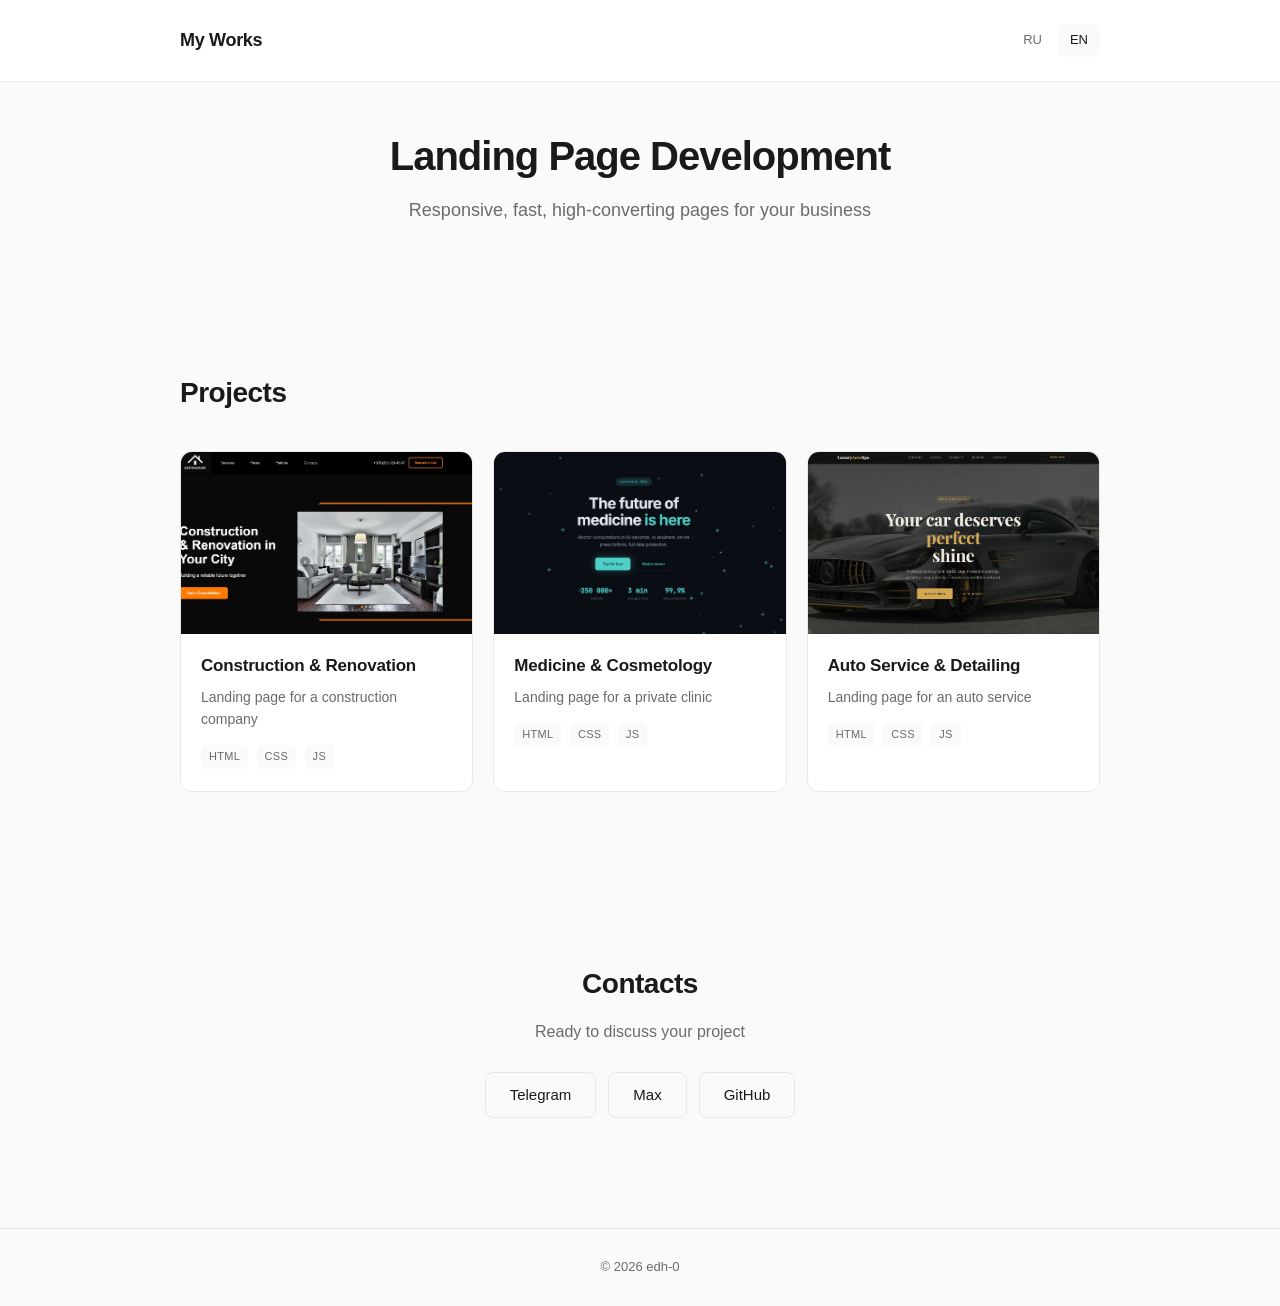
<file: index.html>
<!DOCTYPE html>
<html>
<head>
    <meta charset="UTF-8">
    <script>
        const lang = navigator.language.startsWith('ru') ? 'ru' : 'en';
        window.location.href = lang + '/';
    </script>
</head>
<body>
    <a href="ru/">Русский</a> | <a href="en/">English</a>
</body>
</html>
</file>
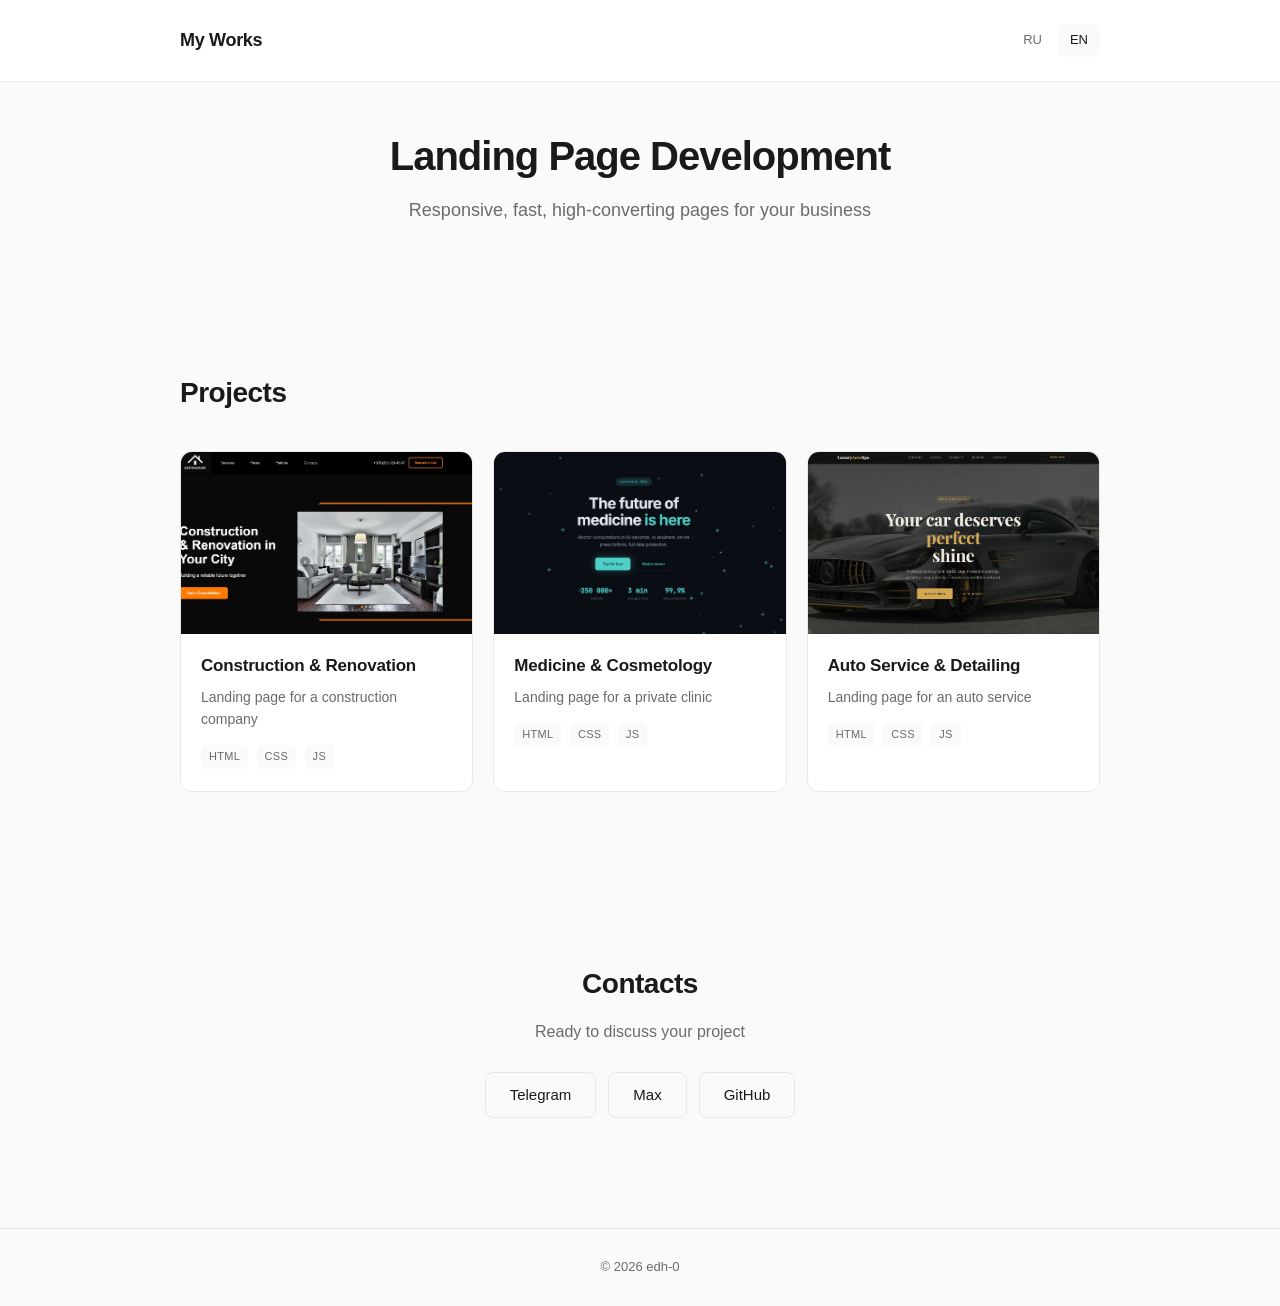
<file: en/index.html>
<!DOCTYPE html>
<html lang="en">
<head>
    <meta charset="UTF-8">
    <meta name="viewport" content="width=device-width, initial-scale=1.0">
    <title>Landing Portfolio | Frontend Developer</title>
    <link rel="stylesheet" href="../css/style.css">
</head>
<body>
    <header class="header">
        <div class="container">
            <h1 class="logo">My Works</h1>
            <div class="lang-switch">
                <a href="../ru/">RU</a>
                <a href="../en/" class="active">EN</a>
            </div>
        </div>
    </header>

    <section class="hero">
        <div class="container">
            <h2>Landing Page Development</h2>
            <p>Responsive, fast, high-converting pages for your business</p>
        </div>
    </section>

    <section class="projects" id="projects">
        <div class="container">
            <h2>Projects</h2>
            <div class="projects-grid">
                
                <a target="_blank" href="construction/" class="project-card">
                    <div class="project-img">
                        <img src="../img/previews/construction.jpg" alt="Construction and Renovation">
                    </div>
                    <div class="project-info">
                        <h3>Construction & Renovation</h3>
                        <p>Landing page for a construction company</p>
                        <span class="tag">HTML</span>
                        <span class="tag">CSS</span>
                        <span class="tag">JS</span>
                    </div>
                </a>

                <a target="_blank" href="medicine/" class="project-card">
                    <div class="project-img">
                        <img src="../img/previews/medicine.jpg" alt="Medicine and Cosmetology">
                    </div>
                    <div class="project-info">
                        <h3>Medicine & Cosmetology</h3>
                        <p>Landing page for a private clinic</p>
                        <span class="tag">HTML</span>
                        <span class="tag">CSS</span>
                        <span class="tag">JS</span>
                    </div>
                </a>

                <a target="_blank" href="auto/" class="project-card">
                    <div class="project-img">
                        <img src="../img/previews/auto.jpg" alt="Auto Service and Detailing">
                    </div>
                    <div class="project-info">
                        <h3>Auto Service & Detailing</h3>
                        <p>Landing page for an auto service</p>
                        <span class="tag">HTML</span>
                        <span class="tag">CSS</span>
                        <span class="tag">JS</span>
                    </div>
                </a>

            </div>
        </div>
    </section>

    <section class="contacts" id="contacts">
        <div class="container">
            <h2>Contacts</h2>
            <p>Ready to discuss your project</p>
            <div class="contacts-links">
                <a target="_blank" href="https://t.me/edhars" class="contact-link">Telegram</a>
                <a target="_blank" href="https://max.ru/u/f9LHodD0cOIxyUWopK2gSvBLqJE3ezTJCBU2cTevCqjnAez9WMdq8DvqJK0" class="contact-link">Max</a>
                <a target="_blank" href="https://github.com/edh-0" class="contact-link">GitHub</a>
            </div>
        </div>
    </section>

    <footer class="footer">
        <div class="container">
            <p>© 2026 edh-0</p>
        </div>
    </footer>
</body>
</html>
</file>
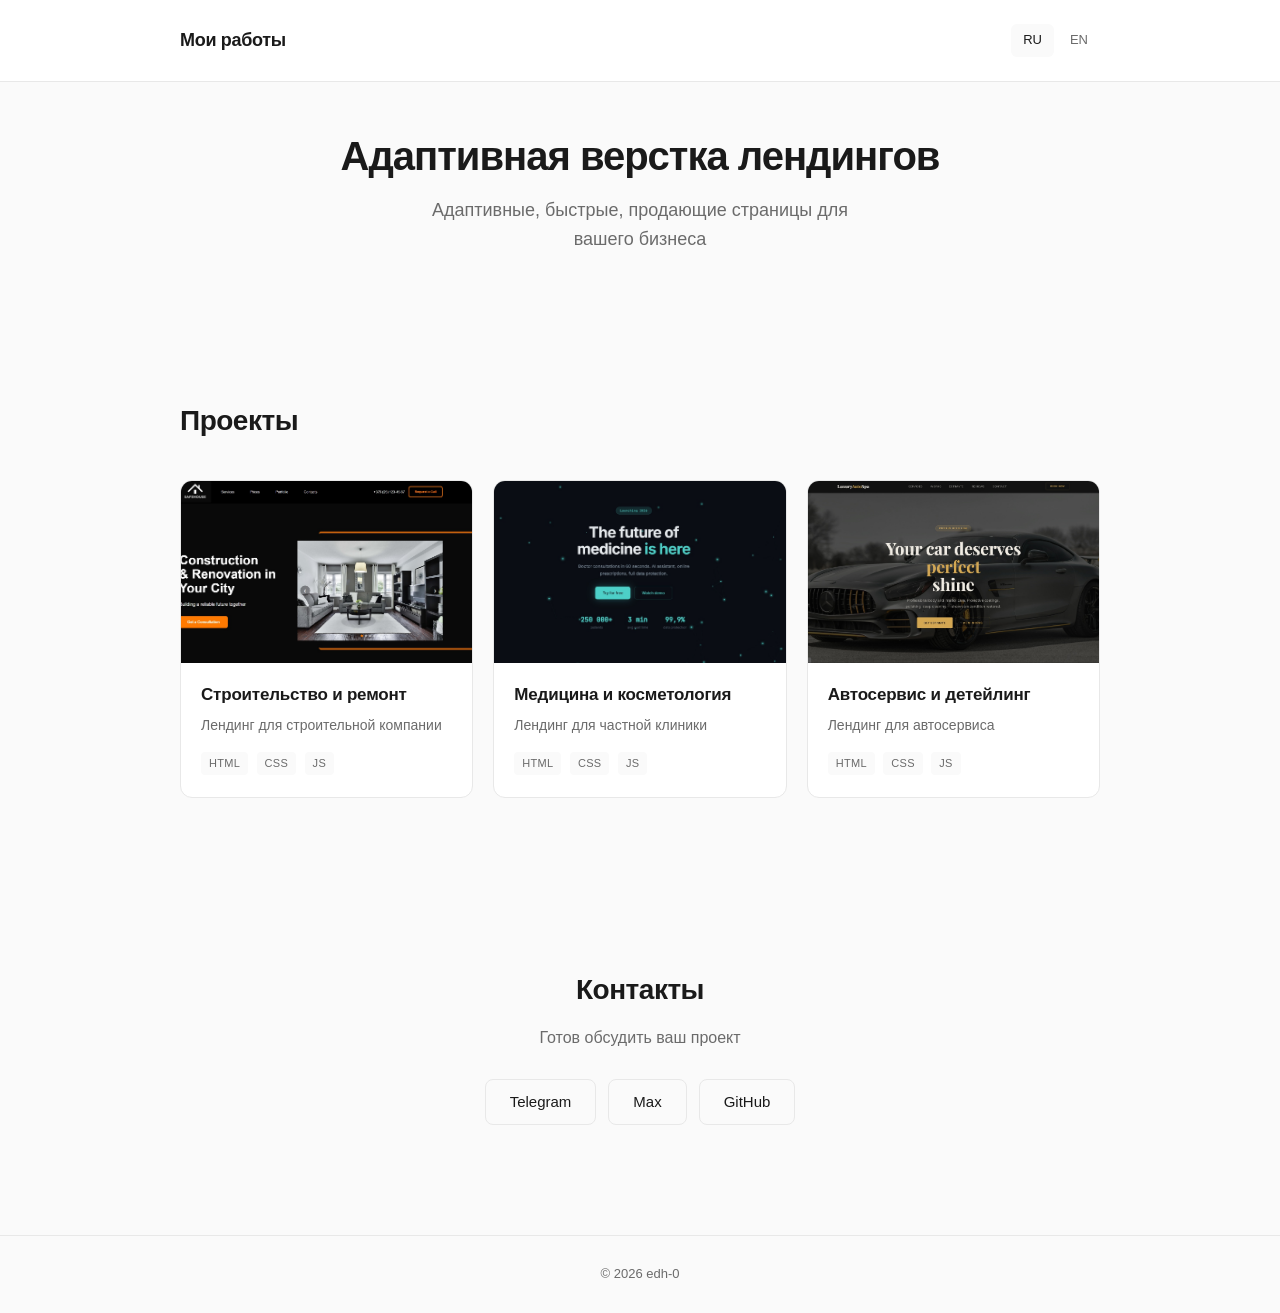
<file: ru/index.html>
<!DOCTYPE html>
<html lang="ru">
<head>
    <meta charset="UTF-8">
    <meta name="viewport" content="width=device-width, initial-scale=1.0">
    <title>Портфолио лендингов | Frontend разработчик</title>
    <link rel="stylesheet" href="../css/style.css">
</head>
<body>
    <header class="header">
        <div class="container">
            <h1 class="logo">Мои работы</h1>
            <div class="lang-switch">
                <a href="../ru/" class="active">RU</a>
                <a href="../en/">EN</a>
            </div>
        </div>
    </header>

    <section class="hero">
        <div class="container">
            <h2>Адаптивная верстка лендингов</h2>
            <p>Адаптивные, быстрые, продающие страницы для вашего бизнеса</p>
        </div>
    </section>

    <section class="projects" id="projects">
        <div class="container">
            <h2>Проекты</h2>
            <div class="projects-grid">
                
                <a target="_blank" href="construction/" class="project-card">
                    <div class="project-img">
                        <img src="../img/previews/construction.jpg" alt="Строительство и ремонт">
                    </div>
                    <div class="project-info">
                        <h3>Строительство и ремонт</h3>
                        <p>Лендинг для строительной компании</p>
                        <span class="tag">HTML</span>
                        <span class="tag">CSS</span>
                        <span class="tag">JS</span>
                    </div>
                </a>

                <a target="_blank" href="medicine/" class="project-card">
                    <div class="project-img">
                        <img src="../img/previews/medicine.jpg" alt="Медицина и косметология">
                    </div>
                    <div class="project-info">
                        <h3>Медицина и косметология</h3>
                        <p>Лендинг для частной клиники</p>
                        <span class="tag">HTML</span>
                        <span class="tag">CSS</span>
                        <span class="tag">JS</span>
                    </div>
                </a>

                <a target="_blank" href="auto/" class="project-card">
                    <div class="project-img">
                        <img src="../img/previews/auto.jpg" alt="Автосервис и детейлинг">
                    </div>
                    <div class="project-info">
                        <h3>Автосервис и детейлинг</h3>
                        <p>Лендинг для автосервиса</p>
                        <span class="tag">HTML</span>
                        <span class="tag">CSS</span>
                        <span class="tag">JS</span>
                    </div>
                </a>

            </div>
        </div>
    </section>

    <section class="contacts" id="contacts">
        <div class="container">
            <h2>Контакты</h2>
            <p>Готов обсудить ваш проект</p>
            <div class="contacts-links">
                <a target="_blank" href="https://t.me/edhars" class="contact-link">Telegram</a>
                <a target="_blank" href="https://max.ru/u/f9LHodD0cOIxyUWopK2gSvBLqJE3ezTJCBU2cTevCqjnAez9WMdq8DvqJK0" class="contact-link">Max</a>
                <a target="_blank" href="https://github.com/edh-0" class="contact-link">GitHub</a>
            </div>
        </div>
    </section>

    <footer class="footer">
        <div class="container">
            <p>© 2026 edh-0</p>
        </div>
    </footer>
</body>
</html>
</file>
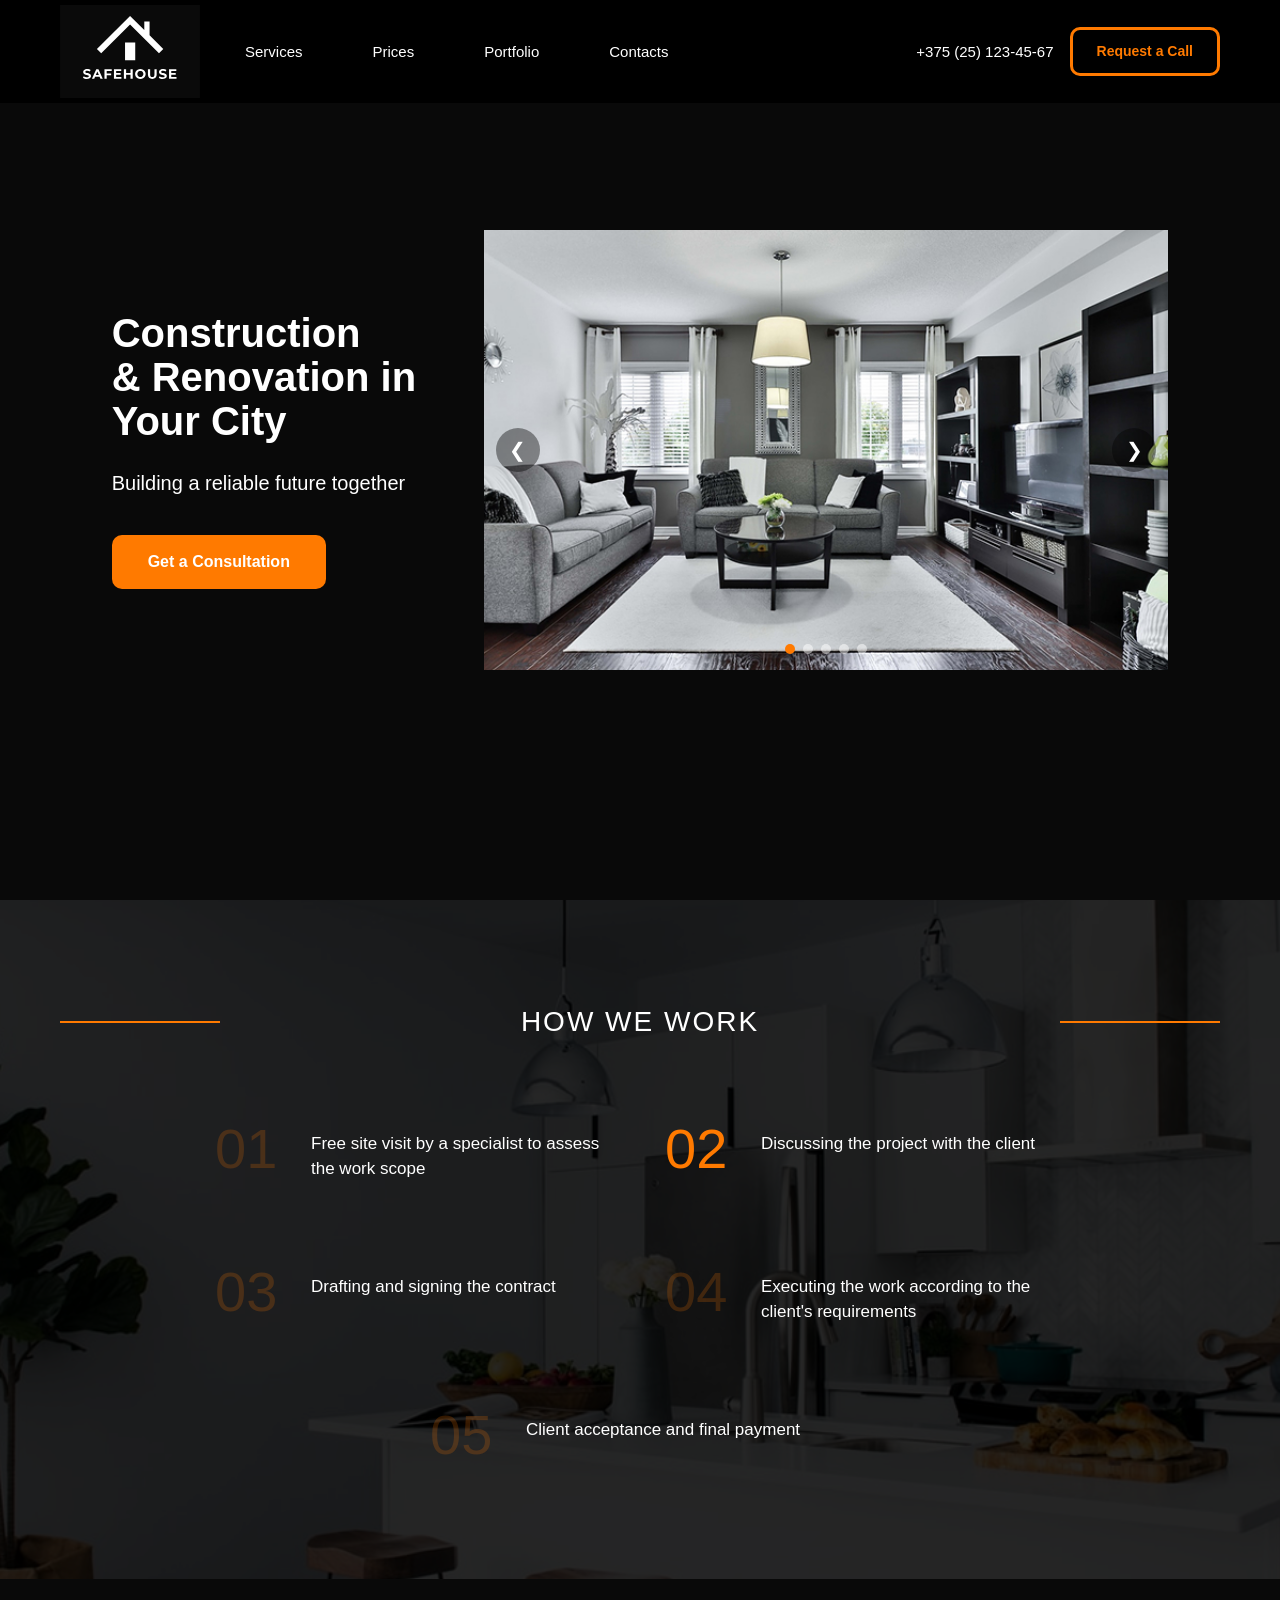
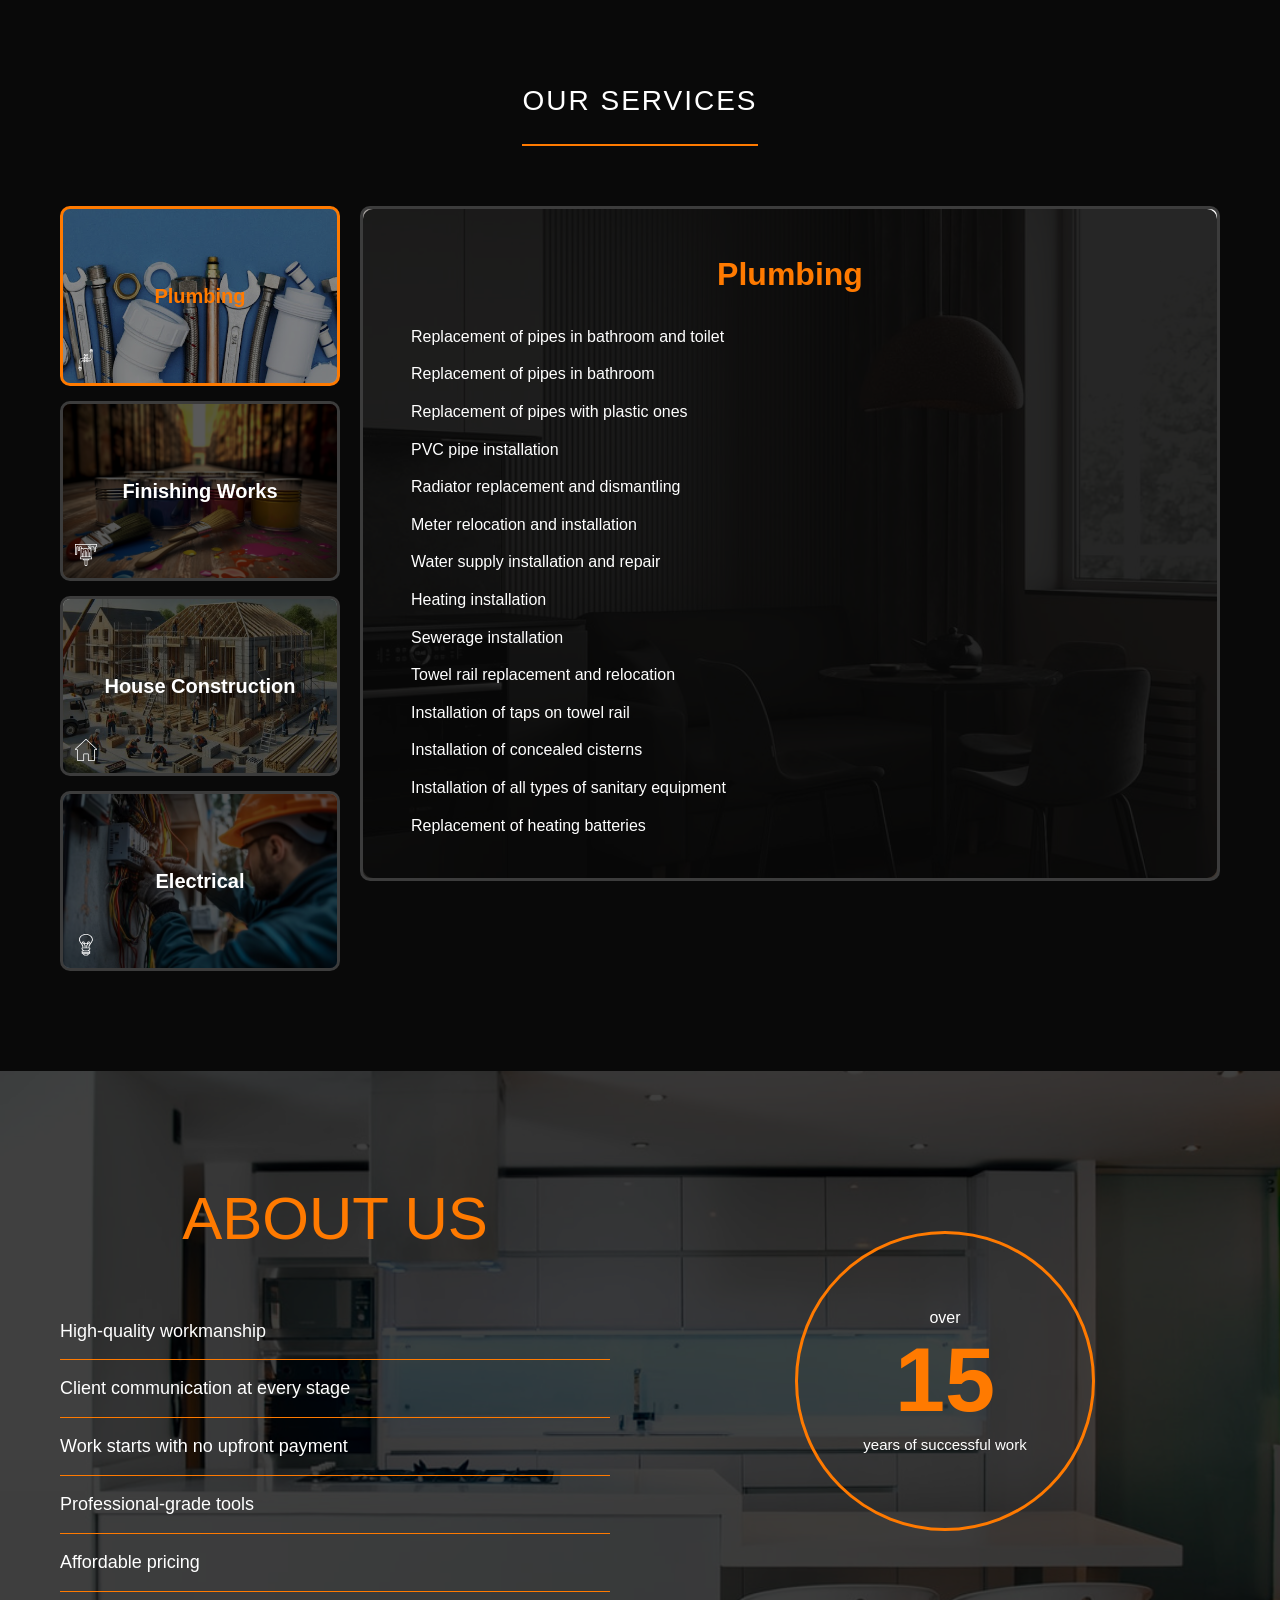
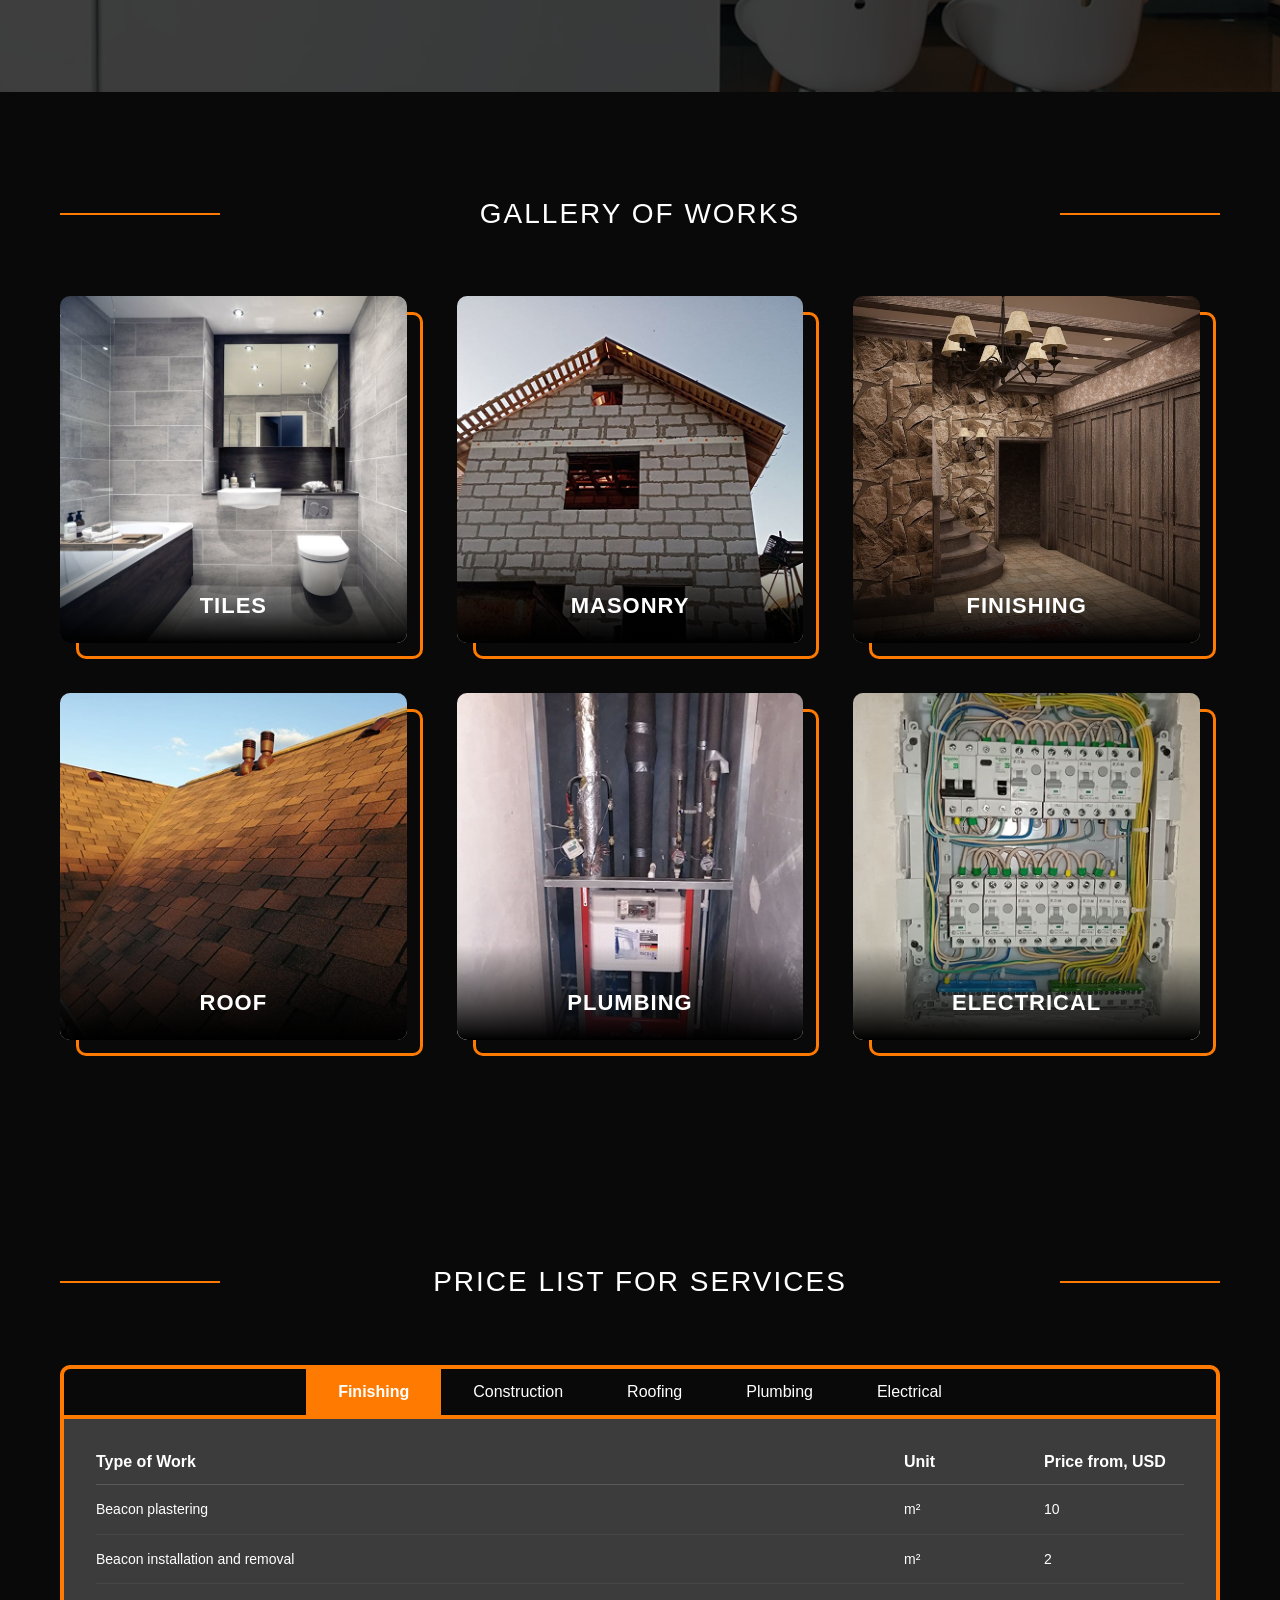
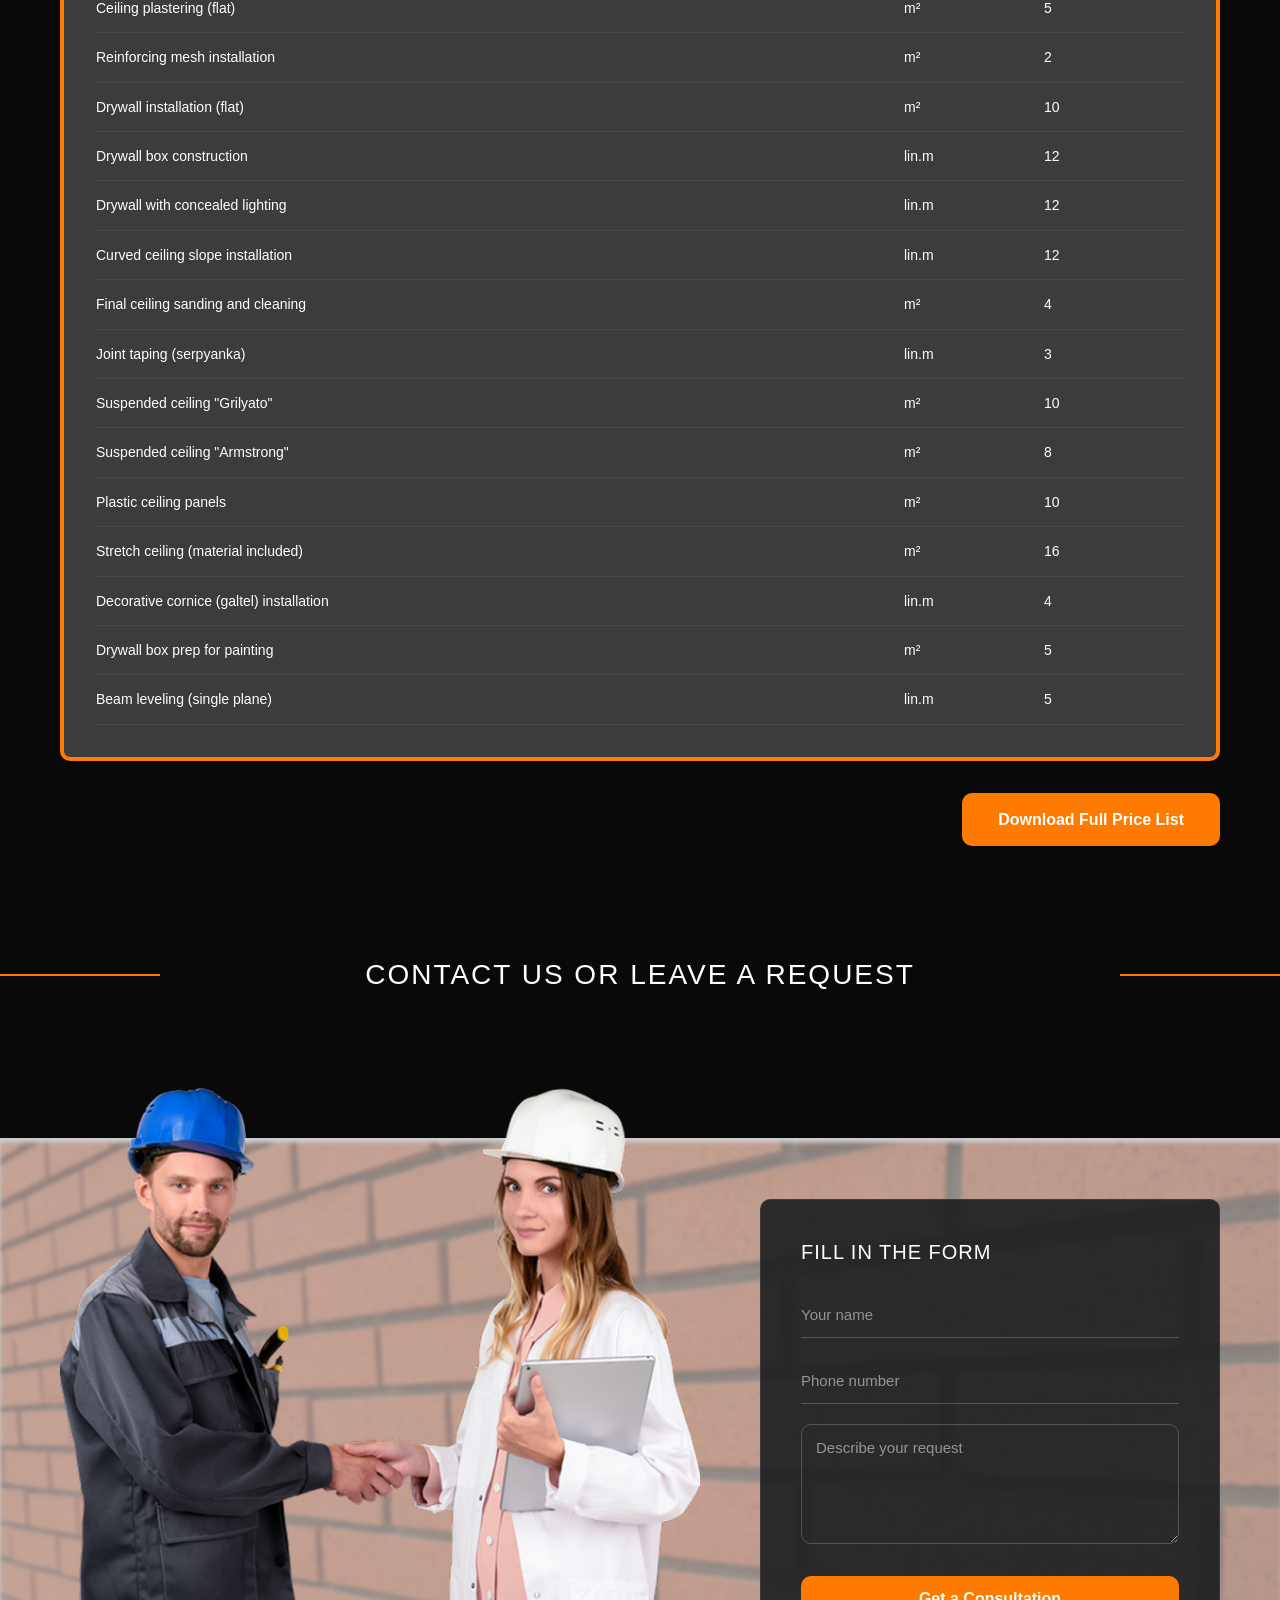
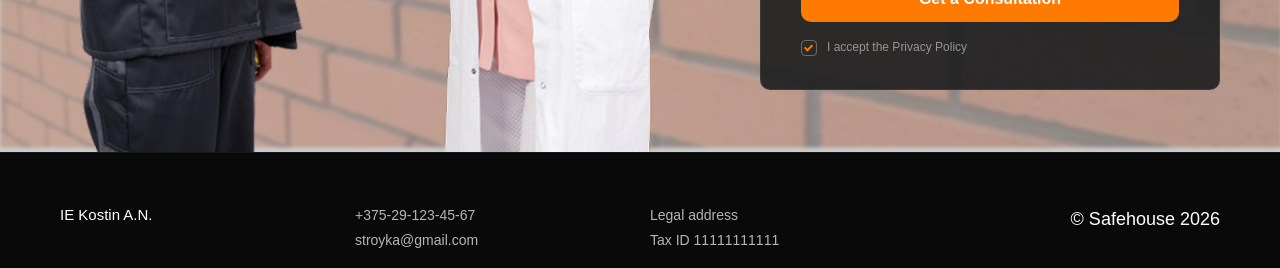
<file: en/construction/index.html>
<!DOCTYPE html>
<html lang="en">
<head>
    <meta charset="UTF-8">
    <meta name="viewport" content="width=device-width, initial-scale=1.0">
    <title>Construction & Renovation in Your City | Safehouse</title>
    <link rel="stylesheet" href="css/main.css">
    <link rel="stylesheet" href="css/adaptive.css">
</head>
<body>
    <!-- ===== HEADER ===== -->
    <header class="header">
        <div class="container">
            <a href="#" class="logo">
                <img src="img/logo.svg" alt="Safehouse">
            </a>
            <button class="burger" aria-label="Меню">
                <span></span>
                <span></span>
                <span></span>
            </button>
            <div class="header-right">
                <nav class="nav">
                    <a href="#services">Services</a>
                    <a href="#prices">Prices</a>
                    <a href="#portfolio">Portfolio</a>
                    <a href="#contacts">Contacts</a>
                </nav>
                <div class="header-phone">
                    <a href="tel:+375251234567">+375 (25) 123-45-67</a>
                    <a href="#contacts" class="btn btn-outline">Request a Call</a>
                </div>
            </div>
        </div>
    </header>

    <!-- ===== HERO ===== -->
    <section class="hero">
        <div class="container">
            <div class="hero-content">
                <h1>Construction<br>& Renovation in Your City</h1>
                <p class="hero-subtitle">Building a reliable future together</p>
                <a href="#contacts" class="btn btn-primary">Get a Consultation</a>
            </div>
            <div class="hero-slider">
                <div class="hero-slides">
                    <img src="img/hero-1.jpg" alt="House 1" class="active">
                    <img src="img/hero-2.jpg" alt="House 2">
                    <img src="img/hero-3.jpg" alt="House 3">
                    <img src="img/hero-4.jpg" alt="House 4">
                    <img src="img/hero-5.jpg" alt="House 5">
                </div>
                <button class="slider-arrow slider-arrow--prev">&#10094;</button>
                <button class="slider-arrow slider-arrow--next">&#10095;</button>
                <div class="slider-dots">
                    <span class="dot active" data-slide="0"></span>
                    <span class="dot" data-slide="1"></span>
                    <span class="dot" data-slide="2"></span>
                    <span class="dot" data-slide="3"></span>
                    <span class="dot" data-slide="4"></span>
                </div>
            </div>
        </div>
    </section>

    <!-- ===== HOW WE WORK ===== -->
    <section class="steps">
        <div class="container">
            <div class="section-header">
                <div class="section-line"></div>
                <h2>HOW WE WORK</h2>
                <div class="section-line"></div>
            </div>
            <div class="steps-grid">
                <div class="step-item">
                    <span class="step-number">01</span>
                    <p class="step-text">Free site visit by a specialist to assess the work scope</p>
                </div>
                <div class="step-item">
                    <span class="step-number">02</span>
                    <p class="step-text">Discussing the project with the client</p>
                </div>
                <div class="step-item">
                    <span class="step-number">03</span>
                    <p class="step-text">Drafting and signing the contract</p>
                </div>
                <div class="step-item">
                    <span class="step-number">04</span>
                    <p class="step-text">Executing the work according to the client's requirements</p>
                </div>
                <div class="step-item">
                    <span class="step-number">05</span>
                    <p class="step-text">Client acceptance and final payment</p>
                </div>
            </div>
        </div>
    </section>

    <!-- ===== OUR SERVICES ===== -->
    <section class="services" id="services">
        <div class="container">
            <div class="section-header section-header--underline">
                <h2>OUR SERVICES</h2>
            </div>
            <div class="services-grid">
                <div class="services-list">
                    <button class="service-tab service-tab--active" data-service="plumbing" style="background-image: url('img/service-plumbing.jpg');">
                        <span>Plumbing</span>
                        <img src="img/logo-plumbing.svg" class="service-icon">
                    </button>
                    <button class="service-tab" data-service="finishing" style="background-image: url('img/service-finishing.jpg');">
                        <span>Finishing Works</span>
                        <img src="img/logo-building.svg" class="service-icon">
                    </button>
                    <button class="service-tab" data-service="building" style="background-image: url('img/service-building.jpg');">
                        <span>House Construction</span>
                        <img src="img/logo-finishing.svg" class="service-icon">
                    </button>
                    <button class="service-tab" data-service="electrical" style="background-image: url('img/service-electrical.jpg');">
                        <span>Electrical</span>
                        <img src="img/logo-electrical.svg" class="service-icon">
                    </button>
                </div>
                <div class="service-detail" id="service-detail"></div>
            </div>
        </div>
    </section>

    <!-- ===== ABOUT US ===== -->
    <section class="about" id="about">
        <div class="container">
            <div class="about-grid">
                <div class="about-left">
                    <h2>ABOUT US</h2>
                    <ul class="about-list">
                        <li>High-quality workmanship</li>
                        <li>Client communication at every stage</li>
                        <li>Work starts with no upfront payment</li>
                        <li>Professional-grade tools</li>
                        <li>Affordable pricing</li>
                    </ul>
                </div>
                <div class="about-right">
                    <div class="about-circle">
                        <span class="about-years-label">over</span>
                        <span class="about-years">15</span>
                        <span class="about-years-text">years of successful work</span>
                    </div>
                </div>
            </div>
        </div>
    </section>

    <!-- ===== GALLERY OF WORKS ===== -->
    <section class="gallery" id="portfolio">
        <div class="container">
            <div class="section-header">
                <div class="section-line"></div>
                <h2>GALLERY OF WORKS</h2>
                <div class="section-line"></div>
            </div>
            <div class="gallery-grid">
                <a href="#" class="gallery-card" data-category="tiles">
                    <div class="gallery-image-wrap">
                        <img src="img/gallery-tiles-2.jpg" alt="Tiles">
                        <div class="gallery-overlay">
                            <span>TILES</span>
                        </div>
                    </div>
                </a>
                <a href="#" class="gallery-card" data-category="masonry">
                    <div class="gallery-image-wrap">
                        <img src="img/gallery-masonry.jpg" alt="Masonry">
                        <div class="gallery-overlay">
                            <span>MASONRY</span>
                        </div>
                    </div>
                </a>
                <a href="#" class="gallery-card" data-category="finishing">
                    <div class="gallery-image-wrap">
                        <img src="img/gallery-finishing-2.jpg" alt="Finishing">
                        <div class="gallery-overlay">
                            <span>FINISHING</span>
                        </div>
                    </div>
                </a>
                <a href="#" class="gallery-card" data-category="roof">
                    <div class="gallery-image-wrap">
                        <img src="img/gallery-roof.jpg" alt="Roof">
                        <div class="gallery-overlay">
                            <span>ROOF</span>
                        </div>
                    </div>
                </a>
                <a href="#" class="gallery-card" data-category="plumbing">
                    <div class="gallery-image-wrap">
                        <img src="img/gallery-plumbing.jpg" alt="Plumbing">
                        <div class="gallery-overlay">
                            <span>PLUMBING</span>
                        </div>
                    </div>
                </a>
                <a href="#" class="gallery-card" data-category="electrical">
                    <div class="gallery-image-wrap">
                        <img src="img/gallery-electrical.jpg" alt="Electrical">
                        <div class="gallery-overlay">
                            <span>ELECTRICAL</span>
                        </div>
                    </div>
                </a>
            </div>
        </div>
    </section>

    <!-- ===== PRICE LIST ===== -->
    <section class="prices" id="prices">
        <div class="container">
            <div class="section-header">
                <div class="section-line"></div>
                <h2>PRICE LIST FOR SERVICES</h2>
                <div class="section-line"></div>
            </div>
            <div class="prices-tabs">
                <button class="prices-tab prices-tab--active">Finishing</button>
                <button class="prices-tab">Construction</button>
                <button class="prices-tab">Roofing</button>
                <button class="prices-tab">Plumbing</button>
                <button class="prices-tab">Electrical</button>
            </div>
            <div class="prices-table-wrap">
                <table class="prices-table">
                    <thead>
                        <tr>
                            <th>Type of Work</th>
                            <th>Unit</th>
                            <th>Price from, USD</th>
                        </tr>
                    </thead>
                    <tbody>
                        <tr><td>Beacon plastering</td><td>m²</td><td>10</td></tr>
                        <tr><td>Beacon installation and removal</td><td>m²</td><td>2</td></tr>
                        <tr><td>Ceiling plastering (flat)</td><td>m²</td><td>5</td></tr>
                        <tr><td>Reinforcing mesh installation</td><td>m²</td><td>2</td></tr>
                        <tr><td>Drywall installation (flat)</td><td>m²</td><td>10</td></tr>
                        <tr><td>Drywall box construction</td><td>lin.m</td><td>12</td></tr>
                        <tr><td>Drywall with concealed lighting</td><td>lin.m</td><td>12</td></tr>
                        <tr><td>Curved ceiling slope installation</td><td>lin.m</td><td>12</td></tr>
                        <tr><td>Final ceiling sanding and cleaning</td><td>m²</td><td>4</td></tr>
                        <tr><td>Joint taping (serpyanka)</td><td>lin.m</td><td>3</td></tr>
                        <tr><td>Suspended ceiling "Grilyato"</td><td>m²</td><td>10</td></tr>
                        <tr><td>Suspended ceiling "Armstrong"</td><td>m²</td><td>8</td></tr>
                        <tr><td>Plastic ceiling panels</td><td>m²</td><td>10</td></tr>
                        <tr><td>Stretch ceiling (material included)</td><td>m²</td><td>16</td></tr>
                        <tr><td>Decorative cornice (galtel) installation</td><td>lin.m</td><td>4</td></tr>
                        <tr><td>Drywall box prep for painting</td><td>m²</td><td>5</td></tr>
                        <tr><td>Beam leveling (single plane)</td><td>lin.m</td><td>5</td></tr>
                    </tbody>
                </table>
            </div>
            <a href="docs/price-en.pdf" class="btn btn-primary prices-download" download>Download Full Price List</a>
        </div>
    </section>

    <!-- ===== CONTACT US ===== -->
     <div class="section-header contact-header">
        <div class="section-line"></div>
        <h2>CONTACT US OR LEAVE A REQUEST</h2>
        <div class="section-line"></div>
    </div>
    <section class="contact" id="contacts">
        <div class="container">
            <div class="contact-wrapper">
                <div class="contact-image-side">
                    <img src="img/contact-worker.png" alt="Worker">
                </div>
                <div class="contact-form-side">
                    <form class="contact-form">
                        <div class="form-row">
                            <span class="form-label">FILL IN THE FORM</span>
                        </div>
                        <input type="text" class="form-input" placeholder="Your name">
                        <input type="tel" class="form-input" placeholder="Phone number">
                        <textarea class="form-textarea" placeholder="Describe your request"></textarea>
                        <button type="submit" class="btn btn-primary form-submit">Get a Consultation</button>
                        <label class="form-checkbox">
                            <input type="checkbox" checked>
                            <span class="checkmark"></span>
                            <span>I accept the Privacy Policy</span>
                        </label>
                    </form>
                </div>
            </div>
        </div>
    </section>

    <!-- ===== FOOTER ===== -->
    <footer class="footer">
        <div class="container">
            <div class="footer-grid">
                <div class="footer-col">
                    <h4>IE Kostin A.N.</h4>
                </div>
                <div class="footer-col">
                    <a href="tel:+375291234567">+375-29-123-45-67</a>
                    <a href="mailto:stroyka@gmail.com">stroyka@gmail.com</a>
                </div>
                <div class="footer-col">
                    <p>Legal address</p>
                    <p>Tax ID 11111111111</p>
                </div>
                <div class="footer-col footer-col--right">
                    <p class="footer-copy">© Safehouse 2026</p>
                </div>
            </div>
        </div>
    </footer>

    <script type="module" src="js/main.js"></script>
</body>
</html>
</file>
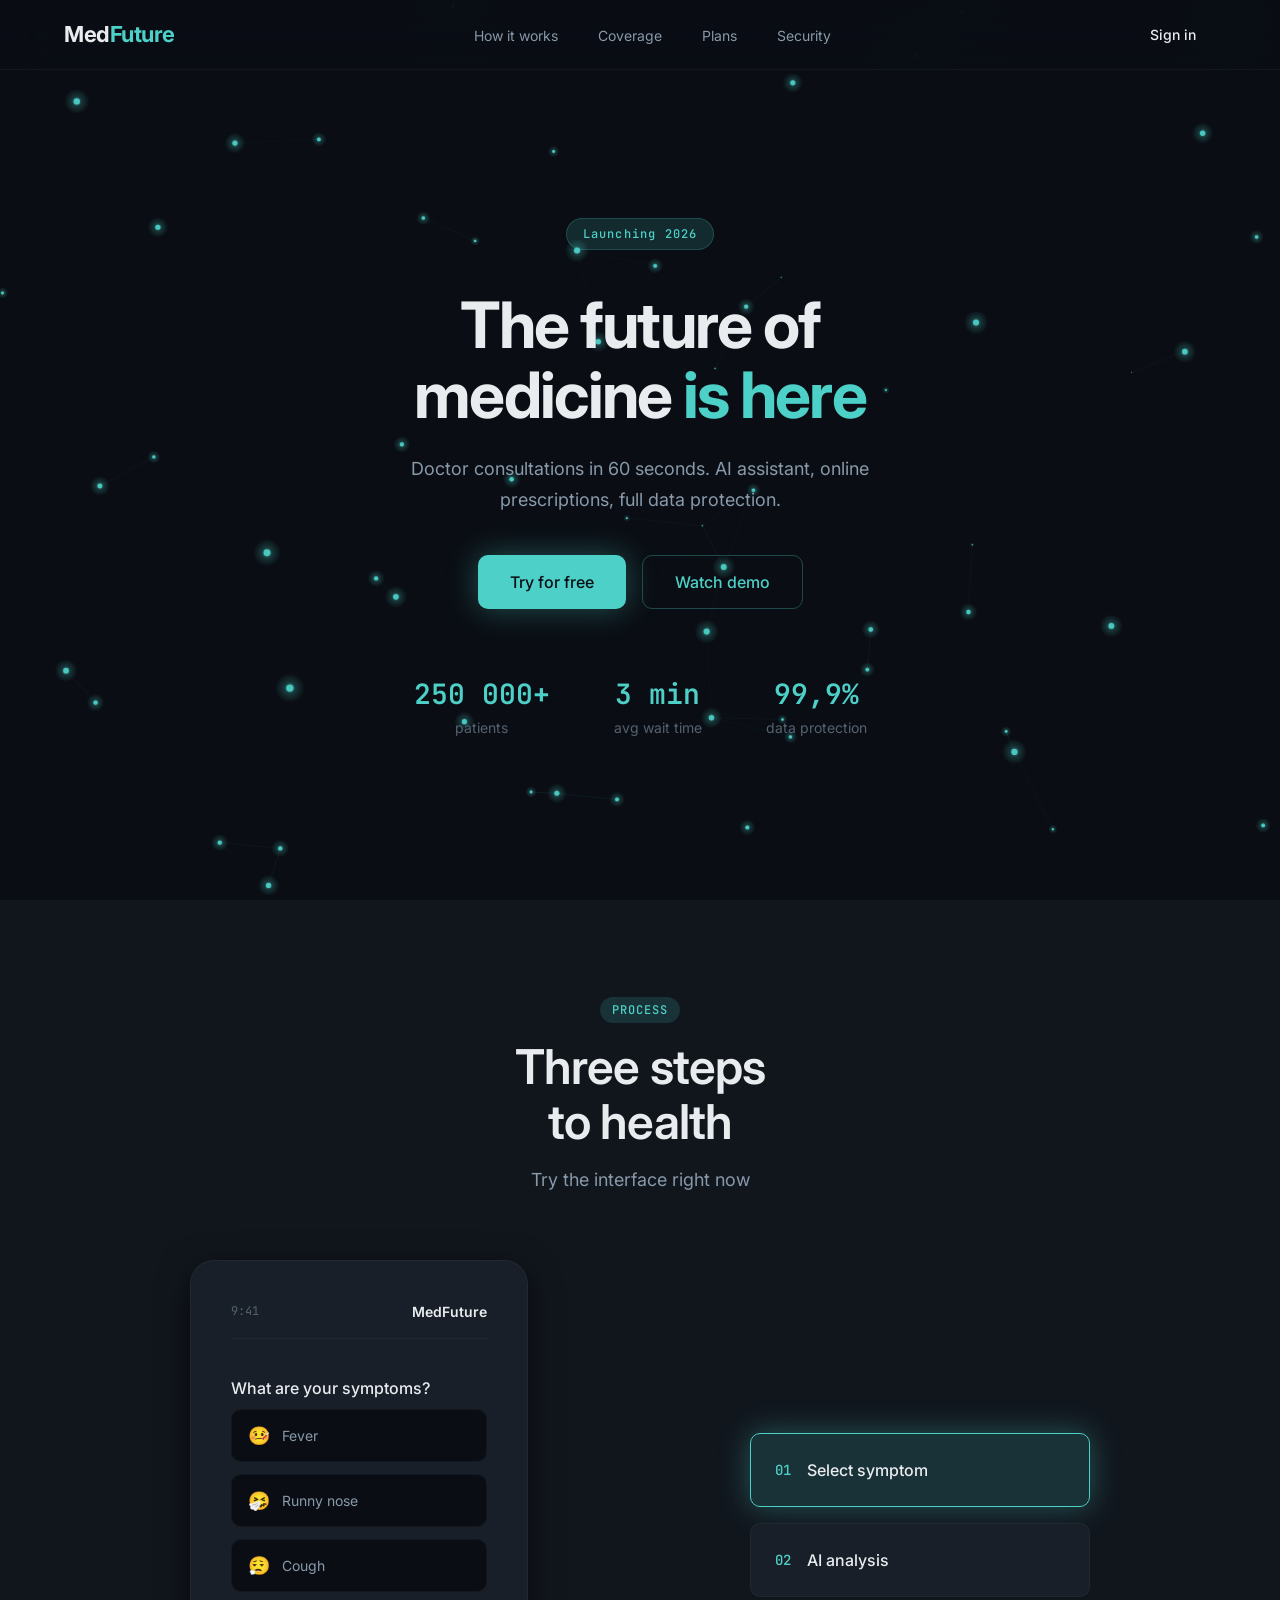
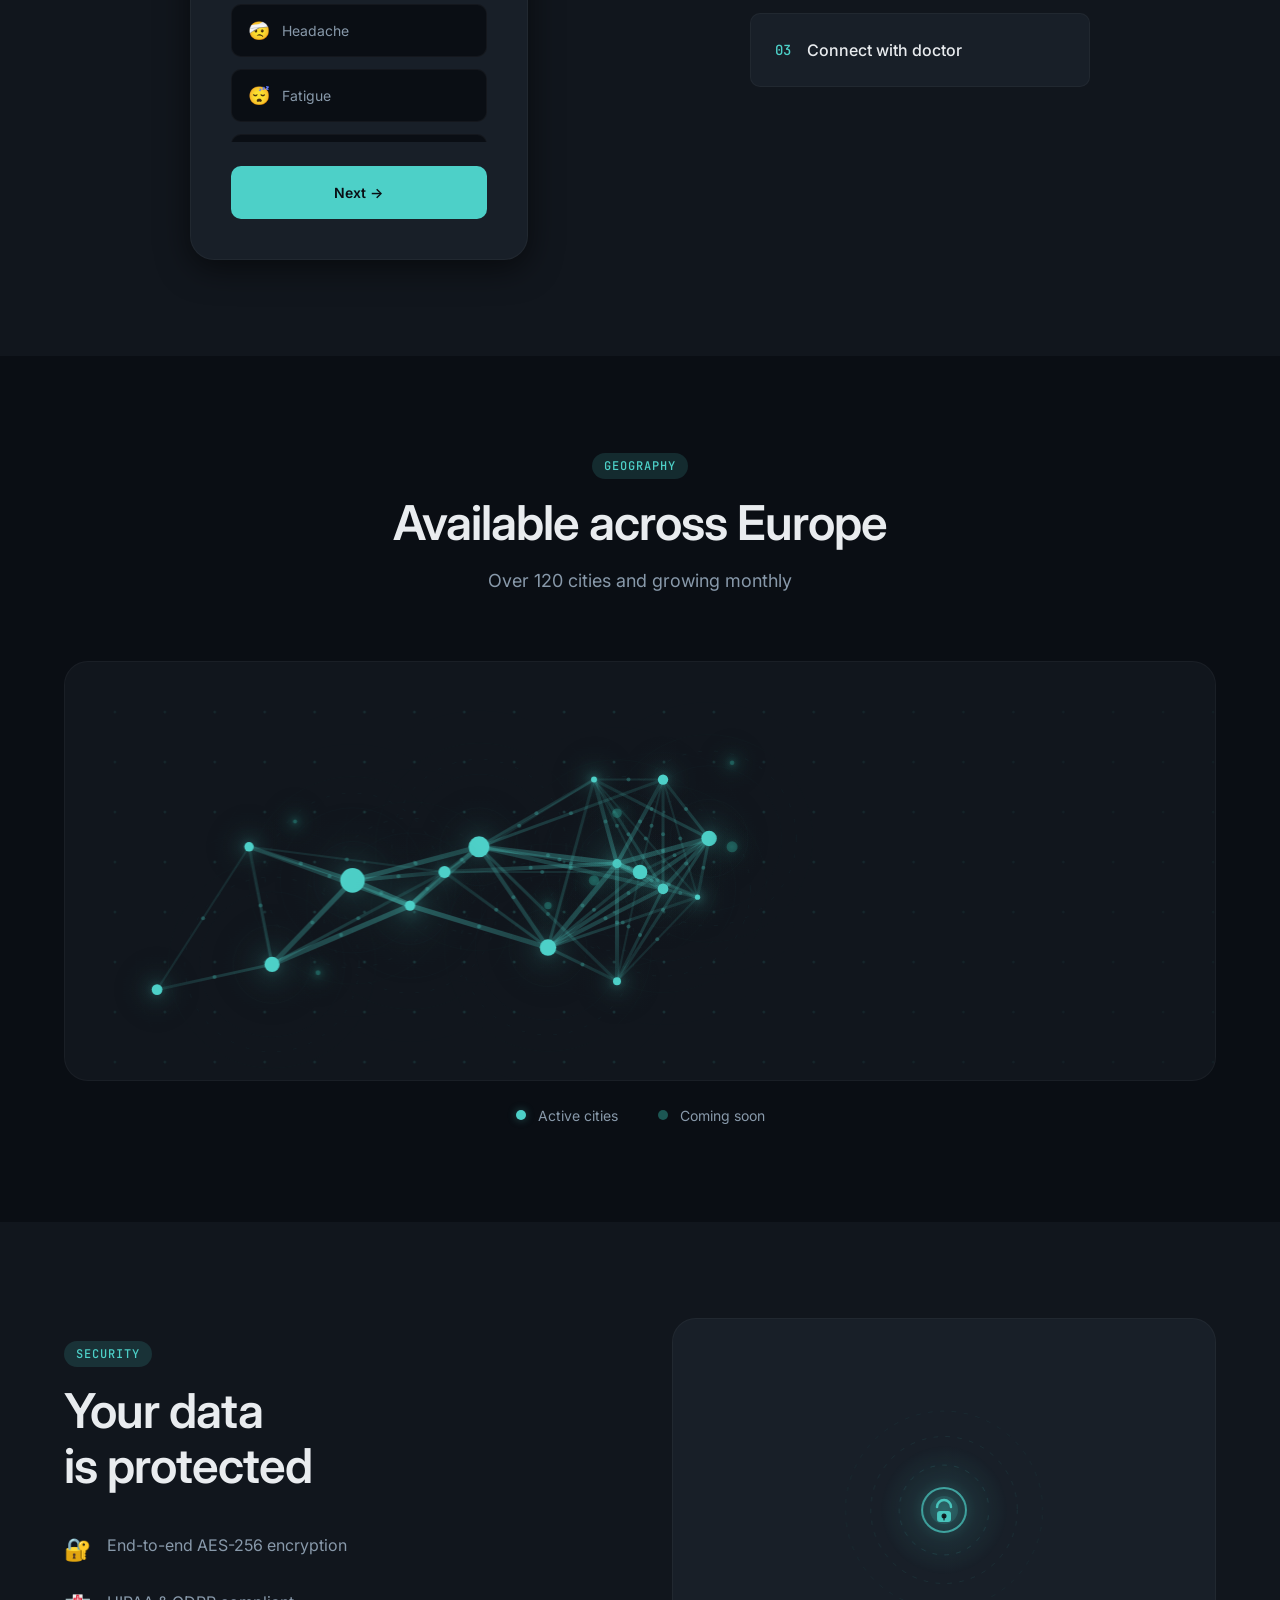
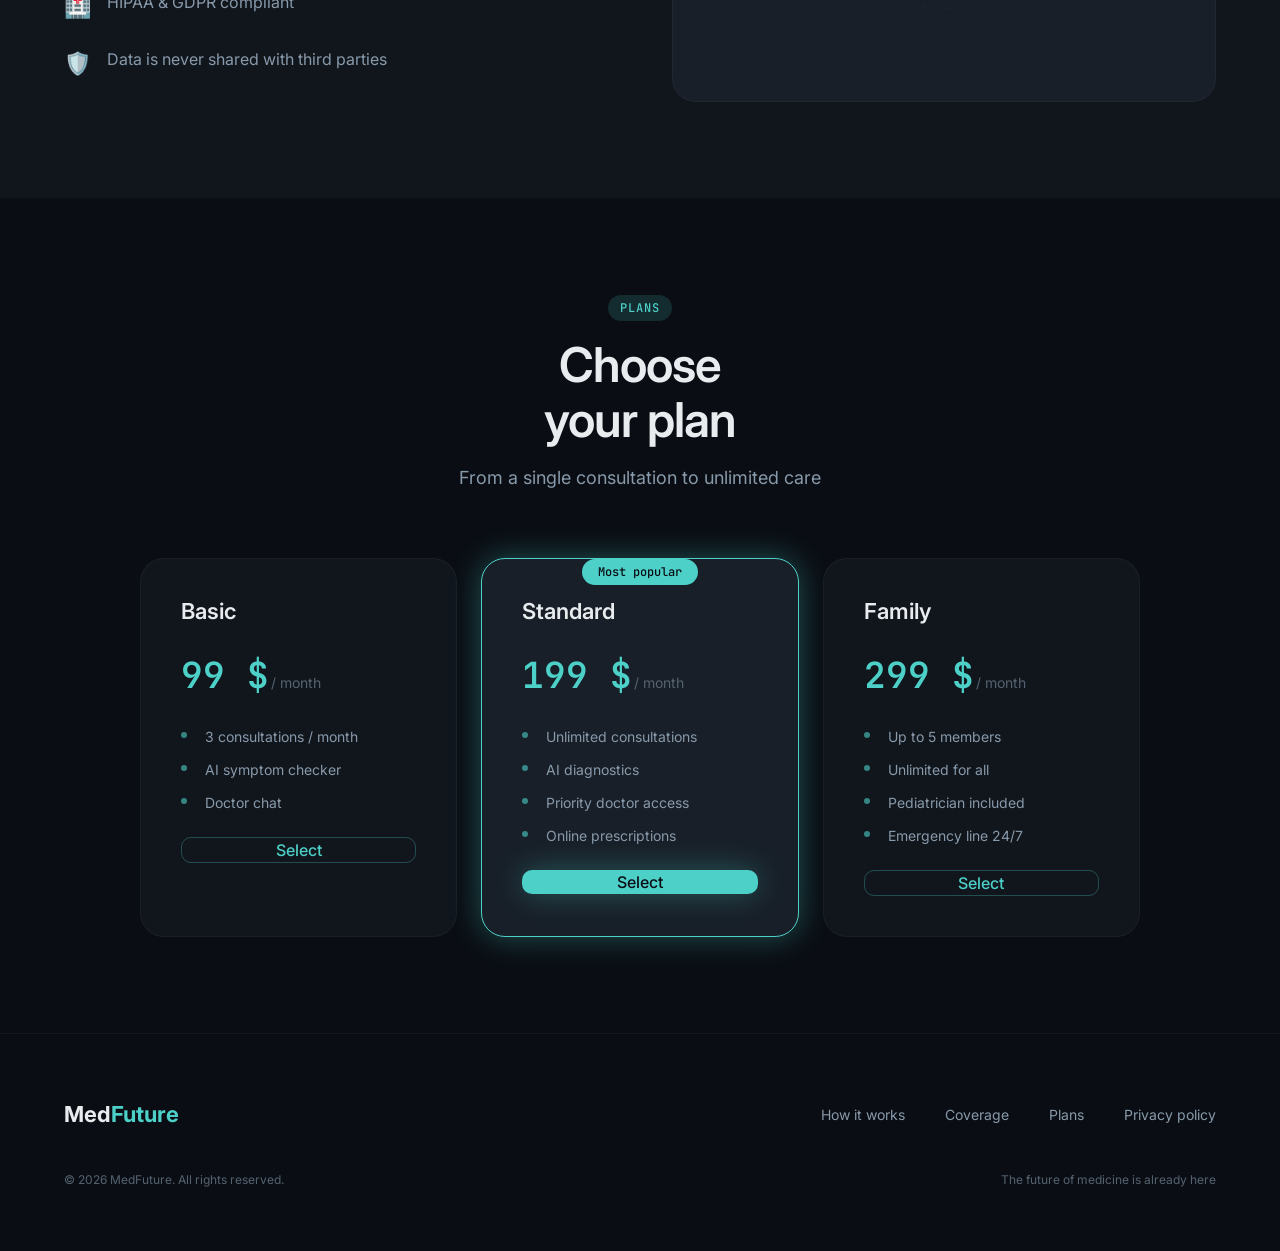
<file: en/medicine/index.html>
<!DOCTYPE html>
<html lang="ru">
<head>
  <meta charset="UTF-8">
  <meta name="viewport" content="width=device-width, initial-scale=1.0">
  <meta name="description" content="MedTech — Telemedicine of the future. Online consultations, AI diagnostics, and data protection.">

  <title>MedFuture — The future of medicine is already here</title>

  <!-- Google Fonts -->
  <link rel="preconnect" href="https://fonts.googleapis.com">
  <link rel="preconnect" href="https://fonts.gstatic.com" crossorigin>
  <link href="https://fonts.googleapis.com/css2?family=Inter:wght@300;400;500;600;700&family=JetBrains+Mono:wght@400;500&display=swap" rel="stylesheet">

  <!-- Стили -->
  <link rel="stylesheet" href="css/reset.css">
  <link rel="stylesheet" href="css/variables.css">
  <link rel="stylesheet" href="css/style.css">
</head>
<body>

  <!-- Header / навигация -->
  <header class="header" id="header">
    <div class="container header__inner">
      <a href="#" class="header__logo">
        <span class="header__logo-text">Med</span><span class="header__logo-accent">Future</span>
      </a>
      <nav class="header__nav">
        <ul class="header__nav-list">
          <li><a href="#how-it-works" class="header__nav-link">How it works</a></li>
          <li><a href="#coverage" class="header__nav-link">Coverage</a></li>
          <li><a href="#tariffs" class="header__nav-link">Plans</a></li>
          <li><a href="#security" class="header__nav-link">Security</a></li>
        </ul>
      </nav>
      <button class="header__cta btn btn--sm">Sign in</button>
      <button class="header__burger" aria-label="Меню" id="burger-btn">
        <span></span><span></span><span></span>
      </button>
    </div>
  </header>

  <!-- Hero -->
  <section class="hero" id="hero">
    <div class="hero__bg" id="hero-canvas-container">
      <canvas id="hero-canvas"></canvas>
    </div>
    <div class="container hero__content">
      <span class="hero__badge">Launching 2026</span>
      <h1 class="hero__title">
        The future of<br>medicine <span class="hero__title-accent">is here</span>
      </h1>
      <p class="hero__subtitle">
        Doctor consultations in 60 seconds. AI assistant, online prescriptions, full data protection.
      </p>
      <div class="hero__actions">
        <button class="btn btn--primary btn--lg">Try for free</button>
        <button class="btn btn--outline btn--lg">Watch demo</button>
      </div>
      <div class="hero__stats">
        <div class="hero__stat">
          <span class="hero__stat-value">250 000+</span>
          <span class="hero__stat-label">patients</span>
        </div>
        <div class="hero__stat">
          <span class="hero__stat-value">3 min</span>
          <span class="hero__stat-label">avg wait time</span>
        </div>
        <div class="hero__stat">
          <span class="hero__stat-value">99,9%</span>
          <span class="hero__stat-label">data protection</span>
        </div>
      </div>
    </div>
  </section>

  <!-- Как работает — симуляция приложения -->
  <section class="how-it-works" id="how-it-works">
    <div class="container">
      <div class="section-header">
        <span class="section-header__label">Process</span>
        <h2 class="section-header__title">Three steps<br>to health</h2>
        <p class="section-header__desc">Try the interface right now</p>
      </div>

      <div class="app-simulation" id="app-simulation">
        <div class="app-simulation__frame">
          <div class="app-simulation__screen" id="app-screen">
          </div>
        </div>
        <div class="app-simulation__steps" id="app-steps">
          <button class="app-step active" data-step="0">
            <span class="app-step__num">01</span>
            <span class="app-step__title">Select symptom</span>
          </button>
          <button class="app-step" data-step="1">
            <span class="app-step__num">02</span>
            <span class="app-step__title">AI analysis</span>
          </button>
          <button class="app-step" data-step="2">
            <span class="app-step__num">03</span>
            <span class="app-step__title">Connect with doctor</span>
          </button>
        </div>
      </div>
    </div>
  </section>

  <!-- Охват — карта -->
  <section class="coverage" id="coverage">
    <div class="container">
      <div class="section-header">
        <span class="section-header__label">Geography</span>
        <h2 class="section-header__title">Available across Europe</h2>
        <p class="section-header__desc">Over 120 cities and growing monthly</p>
      </div>

      <div class="coverage__map-container">
        <div class="coverage__map" id="coverage-map">
        </div>
        <div class="coverage__legend">
          <div class="coverage__legend-item">
            <span class="coverage__dot coverage__dot--active"></span> Active cities
          </div>
          <div class="coverage__legend-item">
            <span class="coverage__dot coverage__dot--soon"></span> Coming soon
          </div>
        </div>
      </div>
    </div>
  </section>

  <!-- Безопасность -->
  <section class="security" id="security">
    <div class="container">
      <div class="security__grid">
        <div class="security__content">
          <div class="section-header section-header--left">
            <span class="section-header__label">Security</span>
            <h2 class="section-header__title">Your data<br>is protected</h2>
          </div>
          <ul class="security__list">
            <li class="security__list-item">
              <span class="security__icon">🔐</span>
              <span>End-to-end AES-256 encryption</span>
            </li>
            <li class="security__list-item">
              <span class="security__icon">🏥</span>
              <span>HIPAA & GDPR compliant</span>
            </li>
            <li class="security__list-item">
              <span class="security__icon">🛡️</span>
              <span>Data is never shared with third parties</span>
            </li>
          </ul>
        </div>
        <div class="security__visual" id="security-canvas-container">
        </div>
      </div>
    </div>
  </section>

  <!-- Тарифы -->
  <section class="tariffs" id="tariffs">
    <div class="container">
      <div class="section-header">
        <span class="section-header__label">Plans</span>
        <h2 class="section-header__title">Choose<br>your plan</h2>
        <p class="section-header__desc">From a single consultation to unlimited care</p>
      </div>

      <div class="tariffs__grid">
        <!-- Карточка 1: Базовый -->
        <article class="tariff-card" data-glitch>
          <div class="tariff-card__inner">
            <h3 class="tariff-card__name">Basic</h3>
            <div class="tariff-card__price">
              <span class="tariff-card__price-value">99 $</span>
              <span class="tariff-card__price-period">/ month</span>
            </div>
            <ul class="tariff-card__features">
              <li>3 consultations / month</li>
              <li>AI symptom checker</li>
              <li>Doctor chat</li>
            </ul>
            <button class="btn btn--outline btn--full">Select</button>
          </div>
        </article>

        <!-- Карточка 2: Стандарт (рекомендован) -->
        <article class="tariff-card tariff-card--featured" data-glitch>
          <div class="tariff-card__badge">Most popular</div>
          <div class="tariff-card__inner">
            <h3 class="tariff-card__name">Standard</h3>
            <div class="tariff-card__price">
              <span class="tariff-card__price-value">199 $</span>
              <span class="tariff-card__price-period">/ month</span>
            </div>
              <ul class="tariff-card__features">
                <li>Unlimited consultations</li>
                <li>AI diagnostics</li>
                <li>Priority doctor access</li>
                <li>Online prescriptions</li>
              </ul>
            <button class="btn btn--primary btn--full">Select</button>
          </div>
        </article>

        <!-- Карточка 3: Семейный -->
        <article class="tariff-card" data-glitch>
          <div class="tariff-card__inner">
            <h3 class="tariff-card__name">Family</h3>
            <div class="tariff-card__price">
              <span class="tariff-card__price-value">299 $</span>
              <span class="tariff-card__price-period">/ month</span>
            </div>
              <ul class="tariff-card__features">
                <li>Up to 5 members</li>
                <li>Unlimited for all</li>
                <li>Pediatrician included</li>
                <li>Emergency line 24/7</li>
              </ul>
            <button class="btn btn--outline btn--full">Select</button>
          </div>
        </article>
      </div>
    </div>
  </section>

  <!-- Футер -->
  <footer class="footer">
    <div class="container footer__inner">
      <div class="footer__top">
        <a href="#" class="footer__logo">
          <span class="header__logo-text">Med</span><span class="header__logo-accent">Future</span>
        </a>
          <nav class="footer__nav">
            <a href="#how-it-works">How it works</a>
            <a href="#coverage">Coverage</a>
            <a href="#tariffs">Plans</a>
            <a href="#">Privacy policy</a>
          </nav>
      </div>
      <div class="footer__bottom">
        <span class="footer__copy">© 2026 MedFuture. All rights reserved.</span>
        <span class="footer__tagline">The future of medicine is already here</span>
      </div>
    </div>
  </footer>

  <!-- Скрипты -->
  <script src="js/main.js" type="module"></script>
</body>
</html>
</file>
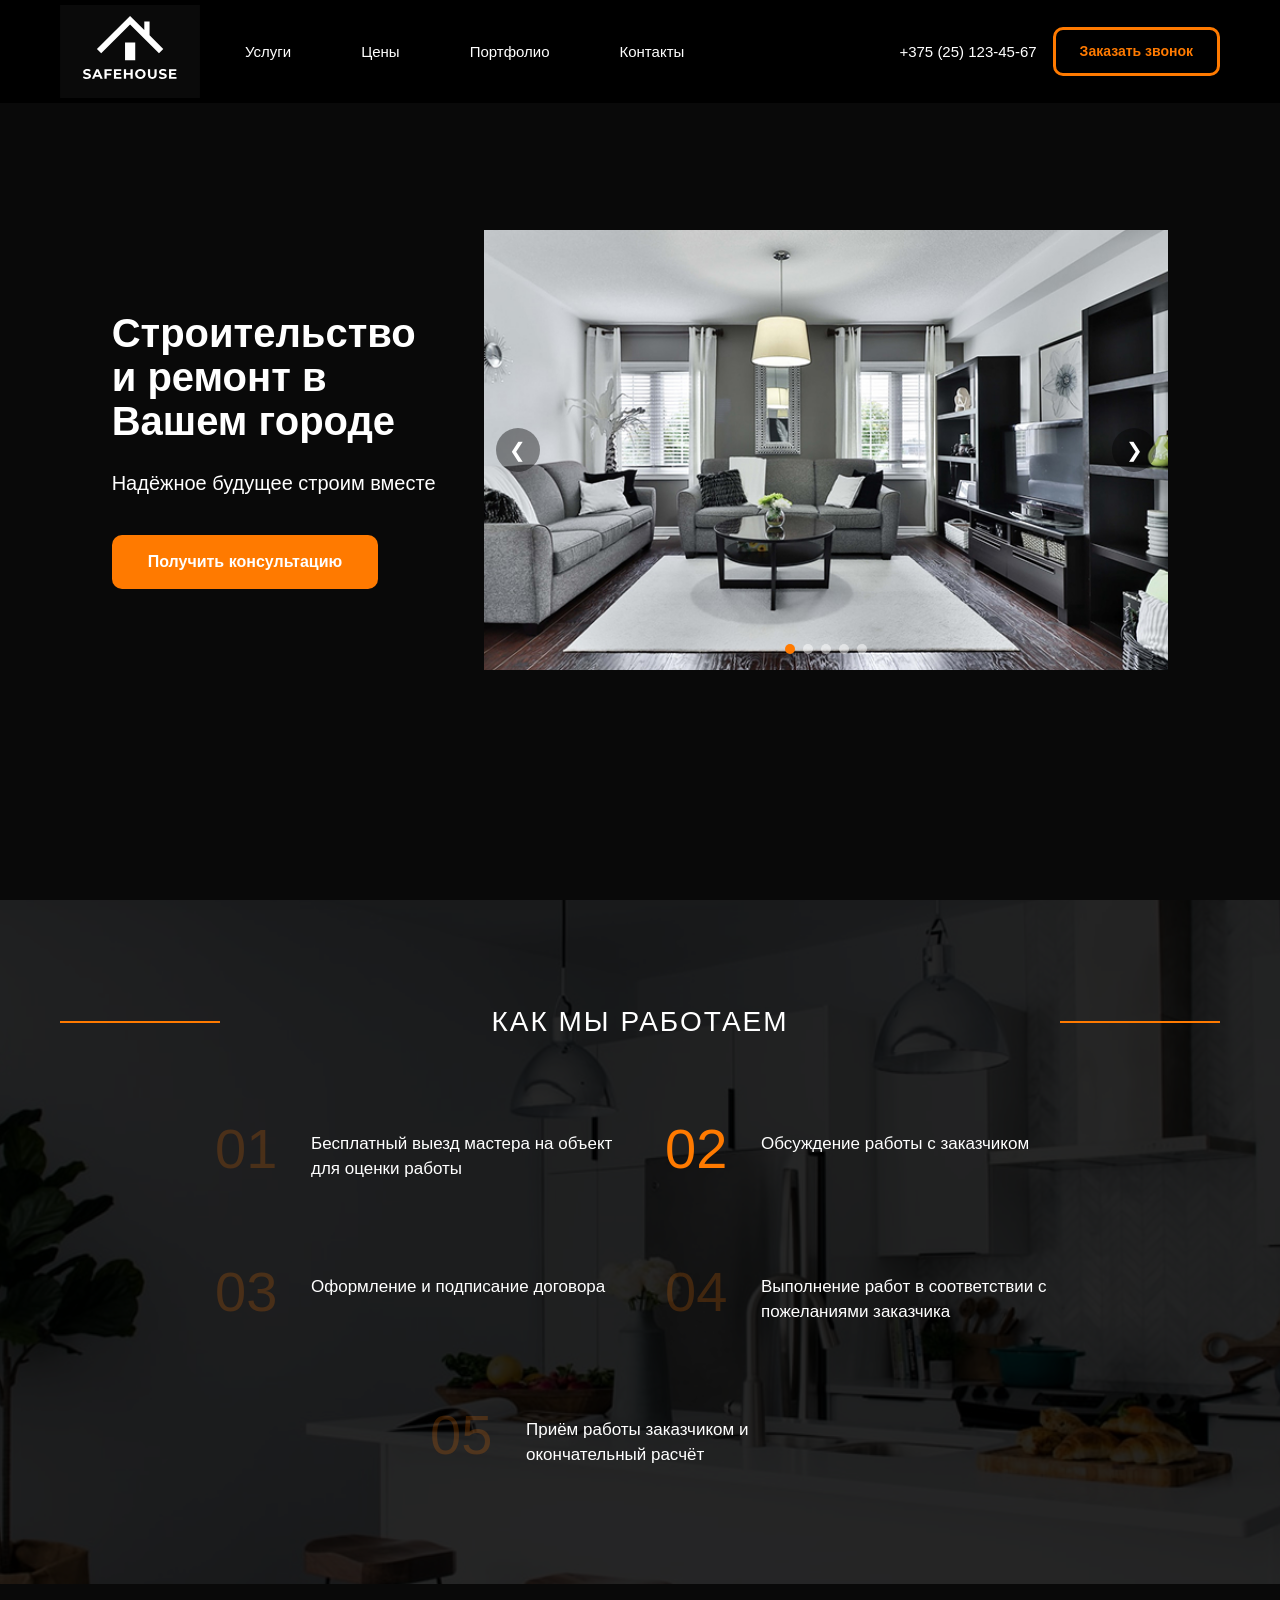
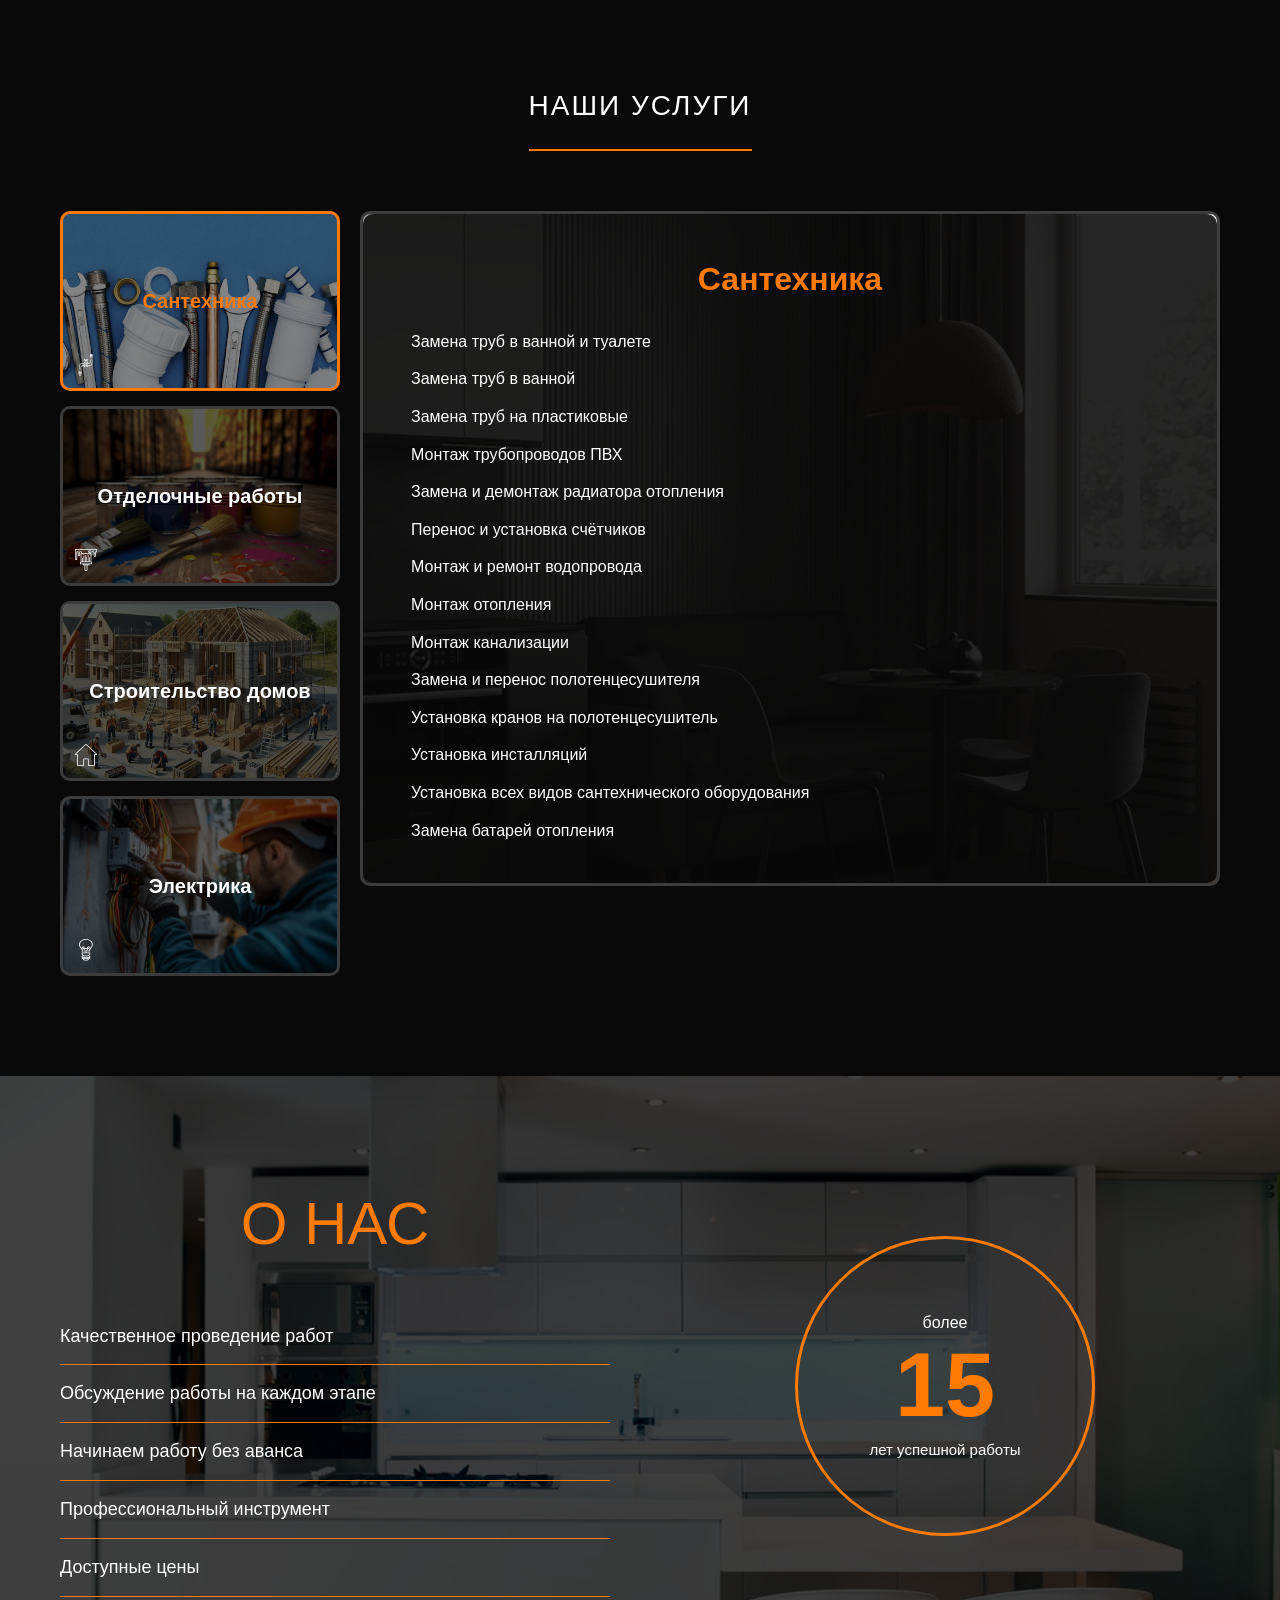
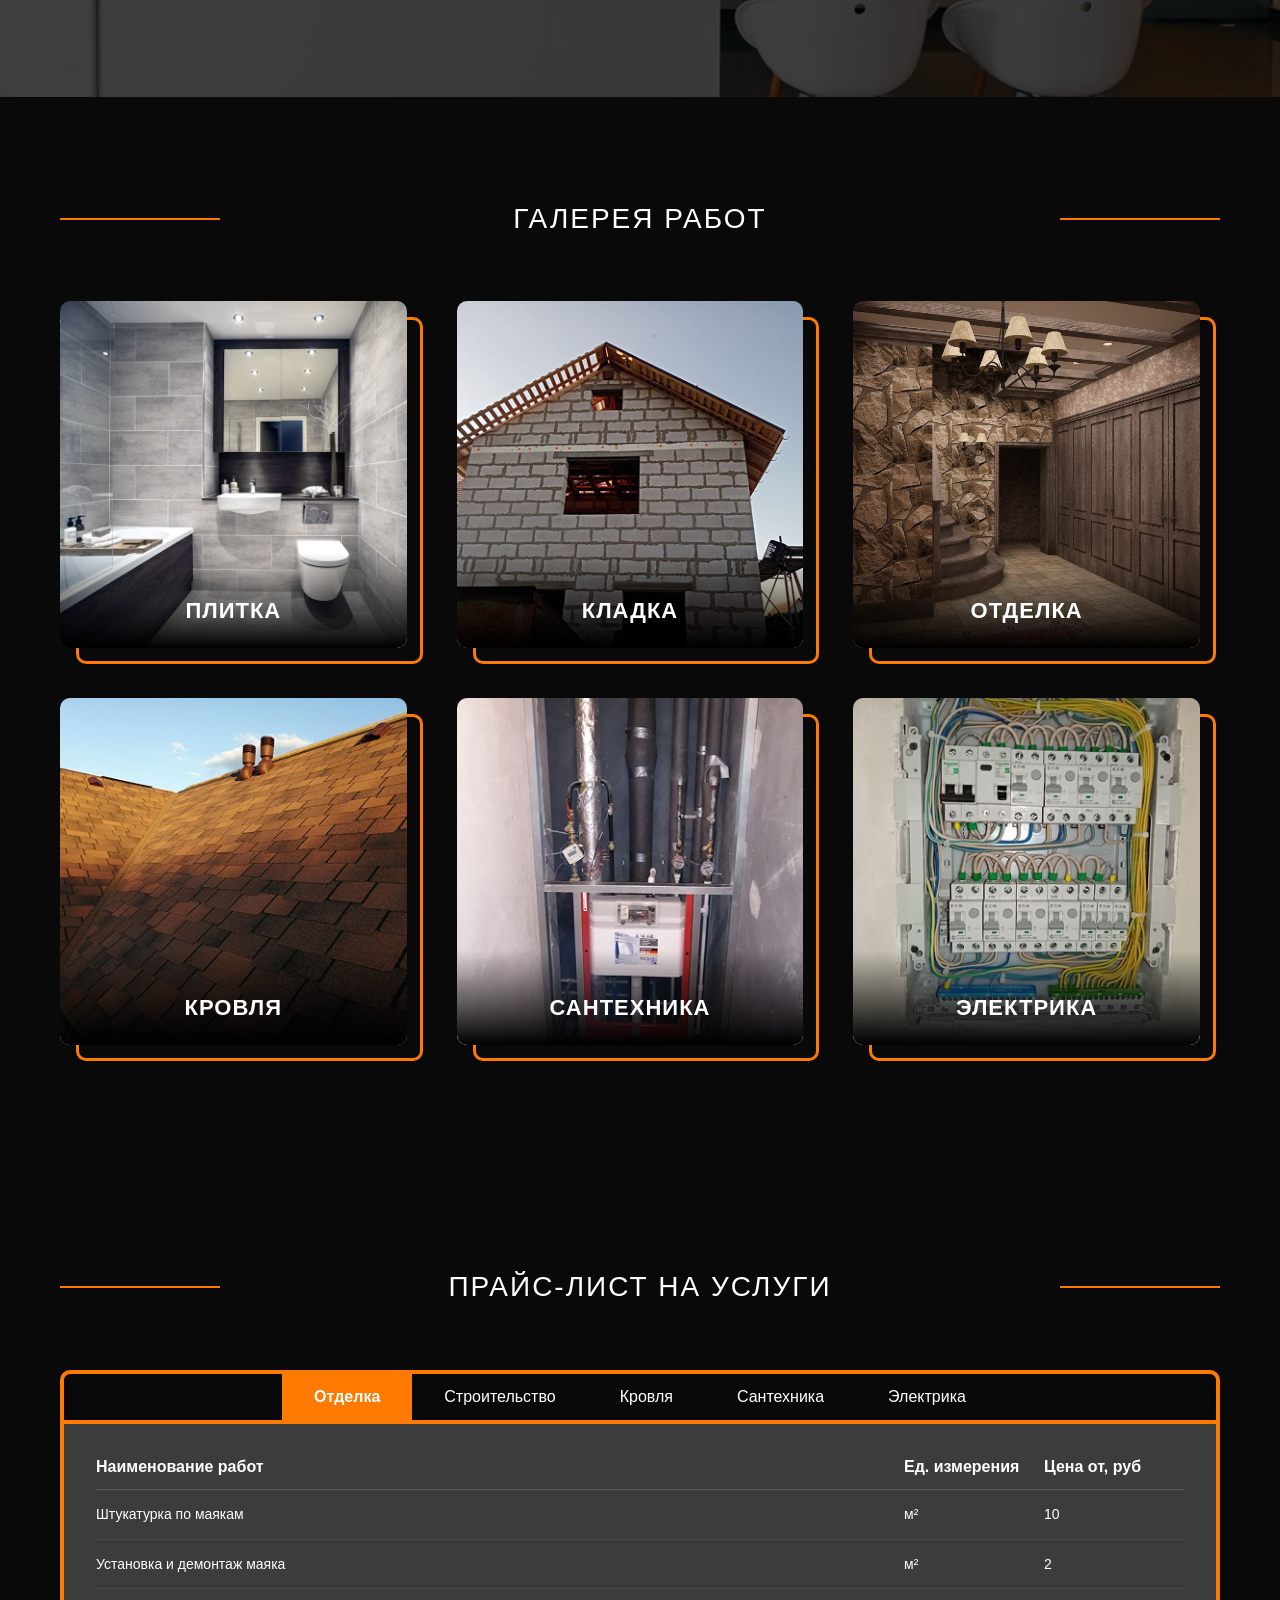
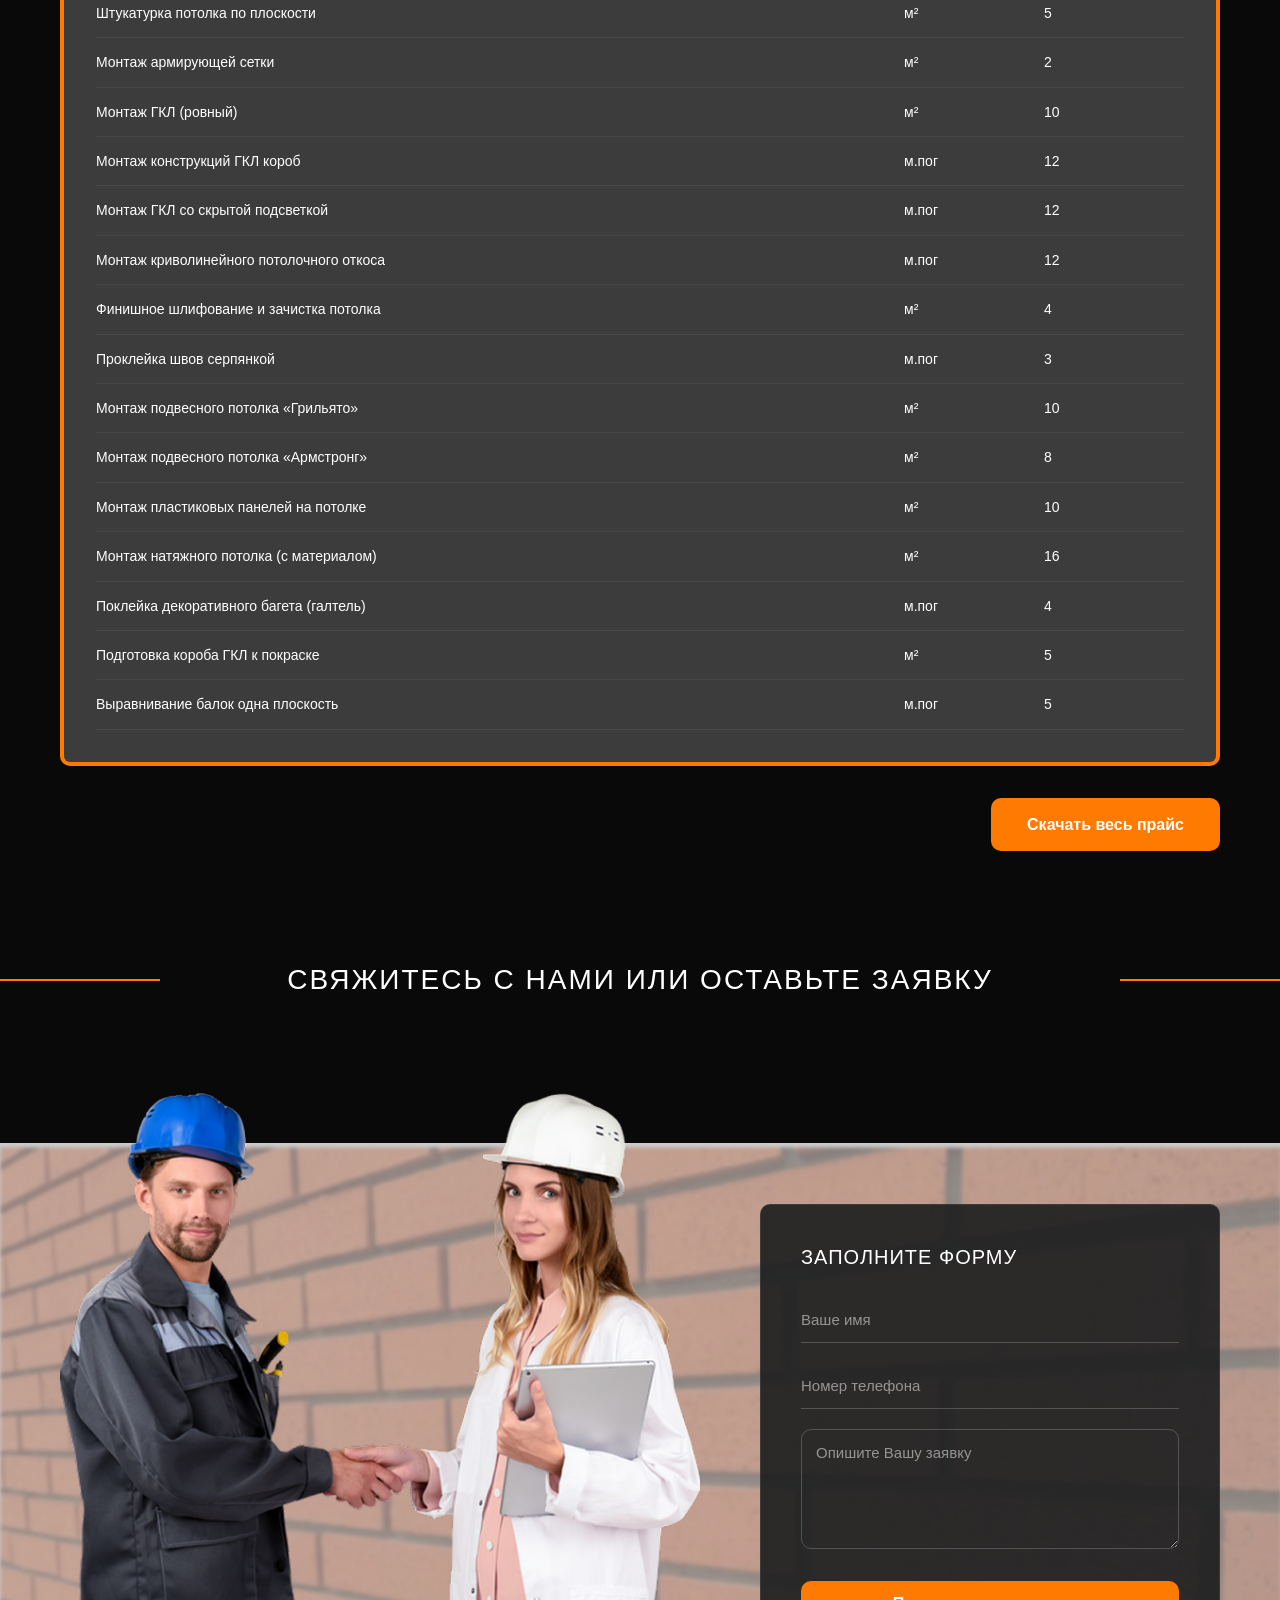
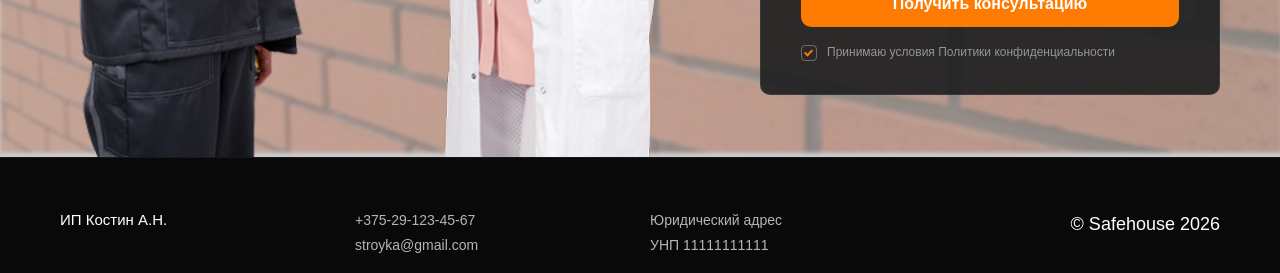
<file: ru/construction/index.html>
<!DOCTYPE html>
<html lang="ru">
<head>
    <meta charset="UTF-8">
    <meta name="viewport" content="width=device-width, initial-scale=1.0">
    <title>Строительство и ремонт в Вашем городе | Safehouse</title>
    <link rel="stylesheet" href="css/main.css">
    <link rel="stylesheet" href="css/adaptive.css">
</head>
<body>
    <!-- ===== ШАПКА ===== -->
    <header class="header">
        <div class="container">
            <a href="#" class="logo">
                <img src="img/logo.svg" alt="Safehouse">
            </a>
            <button class="burger" aria-label="Меню">
                <span></span>
                <span></span>
                <span></span>
            </button>
            <div class="header-right">
                <nav class="nav">
                    <a href="#services">Услуги</a>
                    <a href="#prices">Цены</a>
                    <a href="#portfolio">Портфолио</a>
                    <a href="#contacts">Контакты</a>
                </nav>
                <div class="header-phone">
                    <a href="tel:+375251234567">+375 (25) 123-45-67</a>
                    <a href="#contacts" class="btn btn-outline">Заказать звонок</a>
                </div>
            </div>
        </div>
    </header>

    <!-- ===== HERO ===== -->
    <section class="hero">
        <div class="container">
            <div class="hero-content">
                <h1>Строительство<br>и ремонт в Вашем городе</h1>
                <p class="hero-subtitle">Надёжное будущее строим вместе</p>
                <a href="#contacts" class="btn btn-primary">Получить консультацию</a>
            </div>
            <div class="hero-slider">
                <div class="hero-slides">
                    <img src="img/hero-1.jpg" alt="Дом 1" class="active">
                    <img src="img/hero-2.jpg" alt="Дом 2">
                    <img src="img/hero-3.jpg" alt="Дом 3">
                    <img src="img/hero-4.jpg" alt="Дом 4">
                    <img src="img/hero-5.jpg" alt="Дом 5">
                </div>
                <button class="slider-arrow slider-arrow--prev">&#10094;</button>
                <button class="slider-arrow slider-arrow--next">&#10095;</button>
                <div class="slider-dots">
                    <span class="dot active" data-slide="0"></span>
                    <span class="dot" data-slide="1"></span>
                    <span class="dot" data-slide="2"></span>
                    <span class="dot" data-slide="3"></span>
                    <span class="dot" data-slide="4"></span>
                </div>
            </div>
        </div>
    </section>

    <!-- ===== КАК МЫ РАБОТАЕМ ===== -->
    <section class="steps">
        <div class="container">
            <div class="section-header">
                <div class="section-line"></div>
                <h2>КАК МЫ РАБОТАЕМ</h2>
                <div class="section-line"></div>
            </div>
            <div class="steps-grid">
                <div class="step-item">
                    <span class="step-number">01</span>
                    <p class="step-text">Бесплатный выезд мастера на объект для оценки работы</p>
                </div>
                <div class="step-item">
                    <span class="step-number">02</span>
                    <p class="step-text">Обсуждение работы с заказчиком</p>
                </div>
                <div class="step-item">
                    <span class="step-number">03</span>
                    <p class="step-text">Оформление и подписание договора</p>
                </div>
                <div class="step-item">
                    <span class="step-number">04</span>
                    <p class="step-text">Выполнение работ в соответствии с пожеланиями заказчика</p>
                </div>
                <div class="step-item">
                    <span class="step-number">05</span>
                    <p class="step-text">Приём работы заказчиком и окончательный расчёт</p>
                </div>
            </div>
        </div>
    </section>

    <!-- ===== НАШИ УСЛУГИ ===== -->
    <section class="services" id="services">
        <div class="container">
            <div class="section-header section-header--underline">
                <h2>НАШИ УСЛУГИ</h2>
            </div>
            <div class="services-grid">
                <div class="services-list">
                    <button class="service-tab service-tab--active" data-service="plumbing" style="background-image: url('img/service-plumbing.jpg');">
                        <span>Сантехника</span>
                        <img src="img/logo-plumbing.svg" class="service-icon">
                    </button>
                    <button class="service-tab" data-service="finishing" style="background-image: url('img/service-finishing.jpg');">
                        <span>Отделочные работы</span>
                        <img src="img/logo-building.svg" class="service-icon">
                    </button>
                    <button class="service-tab" data-service="building" style="background-image: url('img/service-building.jpg');">
                        <span>Строительство домов</span>
                        <img src="img/logo-finishing.svg" class="service-icon">
                    </button>
                    <button class="service-tab" data-service="electrical" style="background-image: url('img/service-electrical.jpg');">
                        <span>Электрика</span>
                        <img src="img/logo-electrical.svg" class="service-icon">
                    </button>
                </div>
                <div class="service-detail" id="service-detail"></div>
            </div>
        </div>
    </section>

    <!-- ===== О НАС ===== -->
    <section class="about" id="about">
        <div class="container">
            <div class="about-grid">
                <div class="about-left">
                    <h2>О НАС</h2>
                    <ul class="about-list">
                        <li>Качественное проведение работ</li>
                        <li>Обсуждение работы на каждом этапе</li>
                        <li>Начинаем работу без аванса</li>
                        <li>Профессиональный инструмент</li>
                        <li>Доступные цены</li>
                    </ul>
                </div>
                <div class="about-right">
                    <div class="about-circle">
                        <span class="about-years-label">более</span>
                        <span class="about-years">15</span>
                        <span class="about-years-text">лет успешной работы</span>
                    </div>
                </div>
            </div>
        </div>
    </section>

    <!-- ===== ГАЛЕРЕЯ РАБОТ ===== -->
    <section class="gallery" id="portfolio">
        <div class="container">
            <div class="section-header">
                <div class="section-line"></div>
                <h2>ГАЛЕРЕЯ РАБОТ</h2>
                <div class="section-line"></div>
            </div>
            <div class="gallery-grid">
                <a href="#" class="gallery-card" data-category="tiles">
                    <div class="gallery-image-wrap">
                        <img src="img/gallery-tiles-2.jpg" alt="Плитка">
                        <div class="gallery-overlay">
                            <span>ПЛИТКА</span>
                        </div>
                    </div>
                </a>
                <a href="#" class="gallery-card" data-category="masonry">
                    <div class="gallery-image-wrap">
                        <img src="img/gallery-masonry.jpg" alt="Кладка">
                        <div class="gallery-overlay">
                            <span>КЛАДКА</span>
                        </div>
                    </div class="gallery-card">
                </a>
                <a href="#" class="gallery-card" data-category="finishing">
                    <div class="gallery-image-wrap">
                        <img src="img/gallery-finishing-2.jpg" alt="Отделка">
                        <div class="gallery-overlay">
                            <span>ОТДЕЛКА</span>
                        </div>
                    </div>
                </a>
                <a href="#" class="gallery-card" data-category="roof">
                    <div class="gallery-image-wrap">
                        <img src="img/gallery-roof.jpg" alt="Кровля">
                        <div class="gallery-overlay">
                            <span>КРОВЛЯ</span>
                        </div>
                    </div>
                </a>
                <a href="#" class="gallery-card" data-category="plumbing">
                    <div class="gallery-image-wrap">
                        <img src="img/gallery-plumbing.jpg" alt="Сантехника">
                        <div class="gallery-overlay">
                            <span>САНТЕХНИКА</span>
                        </div>
                    </div>
                </a>
                <a href="#" class="gallery-card" data-category="electrical">
                    <div class="gallery-image-wrap">
                        <img src="img/gallery-electrical.jpg" alt="Электрика">
                        <div class="gallery-overlay">
                            <span>ЭЛЕКТРИКА</span>
                        </div>
                    </div>
                </a>
            </div>
        </div>
    </section>

    <!-- ===== ПРАЙС-ЛИСТ ===== -->
    <section class="prices" id="prices">
        <div class="container">
            <div class="section-header">
                <div class="section-line"></div>
                <h2>ПРАЙС-ЛИСТ НА УСЛУГИ</h2>
                <div class="section-line"></div>
            </div>
            <div class="prices-tabs">
                <button class="prices-tab prices-tab--active">Отделка</button>
                <button class="prices-tab">Строительство</button>
                <button class="prices-tab">Кровля</button>
                <button class="prices-tab">Сантехника</button>
                <button class="prices-tab">Электрика</button>
            </div>
            <div class="prices-table-wrap">
                <table class="prices-table">
                    <thead>
                        <tr>
                            <th>Наименование работ</th>
                            <th>Ед. измерения</th>
                            <th>Цена от, руб</th>
                        </tr>
                    </thead>
                    <tbody>
                        <tr><td>Штукатурка по маякам</td><td>м²</td><td>10</td></tr>
                        <tr><td>Установка и демонтаж маяка</td><td>м²</td><td>2</td></tr>
                        <tr><td>Штукатурка потолка по плоскости</td><td>м²</td><td>5</td></tr>
                        <tr><td>Монтаж армирующей сетки</td><td>м²</td><td>2</td></tr>
                        <tr><td>Монтаж ГКЛ (ровный)</td><td>м²</td><td>10</td></tr>
                        <tr><td>Монтаж конструкций ГКЛ короб</td><td>м.пог</td><td>12</td></tr>
                        <tr><td>Монтаж ГКЛ со скрытой подсветкой</td><td>м.пог</td><td>12</td></tr>
                        <tr><td>Монтаж криволинейного потолочного откоса</td><td>м.пог</td><td>12</td></tr>
                        <tr><td>Финишное шлифование и зачистка потолка</td><td>м²</td><td>4</td></tr>
                        <tr><td>Проклейка швов серпянкой</td><td>м.пог</td><td>3</td></tr>
                        <tr><td>Монтаж подвесного потолка «Грильято»</td><td>м²</td><td>10</td></tr>
                        <tr><td>Монтаж подвесного потолка «Армстронг»</td><td>м²</td><td>8</td></tr>
                        <tr><td>Монтаж пластиковых панелей на потолке</td><td>м²</td><td>10</td></tr>
                        <tr><td>Монтаж натяжного потолка (с материалом)</td><td>м²</td><td>16</td></tr>
                        <tr><td>Поклейка декоративного багета (галтель)</td><td>м.пог</td><td>4</td></tr>
                        <tr><td>Подготовка короба ГКЛ к покраске</td><td>м²</td><td>5</td></tr>
                        <tr><td>Выравнивание балок одна плоскость</td><td>м.пог</td><td>5</td></tr>
                    </tbody>
                </table>
            </div>
            <a href="docs/price.pdf" class="btn btn-primary prices-download" download>Скачать весь прайс</a>
        </div>
    </section>

    <!-- ===== ФОРМА ОБРАТНОЙ СВЯЗИ ===== -->
     <div class="section-header contact-header">
        <div class="section-line"></div>
        <h2>СВЯЖИТЕСЬ С НАМИ ИЛИ ОСТАВЬТЕ ЗАЯВКУ</h2>
        <div class="section-line"></div>
    </div>
    <section class="contact" id="contacts">
        <div class="container">
            <div class="contact-wrapper">
                <div class="contact-image-side">
                    <img src="img/contact-worker.png" alt="Мастер">
                </div>
                <div class="contact-form-side">
                    <form class="contact-form">
                        <div class="form-row">
                            <span class="form-label">ЗАПОЛНИТЕ ФОРМУ</span>
                        </div>
                        <input type="text" class="form-input" placeholder="Ваше имя">
                        <input type="tel" class="form-input" placeholder="Номер телефона">
                        <textarea class="form-textarea" placeholder="Опишите Вашу заявку"></textarea>
                        <button type="submit" class="btn btn-primary form-submit">Получить консультацию</button>
                        <label class="form-checkbox">
                            <input type="checkbox" checked>
                            <span class="checkmark"></span>
                            <span>Принимаю условия Политики конфиденциальности</span>
                        </label>
                    </form>
                </div>
            </div>
        </div>
    </section>

    <!-- ===== ФУТЕР ===== -->
    <footer class="footer">
        <div class="container">
            <div class="footer-grid">
                <div class="footer-col">
                    <h4>ИП Костин А.Н.</h4>
                </div>
                <div class="footer-col">
                    <a href="tel:+375291234567">+375-29-123-45-67</a>
                    <a href="mailto:stroyka@gmail.com">stroyka@gmail.com</a>
                </div>
                <div class="footer-col">
                    <p>Юридический адрес</p>
                    <p>УНП 11111111111</p>
                </div>
                <div class="footer-col footer-col--right">
                    <p class="footer-copy">© Safehouse 2026</p>
                </div>
            </div>
        </div>
    </footer>

    <script type="module" src="js/main.js"></script>
</body>
</html>
</file>
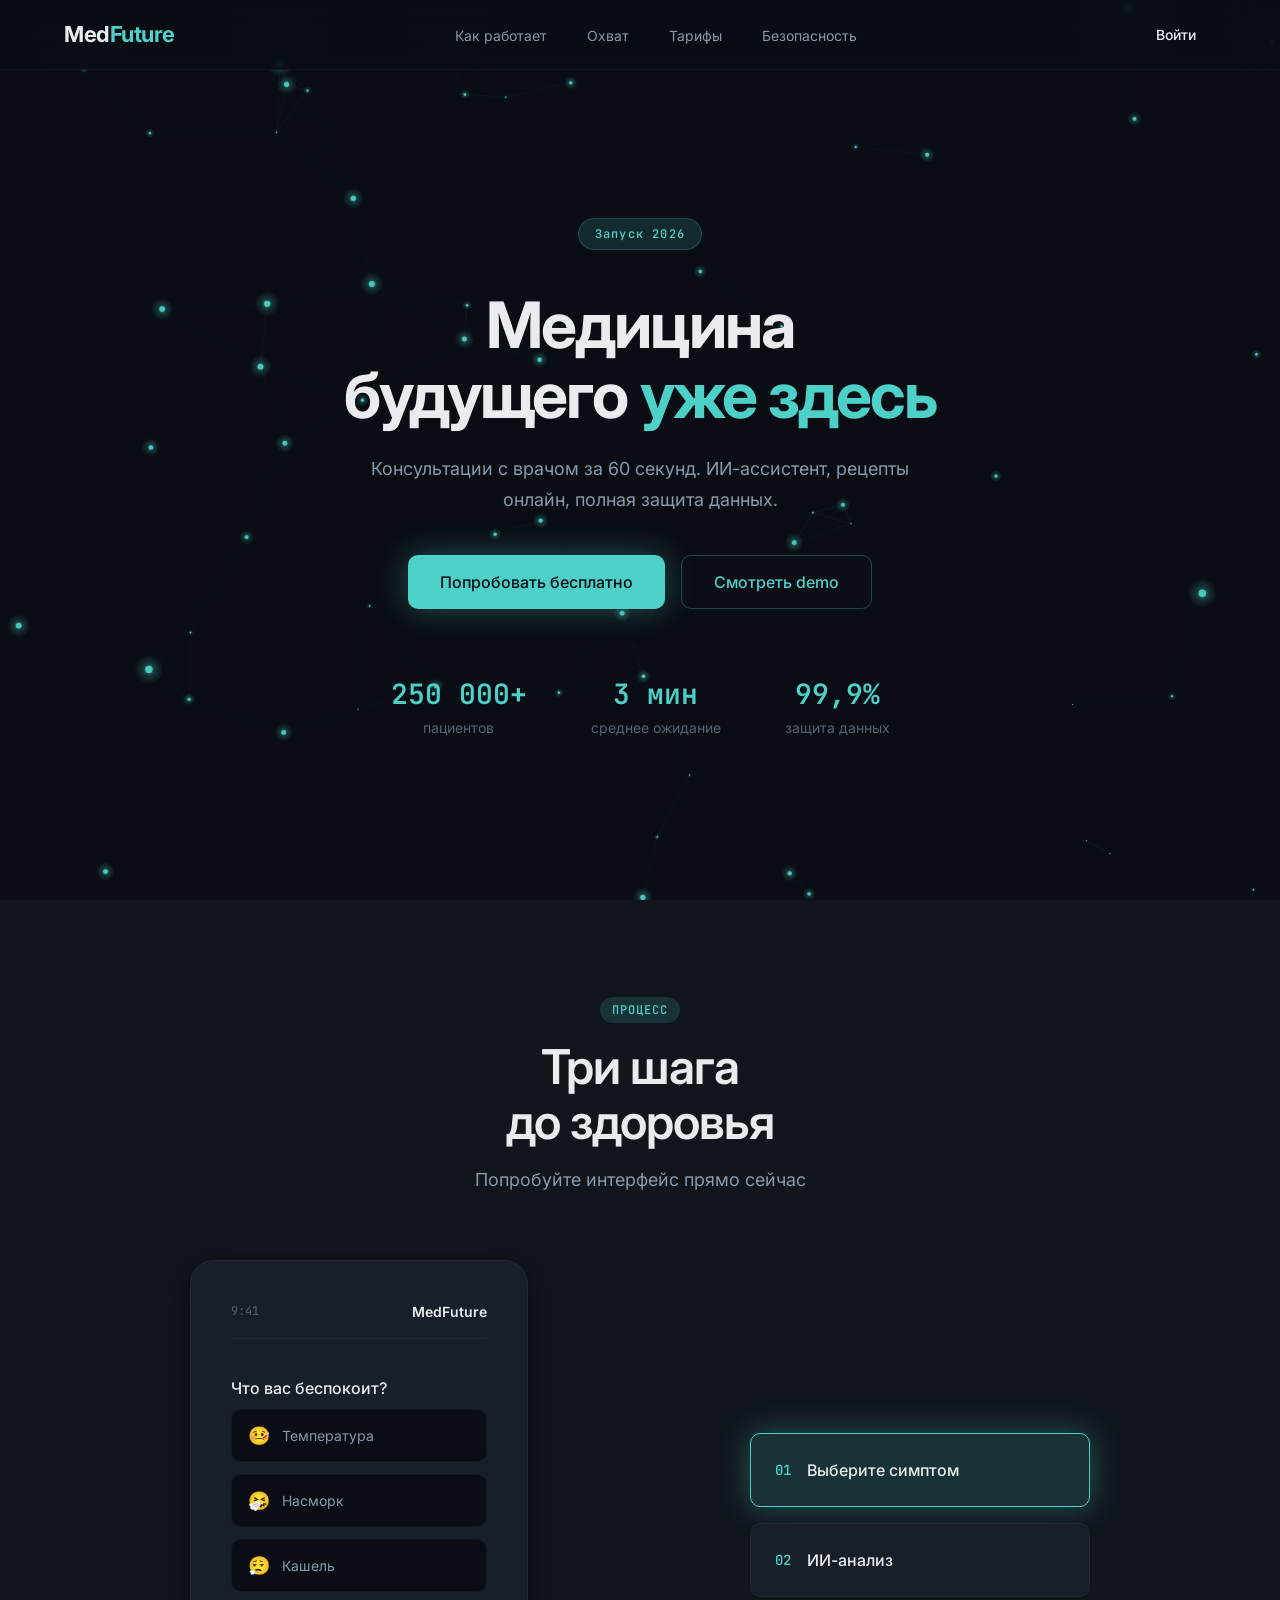
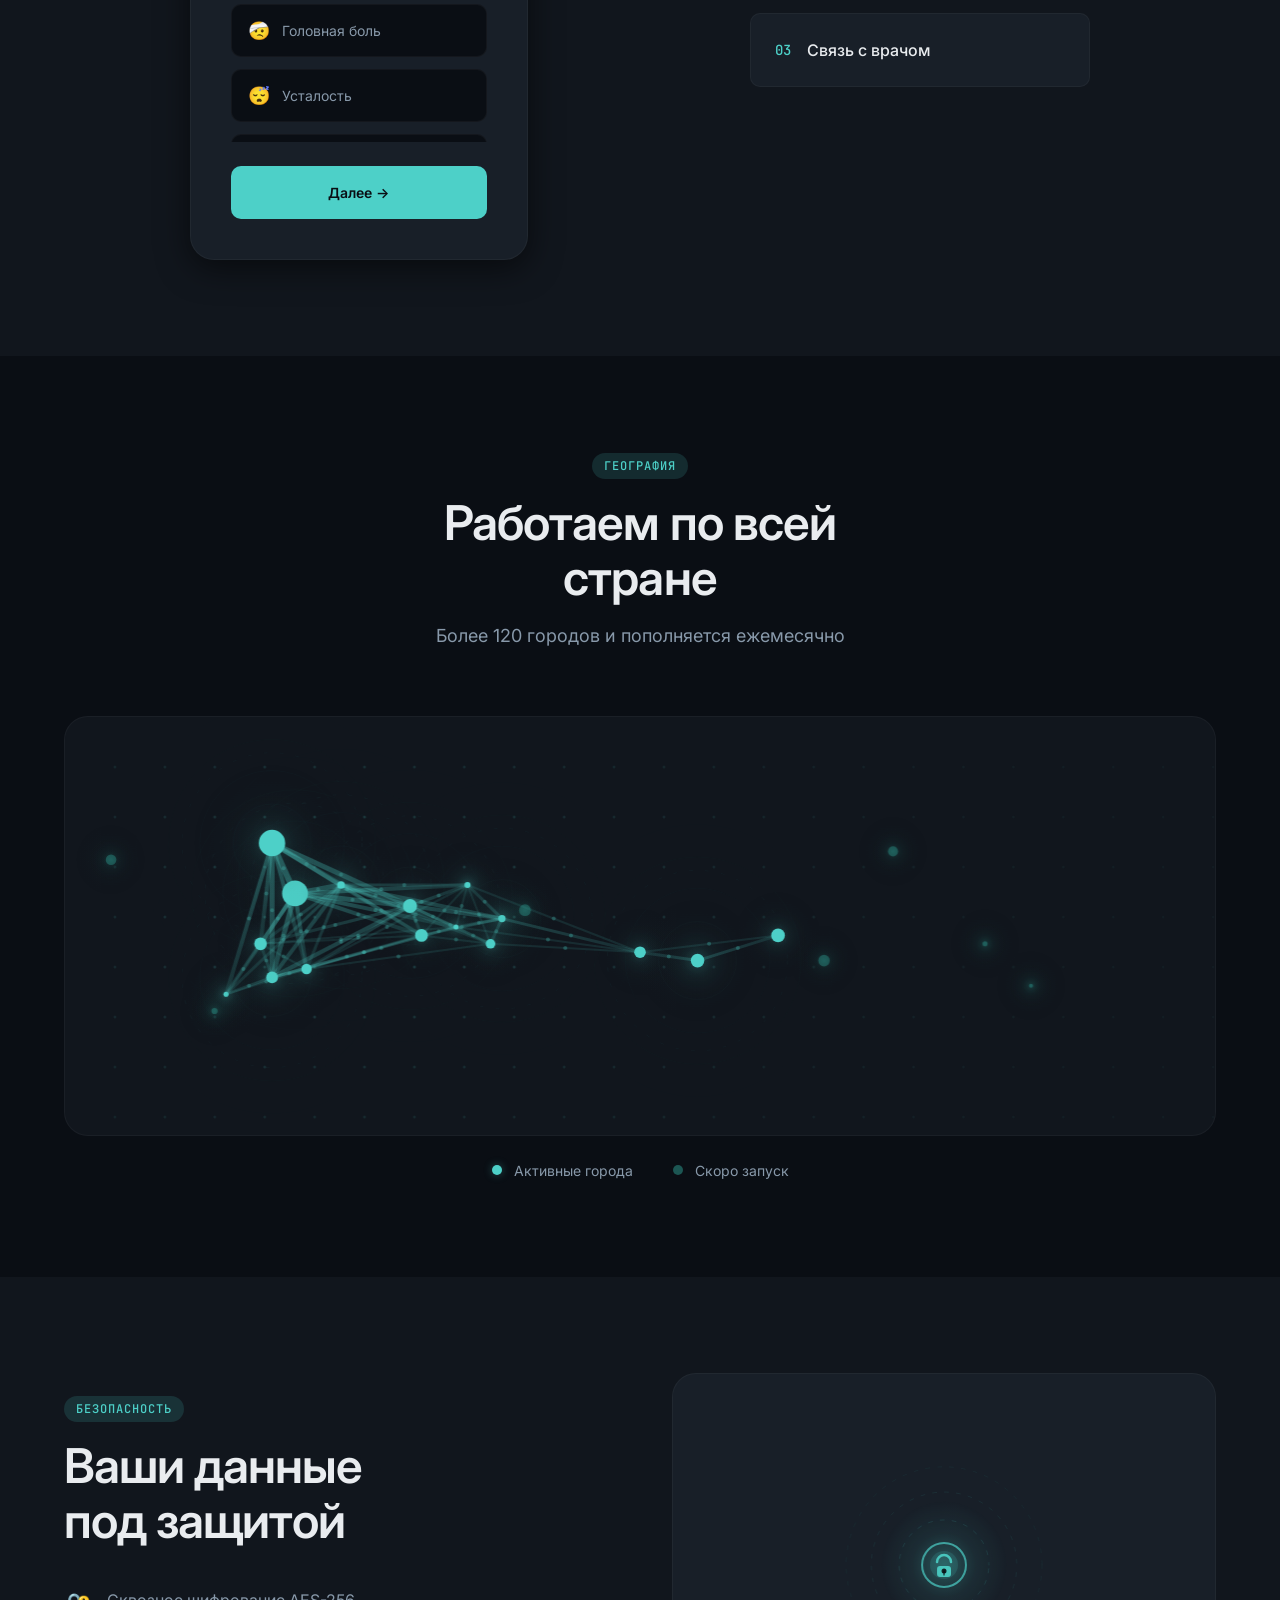
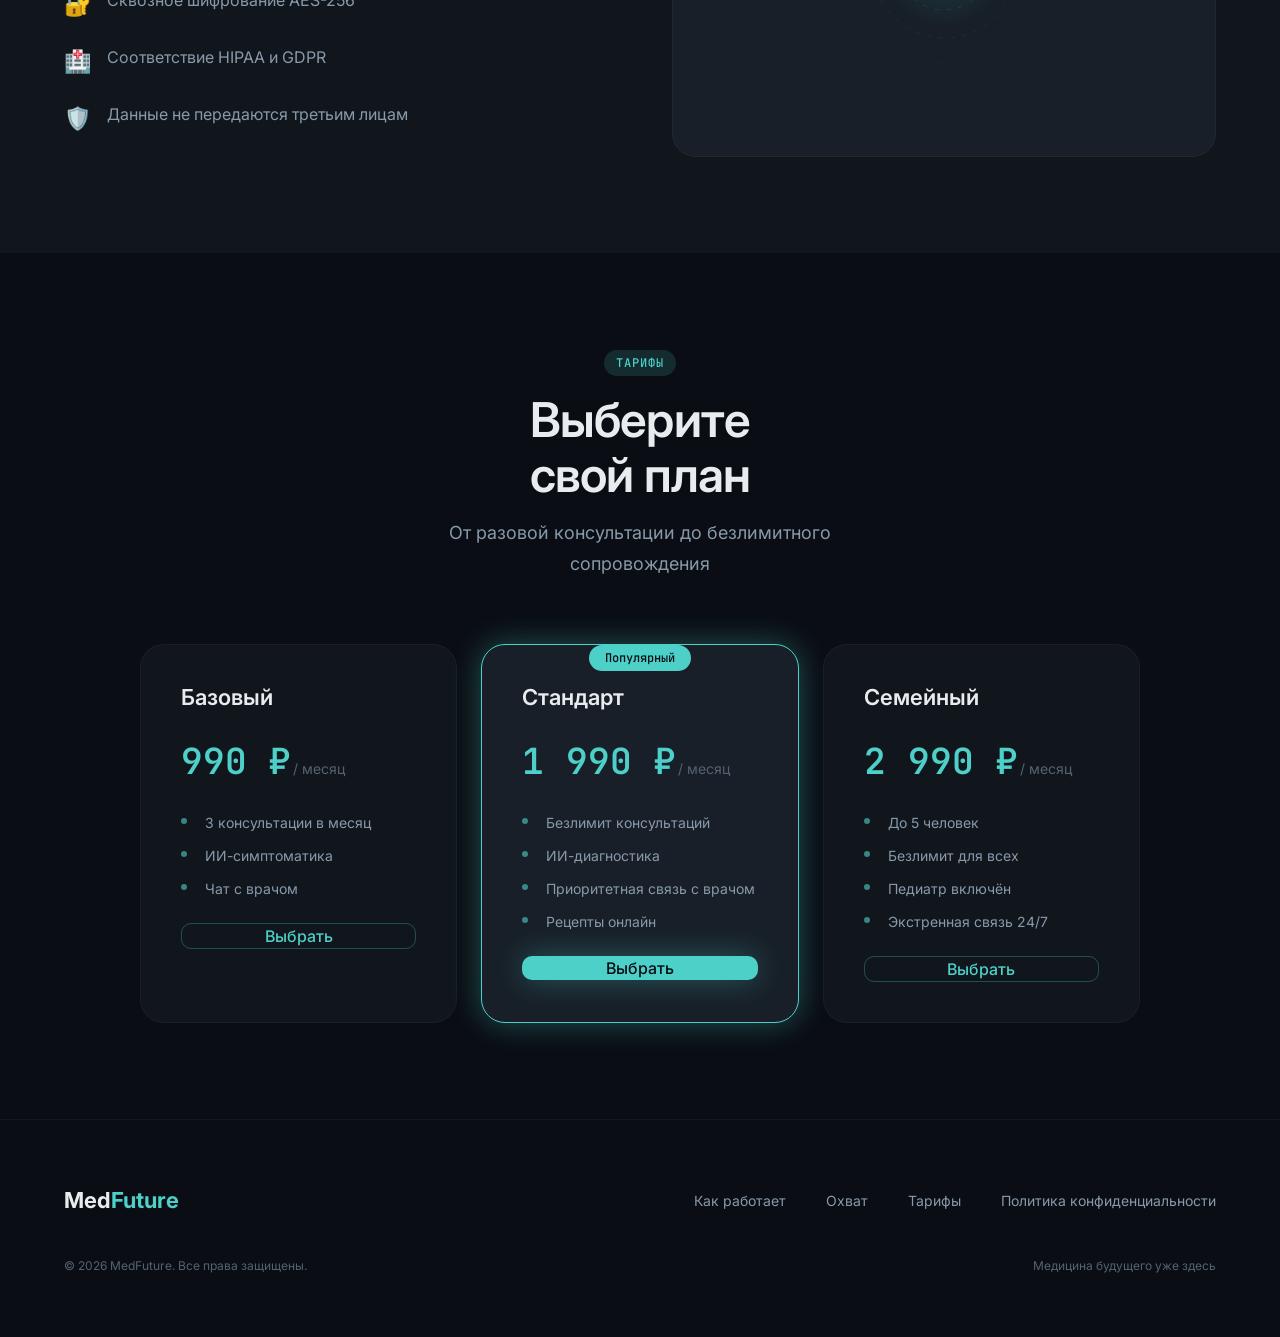
<file: ru/medicine/index.html>
<!DOCTYPE html>
<html lang="ru">
<head>
  <meta charset="UTF-8">
  <meta name="viewport" content="width=device-width, initial-scale=1.0">
  <meta name="description" content="MedTech — телемедицина будущего. Консультации онлайн, ИИ-диагностика, защита данных.">

  <title>MedFuture — Медицина будущего уже здесь</title>

  <!-- Google Fonts -->
  <link rel="preconnect" href="https://fonts.googleapis.com">
  <link rel="preconnect" href="https://fonts.gstatic.com" crossorigin>
  <link href="https://fonts.googleapis.com/css2?family=Inter:wght@300;400;500;600;700&family=JetBrains+Mono:wght@400;500&display=swap" rel="stylesheet">

  <!-- Стили -->
  <link rel="stylesheet" href="css/reset.css">
  <link rel="stylesheet" href="css/variables.css">
  <link rel="stylesheet" href="css/style.css">
</head>
<body>

  <!-- Header / навигация -->
  <header class="header" id="header">
    <div class="container header__inner">
      <a href="#" class="header__logo">
        <span class="header__logo-text">Med</span><span class="header__logo-accent">Future</span>
      </a>
      <nav class="header__nav">
        <ul class="header__nav-list">
          <li><a href="#how-it-works" class="header__nav-link">Как работает</a></li>
          <li><a href="#coverage" class="header__nav-link">Охват</a></li>
          <li><a href="#tariffs" class="header__nav-link">Тарифы</a></li>
          <li><a href="#security" class="header__nav-link">Безопасность</a></li>
        </ul>
      </nav>
      <button class="header__cta btn btn--sm">Войти</button>
      <button class="header__burger" aria-label="Меню" id="burger-btn">
        <span></span><span></span><span></span>
      </button>
    </div>
  </header>

  <!-- Hero -->
  <section class="hero" id="hero">
    <div class="hero__bg" id="hero-canvas-container">
      <canvas id="hero-canvas"></canvas>
    </div>
    <div class="container hero__content">
      <span class="hero__badge">Запуск 2026</span>
      <h1 class="hero__title">
        Медицина<br>будущего <span class="hero__title-accent">уже здесь</span>
      </h1>
      <p class="hero__subtitle">
        Консультации с врачом за 60 секунд. ИИ-ассистент, рецепты онлайн, полная защита данных.
      </p>
      <div class="hero__actions">
        <button class="btn btn--primary btn--lg">Попробовать бесплатно</button>
        <button class="btn btn--outline btn--lg">Смотреть demo</button>
      </div>
      <div class="hero__stats">
        <div class="hero__stat">
          <span class="hero__stat-value">250 000+</span>
          <span class="hero__stat-label">пациентов</span>
        </div>
        <div class="hero__stat">
          <span class="hero__stat-value">3 мин</span>
          <span class="hero__stat-label">среднее ожидание</span>
        </div>
        <div class="hero__stat">
          <span class="hero__stat-value">99,9%</span>
          <span class="hero__stat-label">защита данных</span>
        </div>
      </div>
    </div>
  </section>

  <!-- Как работает — симуляция приложения -->
  <section class="how-it-works" id="how-it-works">
    <div class="container">
      <div class="section-header">
        <span class="section-header__label">Процесс</span>
        <h2 class="section-header__title">Три шага<br>до здоровья</h2>
        <p class="section-header__desc">Попробуйте интерфейс прямо сейчас</p>
      </div>

      <div class="app-simulation" id="app-simulation">
        <div class="app-simulation__frame">
          <div class="app-simulation__screen" id="app-screen">
          </div>
        </div>
        <div class="app-simulation__steps" id="app-steps">
          <button class="app-step active" data-step="0">
            <span class="app-step__num">01</span>
            <span class="app-step__title">Выберите симптом</span>
          </button>
          <button class="app-step" data-step="1">
            <span class="app-step__num">02</span>
            <span class="app-step__title">ИИ-анализ</span>
          </button>
          <button class="app-step" data-step="2">
            <span class="app-step__num">03</span>
            <span class="app-step__title">Связь с врачом</span>
          </button>
        </div>
      </div>
    </div>
  </section>

  <!-- Охват — карта -->
  <section class="coverage" id="coverage">
    <div class="container">
      <div class="section-header">
        <span class="section-header__label">География</span>
        <h2 class="section-header__title">Работаем по всей<br>стране</h2>
        <p class="section-header__desc">Более 120 городов и пополняется ежемесячно</p>
      </div>

      <div class="coverage__map-container">
        <div class="coverage__map" id="coverage-map">
        </div>
        <div class="coverage__legend">
          <div class="coverage__legend-item">
            <span class="coverage__dot coverage__dot--active"></span> Активные города
          </div>
          <div class="coverage__legend-item">
            <span class="coverage__dot coverage__dot--soon"></span> Скоро запуск
          </div>
        </div>
      </div>
    </div>
  </section>

  <!-- Безопасность -->
  <section class="security" id="security">
    <div class="container">
      <div class="security__grid">
        <div class="security__content">
          <div class="section-header section-header--left">
            <span class="section-header__label">Безопасность</span>
            <h2 class="section-header__title">Ваши данные<br>под защитой</h2>
          </div>
          <ul class="security__list">
            <li class="security__list-item">
              <span class="security__icon">🔐</span>
              <span>Сквозное шифрование AES-256</span>
            </li>
            <li class="security__list-item">
              <span class="security__icon">🏥</span>
              <span>Соответствие HIPAA и GDPR</span>
            </li>
            <li class="security__list-item">
              <span class="security__icon">🛡️</span>
              <span>Данные не передаются третьим лицам</span>
            </li>
          </ul>
        </div>
        <div class="security__visual" id="security-canvas-container">
        </div>
      </div>
    </div>
  </section>

  <!-- Тарифы -->
  <section class="tariffs" id="tariffs">
    <div class="container">
      <div class="section-header">
        <span class="section-header__label">Тарифы</span>
        <h2 class="section-header__title">Выберите<br>свой план</h2>
        <p class="section-header__desc">От разовой консультации до безлимитного сопровождения</p>
      </div>

      <div class="tariffs__grid">
        <!-- Карточка 1: Базовый -->
        <article class="tariff-card" data-glitch>
          <div class="tariff-card__inner">
            <h3 class="tariff-card__name">Базовый</h3>
            <div class="tariff-card__price">
              <span class="tariff-card__price-value">990 ₽</span>
              <span class="tariff-card__price-period">/ месяц</span>
            </div>
            <ul class="tariff-card__features">
              <li>3 консультации в месяц</li>
              <li>ИИ-симптоматика</li>
              <li>Чат с врачом</li>
            </ul>
            <button class="btn btn--outline btn--full">Выбрать</button>
          </div>
        </article>

        <!-- Карточка 2: Стандарт (рекомендован) -->
        <article class="tariff-card tariff-card--featured" data-glitch>
          <div class="tariff-card__badge">Популярный</div>
          <div class="tariff-card__inner">
            <h3 class="tariff-card__name">Стандарт</h3>
            <div class="tariff-card__price">
              <span class="tariff-card__price-value">1 990 ₽</span>
              <span class="tariff-card__price-period">/ месяц</span>
            </div>
            <ul class="tariff-card__features">
              <li>Безлимит консультаций</li>
              <li>ИИ-диагностика</li>
              <li>Приоритетная связь с врачом</li>
              <li>Рецепты онлайн</li>
            </ul>
            <button class="btn btn--primary btn--full">Выбрать</button>
          </div>
        </article>

        <!-- Карточка 3: Семейный -->
        <article class="tariff-card" data-glitch>
          <div class="tariff-card__inner">
            <h3 class="tariff-card__name">Семейный</h3>
            <div class="tariff-card__price">
              <span class="tariff-card__price-value">2 990 ₽</span>
              <span class="tariff-card__price-period">/ месяц</span>
            </div>
            <ul class="tariff-card__features">
              <li>До 5 человек</li>
              <li>Безлимит для всех</li>
              <li>Педиатр включён</li>
              <li>Экстренная связь 24/7</li>
            </ul>
            <button class="btn btn--outline btn--full">Выбрать</button>
          </div>
        </article>
      </div>
    </div>
  </section>

  <!-- Футер -->
  <footer class="footer">
    <div class="container footer__inner">
      <div class="footer__top">
        <a href="#" class="footer__logo">
          <span class="header__logo-text">Med</span><span class="header__logo-accent">Future</span>
        </a>
        <nav class="footer__nav">
          <a href="#how-it-works">Как работает</a>
          <a href="#coverage">Охват</a>
          <a href="#tariffs">Тарифы</a>
          <a href="#">Политика конфиденциальности</a>
        </nav>
      </div>
      <div class="footer__bottom">
        <span class="footer__copy">© 2026 MedFuture. Все права защищены.</span>
        <span class="footer__tagline">Медицина будущего уже здесь</span>
      </div>
    </div>
  </footer>

  <!-- Скрипты -->
  <script src="js/main.js" type="module"></script>
</body>
</html>
</file>
<file: css/style.css>
/* ===== БАЗА ===== */
*,
*::before,
*::after {
    box-sizing: border-box;
    margin: 0;
    padding: 0;
}

:root {
    --bg: #fafafa;
    --surface: #ffffff;
    --text: #1a1a1a;
    --text-secondary: #6b6b6b;
    --border: #e8e8e8;
    --accent: #2b2b2b;
    --accent-hover: #4a4a4a;
    --radius: 12px;
    --transition: 0.25s ease;
}

html {
    scroll-behavior: smooth;
}

body {
    font-family: 'Inter', -apple-system, BlinkMacSystemFont, 'Segoe UI', sans-serif;
    background: var(--bg);
    color: var(--text);
    line-height: 1.6;
    -webkit-font-smoothing: antialiased;
}

.container {
    max-width: 960px;
    margin: 0 auto;
    padding: 0 20px;
}

/* ===== ХЕДЕР ===== */
.header {
    padding: 24px 0;
    border-bottom: 1px solid var(--border);
    background: var(--surface);
    position: sticky;
    top: 0;
    z-index: 10;
}

.header .container {
    display: flex;
    justify-content: space-between;
    align-items: center;
}

.logo {
    font-size: 18px;
    font-weight: 600;
    letter-spacing: -0.3px;
}

.lang-switch {
    display: flex;
    gap: 4px;
}

.lang-switch a {
    text-decoration: none;
    color: var(--text-secondary);
    font-size: 13px;
    font-weight: 500;
    padding: 6px 12px;
    border-radius: 6px;
    transition: var(--transition);
}

.lang-switch a.active,
.lang-switch a:hover {
    background: var(--bg);
    color: var(--text);
}

/* ===== HERO ===== */
.hero {
    padding: 50px 0 50px;
    text-align: center;
}

.hero h2 {
    font-size: 40px;
    font-weight: 600;
    letter-spacing: -1px;
    margin-bottom: 16px;
    line-height: 1.2;
}

.hero p {
    font-size: 18px;
    color: var(--text-secondary);
    margin-bottom: 36px;
    max-width: 480px;
    margin-left: auto;
    margin-right: auto;
}

.btn {
    display: inline-block;
    background: var(--accent);
    color: #fff;
    padding: 14px 36px;
    border-radius: 8px;
    text-decoration: none;
    font-weight: 500;
    font-size: 15px;
    transition: var(--transition);
}

.btn:hover {
    background: var(--accent-hover);
    transform: translateY(-1px);
}

/* ===== ПРОЕКТЫ ===== */
.projects {
    padding: 60px 0;
}

.projects h2 {
    font-size: 28px;
    font-weight: 600;
    letter-spacing: -0.5px;
    margin-bottom: 36px;
}

.projects-grid {
    display: grid;
    grid-template-columns: repeat(auto-fill, minmax(280px, 1fr));
    gap: 20px;
}

.project-card {
    background: var(--surface);
    border: 1px solid var(--border);
    border-radius: var(--radius);
    overflow: hidden;
    text-decoration: none;
    color: var(--text);
    transition: var(--transition);
}

.project-card:hover {
    transform: translateY(-4px);
    box-shadow: 0 12px 32px rgba(0, 0, 0, 0.06);
    border-color: #d0d0d0;
}

.project-img {
    width: 100%;
    aspect-ratio: 16 / 10;
    background: #f0f0f0;
    overflow: hidden;
}

.project-img img {
    width: 100%;
    height: 100%;
    object-fit: cover;
    display: block;
}

.project-info {
    padding: 18px 20px 22px;
}

.project-info h3 {
    font-size: 17px;
    font-weight: 600;
    margin-bottom: 6px;
    letter-spacing: -0.2px;
}

.project-info p {
    font-size: 14px;
    color: var(--text-secondary);
    margin-bottom: 12px;
}

.tag {
    display: inline-block;
    font-size: 11px;
    font-weight: 500;
    padding: 3px 8px;
    border-radius: 4px;
    background: var(--bg);
    color: var(--text-secondary);
    margin-right: 4px;
    letter-spacing: 0.3px;
}

/* ===== КОНТАКТЫ ===== */
.contacts {
    padding: 110px 0;
    text-align: center;
}

.contacts h2 {
    font-size: 28px;
    font-weight: 600;
    letter-spacing: -0.5px;
    margin-bottom: 12px;
}

.contacts p {
    font-size: 16px;
    color: var(--text-secondary);
    margin-bottom: 28px;
}

.contacts-links {
    display: flex;
    justify-content: center;
    gap: 12px;
    flex-wrap: wrap;
}

.contact-link {
    text-decoration: none;
    color: var(--text);
    font-weight: 500;
    font-size: 15px;
    padding: 10px 24px;
    border: 1px solid var(--border);
    border-radius: 8px;
    transition: var(--transition);
}

.contact-link:hover {
    background: var(--surface);
    border-color: #c0c0c0;
}

/* ===== ФУТЕР ===== */
.footer {
    padding: 28px 0;
    border-top: 1px solid var(--border);
    text-align: center;
    font-size: 13px;
    color: var(--text-secondary);
}

/* ===== АДАПТИВ ===== */
@media (max-width: 600px) {
    .hero {
        padding: 60px 0 50px;
    }

    .hero h2 {
        font-size: 28px;
    }

    .hero p {
        font-size: 16px;
    }

    .projects-grid {
        grid-template-columns: 1fr;
    }
}
</file>
<file: en/construction/css/main.css>
/* ===== СБРОС И БАЗА ===== */
*,
*::before,
*::after {
    box-sizing: border-box;
    margin: 0;
    padding: 0;
}

:root {
    --dark: #090909;
    --dark-light: #1c1d1e;
    --white: #ffffff;
    --accent: #ff7a00;
    --text-light: #ffffff;
    --text-dim: rgba(255, 255, 255, 0.7);
    --border: rgba(255, 255, 255, 0.15);
    --font: 'Montserrat', -apple-system, BlinkMacSystemFont, sans-serif;
    --radius: 10px;
}

html {
    scroll-behavior: smooth;
}

body {
    font-family: var(--font);
    background: var(--dark);
    color: var(--text-light);
    line-height: 1.6;
    -webkit-font-smoothing: antialiased;
    max-width: 1440px;
    margin: 0 auto;
    overflow-x: hidden;
}

.hero-slider,
.hero-slides,
.gallery-grid,
.services-grid,
.about-grid {
    max-width: 100%;
}

.container {
    max-width: 1200px;
    margin: 0 auto;
    padding: 0 20px;
}

a {
    text-decoration: none;
    color: inherit;
}

img {
    max-width: 100%;
    display: block;
}

/* ===== КНОПКИ ===== */
.btn {
    display: inline-block;
    font-weight: 600;
    font-size: 16px;
    padding: 14px 36px;
    border-radius: var(--radius);
    transition: 0.25s ease;
    cursor: pointer;
    border: none;
}

.btn-primary {
    background: var(--accent);
    color: var(--white);
}

.btn-primary:hover {
    background: #e56e00;
}

.btn-outline {
    border: 3px solid var(--accent);
    color: var(--accent);
    padding: 10px 24px;
    font-size: 14px;
}

.btn-outline:hover {
    background: var(--accent);
    color: var(--white);
}

/* ===== ШАПКА ===== */
.header {
    padding: 5px 0;
    position: fixed; 
    top: 0;
    left: 0;
    width: 100%;
    z-index: 10;
    background: rgb(0, 0, 0);  
}

.header .container {
    display: flex;
    justify-content: space-between;
    align-items: center;
    gap: 45px;
}

.logo {
    display: flex;
    flex-direction: column;
    align-items: flex-start;
    gap: 6px;
    width: auto;
    flex-shrink: 0;
}

.logo img {
    width: 140px;
}

.logo-text {
    font-size: 14px;
    font-weight: 500;
    color: var(--white);
    letter-spacing: 1px;
}

.header-right {
    display: flex;
    align-items: center;
    justify-content: space-between;
    flex: 1;
}

.nav {
    display: flex;
    gap: 70px;
}

.nav a {
    font-size: 15px;
    font-weight: 500;
    color: var(--text-light);
    transition: 0.2s;
}

.nav a:hover {
    color: var(--accent);
}

.header-phone {
    display: flex;
    align-items: center;
    gap: 16px;
    flex-shrink: 0;
}

.header-phone a:first-child {
    font-size: 15px;
    font-weight: 500;
}

/* ===== HERO ===== */
.hero {
    min-height: 100vh;
    display: flex;
    align-items: center;
    background: var(--dark);
    position: relative;
    overflow: hidden;

}

.hero .container {
    display: flex;
    align-items: center;
    justify-content: space-between;
    gap: 40px;
}

.hero-content {
    flex: 1;
    max-width: 560px;
}

.hero-content h1 {
    font-family: 'Roboto', sans-serif;
    font-size: 56px;
    font-weight: 700;
    line-height: 1.1;
    margin-bottom: 24px;
    color: var(--white);
}

.hero-subtitle {
    font-size: 20px;
    color: var(--text-light);
    margin-bottom: 36px;
    font-weight: 400;
}

/* ===== HERO СЛАЙДЕР ===== */
.hero-slider {
    flex: 1;
    max-width: 640px;
    position: relative;
}

.hero-slides {
    position: relative;
    width: 640px;
    height: 440px;
    border-radius: var(--radius);
    overflow: visible;
}

.hero-slides::before {
    content: '';
    position: absolute;
    top: 50%;
    left: 95px;
    transform: translateY(-50%);
    width: 900px;
    height: 520px;
    border: 6px solid var(--accent);
    border-left: none;         
    border-radius: var(--radius);
    pointer-events: none;
    z-index: 1;               
}

.hero-slides img {
    position: absolute;
    top: 0;
    left: 0;
    width: 100%;
    height: 100%;
    object-fit: cover;
    opacity: 0;
    transition: opacity 0.6s ease;
}

.hero-slides img.active {
    opacity: 1;
}

.slider-arrow {
    position: absolute;
    top: 50%;
    transform: translateY(-50%);
    background: rgba(0, 0, 0, 0.4);
    color: var(--white);
    border: none;
    width: 44px;
    height: 44px;
    border-radius: 50%;
    font-size: 20px;
    cursor: pointer;
    transition: background 0.25s;
    z-index: 2;
}

.slider-arrow:hover {
    background: rgba(0, 0, 0, 0.7);
}

.slider-arrow--prev {
    left: 12px;
}

.slider-arrow--next {
    right: 12px;
}

.slider-dots {
    position: absolute;
    bottom: 16px;
    left: 50%;
    transform: translateX(-50%);
    display: flex;
    gap: 8px;
}

.dot {
    width: 10px;
    height: 10px;
    border-radius: 50%;
    background: rgba(255, 255, 255, 0.5);
    cursor: pointer;
    transition: background 0.25s;
}

.dot.active {
    background: var(--accent);
}

/* ===== СЕКЦИЯ ЗАГОЛОВОК ===== */
.section-header {
    display: flex;
    align-items: center;
    justify-content: space-between;
    margin-bottom: 60px;
}

.section-line {
    width: 160px;
    height: 2px;
    background: var(--accent);
}

.section-header h2 {
    font-size: 28px;
    font-weight: 400;
    letter-spacing: 2px;
    color: var(--white);
    white-space: nowrap;
}

/* ===== КАК МЫ РАБОТАЕМ ===== */
.steps {
    padding: 100px 0;
    background: url('../img/steps-bg.png') center/cover no-repeat;
    position: relative;
}

.steps::before {
    content: '';
    position: absolute;
    inset: 0;
    background: rgba(0, 0, 0, 0.85);
}

.steps .container {
    position: relative;
    z-index: 1;
}

.steps-grid {
    display: grid;
    grid-template-columns: 400px 400px;
    gap: 50px;
    justify-content: center;
}

.steps-grid .step-item:last-child {
    grid-column: 1 / -1;
    justify-self: center;
    max-width: 420px;
    width: 100%;
}

.step-item {
    display: flex;
    align-items: flex-start;
    gap: 16px;
    padding: 16px 0;
}

.step-number {
    font-size: 56px;
    font-weight: 400;
    color: rgba(255, 122, 0, 0.2);  
    line-height: 1;
    min-width: 80px;
    transition: color 0.6s ease;
}

.step-number.active {
    color: var(--accent);   
}

.step-text {
    font-size: 17px;
    line-height: 1.5;
    color: var(--text-light);
    padding-top: 10px;
}

/* ===== СЕКЦИЯ ЗАГОЛОВОК С ПОДЧЁРКИВАНИЕМ ===== */
.section-header--underline {
    flex-direction: column;
    gap: 0;
}

.section-header--underline .section-line {
    display: none;
}

.section-header--underline h2 {
    padding-bottom: 20px;
    border-bottom: 2px solid var(--accent);
    display: inline-block;
}

/* ===== УСЛУГИ ===== */
.services {
    padding: 100px 0;
}

.services-grid {
    display: flex;
    gap: 20px;
    align-items: flex-start;
}

.services-list {
    display: flex;
    flex-direction: column;
    gap: 15px;
    flex-shrink: 0;
}

.service-tab {
    width: 385px;
    height: 180px;
    position: relative;
    border-radius: var(--radius);
    overflow: hidden;
    border: 3px solid #3c3c3c;
    cursor: pointer;
    padding: 0;
    background-size: cover;
    background-position: center;
    transition: border-color 0.3s;
}

.service-tab::after {
    content: '';
    position: absolute;
    inset: 0;
    background: rgba(0, 0, 0, 0.65);      
    pointer-events: none;
    z-index: 1;                           
}

.service-tab--active::after {
    background: rgba(0, 0, 0, 0.45);  
}

.service-tab--active {
    border-color: var(--accent);
}

.service-tab span {
    position: absolute;
    top: 50%;
    left: 50%;
    transform: translate(-50%, -50%);
    color: var(--white);
    font-size: 20px;
    font-weight: 600;
    text-align: center;
    font-family: var(--font);
    width: 100%;
    padding: 0 16px;
    z-index: 2;  
    transition: color 0.3s; 
}

.service-tab--active span {
    color: var(--accent);
}

.service-icon {
    position: absolute;
    bottom: 12px;
    left: 12px;
    z-index: 2;          
    width: 22px;
    height: 22px;
}

.service-detail {
    flex: 1;
    width: 750px;
    height: 765px;   
    background: url('../img/service-detail-bg.jpg') center/cover no-repeat;
    position: relative;
    border-radius: var(--radius);
    padding: 40px 48px;
    text-align: center;
    border: 3px solid #3c3c3c;
    overflow-y: auto;  
}

.service-detail::before {
    content: '';
    position: absolute;
    inset: 0;
    background: rgba(9, 9, 9, 0.88);  /* глубокий тёмный оверлей */
    border-radius: inherit;
    pointer-events: none;
    z-index: 0;
}

.service-detail h3,
.service-detail ul {
    position: relative;
    z-index: 1;
}

.service-detail h3 {
    font-size: 32px;
    font-weight: 700;
    color: var(--accent);
    margin-bottom: 24px;
}

.service-detail ul {
    list-style: none;
    display: flex;
    flex-direction: column;
    gap: 12px;
    text-align: left;
    padding: 0;
}

.service-detail li {
    font-size: 16px;
    color: var(--white);
}

/* ===== О НАС ===== */
.about {
    padding: 100px 0;
    background: url('../img/about-bg.png') center/cover no-repeat;
    position: relative;
}

.about::before {
    content: '';
    position: absolute;
    inset: 0;
    background: rgba(0, 0, 0, 0.75);
}

.about .container {
    position: relative;
    z-index: 1;
}

.about-grid {
    display: grid;
    grid-template-columns: 1fr 1fr;
    gap: 60px;
    align-items: center;
}

.about-left h2 {
    font-size: 60px;
    font-weight: 400;
    color: var(--accent);
    margin-bottom: 36px;
    text-align: center;
}

.about-list {
    list-style: none;
    display: flex;
    flex-direction: column;
    gap: 0;
}

.about-list li {
    font-size: 18px;
    color: var(--white);
    padding: 14px 0;
    border-bottom: 1px solid #FF7A00;
    position: relative;
}

.about-list li::marker {
    display: none;
}

.about-right {
    display: flex;
    justify-content: center;
}

.about-circle {
    width: 300px;
    height: 300px;
    border: 3px solid var(--accent);
    border-radius: 50%;
    display: flex;
    flex-direction: column;
    align-items: center;
    justify-content: center;
    text-align: center;
}

.about-years-label {
    font-size: 16px;
    color: var(--white);
    margin-bottom: 4px;
}

.about-years {
    font-size: 90px;
    font-weight: 700;
    color: var(--accent);
    line-height: 1;
}

.about-years-text {
    font-size: 15px;
    color: var(--white);
    margin-top: 8px;
    max-width: 180px;
}

/* ===== ГАЛЕРЕЯ РАБОТ ===== */
.gallery {
    padding: 100px 0;
}

.gallery-grid {
    display: grid;
    grid-template-columns: repeat(3, 385px);
    gap: 40px;
}

.gallery-card {
    position: relative;
    width: 385px;
    height: 385px;
    display: block;
    border-radius: 0;
    overflow: visible;
}

.gallery-card::before {
    content: '';
    position: absolute;
    top: 25px;
    left: 25px;
    width: 360px;
    height: 360px;
    border: 3px solid var(--accent);
    border-radius: var(--radius);
    z-index: 0;
    box-sizing: border-box;
}

.gallery-image-wrap {
    position: relative;
    width: 360px;
    height: 360px;
    border-radius: var(--radius);
    overflow: hidden;
    z-index: 1;
    transition: transform 0.4s ease;
}

.gallery-card:hover .gallery-image-wrap {
    transform: scale(1.05);
}

.gallery-image-wrap img {
    width: 100%;
    height: 100%;
    object-fit: cover;
    display: block;
}

.gallery-overlay {
    position: absolute;
    bottom: 0;
    left: 0;
    width: 100%;
    padding: 40px 20px 20px;      
    background: linear-gradient(transparent, rgba(0, 0, 0, 1));
    border-radius: 0 0 var(--radius) var(--radius);
    display: flex;
    justify-content: center;      
    align-items: flex-end;        
}

.gallery-overlay span {
    font-size: 22px;
    font-weight: 700;
    color: var(--white);
    letter-spacing: 1px;
    text-align: center;
}

/* ===== ПРАЙС-ЛИСТ ===== */
.prices {
    padding: 100px 0;
}

.prices-tabs {
    display: flex;
    justify-content: center;
    gap: 0;
    margin-bottom: 0;
    border: 4px solid var(--accent);
    border-radius: var(--radius) var(--radius) 0 0;
    overflow: hidden;
}

.prices-tab {
    padding: 14px 32px;
    background: transparent;
    color: var(--white);
    font-size: 16px;
    font-weight: 500;
    font-family: var(--font);
    border: none;
    cursor: pointer;
    transition: background 0.3s, color 0.3s;
}

.prices-tab--active {
    background: var(--accent);
    color: var(--white);
    font-weight: 600;
}

.prices-tab:hover {
    background: #4a4a4a;
}

.prices-tab--active:hover {
    background: var(--accent);
}

.prices-table-wrap {
    background: #3c3c3c;
    border: 4px solid var(--accent);
    border-top: none;
    border-radius: 0 0 var(--radius) var(--radius);
    padding: 20px 32px 32px;
    margin-bottom: 32px;
}

.prices-table {
    width: 100%;
    border-collapse: collapse;
}

.prices-table th {
    text-align: left;
    font-size: 16px;
    font-weight: 700;
    color: var(--white);
    padding: 10px 0;
    border-bottom: 1px solid rgba(255, 255, 255, 0.15);
}

.prices-table th:nth-child(2) {
    width: 140px;
}

.prices-table th:nth-child(3) {
    width: 140px;
}

.prices-table td {
    font-size: 14px;
    font-weight: 500;
    color: var(--white);
    padding: 13px 0;
    border-bottom: 1px solid rgba(255, 255, 255, 0.06);
}

.prices-download {
    float: right;
}

/* ===== ФОРМА ОБРАТНОЙ СВЯЗИ ===== */
.contact-header {
    background: var(--dark);
    padding: 60px 0 40px;
    margin-bottom: 100px;
}

.contact-header h2 {
    font-size: 28px;
    font-weight: 400;
    letter-spacing: 2px;
    color: var(--white);
    white-space: nowrap;
}

.contact {
    background: url('../img/contact-bg.jpg') center/cover no-repeat;
    position: relative;
}

.contact-form-side .section-header {
    display: none;
}

.contact::before {
    content: '';
    position: absolute;
    inset: 0;
    background: rgba(0, 0, 0, 0.2);
    z-index: 1;
}

.contact .container {
    position: relative;
    z-index: 1;
}

.contact-wrapper {
    display: grid;
    grid-template-columns: 1fr 460px;
    gap: 60px;
    align-items: center;
}

.contact-form-side .section-header {
    justify-content: flex-start;
    margin-bottom: 40px;
}

.contact-form-side .section-header h2 {
    font-size: 22px;
    letter-spacing: 1px;
    text-align: left;
}

.contact-form-side .section-line {
    width: 100px;
}

.contact-form {
    background: rgba(28, 29, 30, 0.9);
    border-radius: var(--radius);
    padding: 36px 40px 32px;
    border: 1px solid rgba(255, 255, 255, 0.08);
}

.form-row {
    margin-bottom: 24px;
}

.form-label {
    font-size: 20px;
    color: var(--white);
    letter-spacing: 1px;
}

.form-input {
    width: 100%;
    padding: 14px 0;
    background: transparent;
    border: none;
    border-bottom: 1px solid rgba(255, 255, 255, 0.2);
    color: var(--white);
    font-size: 15px;
    font-family: var(--font);
    outline: none;
    margin-bottom: 20px;
    transition: border-color 0.2s;
}

.form-input::placeholder {
    color: rgba(255, 255, 255, 0.5);
}

.form-input:focus {
    border-bottom-color: var(--accent);
}

.form-textarea {
    width: 100%;
    height: 120px;
    padding: 14px;
    background: transparent;
    border: 1px solid rgba(255, 255, 255, 0.2);
    border-radius: var(--radius);
    color: var(--white);
    font-size: 15px;
    font-family: var(--font);
    outline: none;
    resize: vertical;
    margin-bottom: 24px;
}

.form-textarea::placeholder {
    color: rgba(255, 255, 255, 0.5);
}

.form-textarea:focus {
    border-color: var(--accent);
}

.form-submit {
    width: 100%;
    margin-bottom: 16px;
}

.form-checkbox {
    display: flex;
    align-items: center;
    gap: 10px;
    font-size: 12px;
    color: rgba(255, 255, 255, 0.5);
    cursor: pointer;
}

.form-checkbox input {
    display: none;
}

.checkmark {
    width: 16px;
    height: 16px;
    border: 1px solid rgba(255, 255, 255, 0.3);
    border-radius: 4px;
    flex-shrink: 0;
    position: relative;
}

.form-checkbox input:checked + .checkmark::after {
    content: '';
    position: absolute;
    top: 2px;
    left: 4px;
    width: 5px;
    height: 8px;
    border: solid var(--accent);
    border-width: 0 2px 2px 0;
    transform: rotate(45deg);
}

.contact-image-side {
    position: relative;
    margin-top: -50px;    
    z-index: 2;
}

.contact-image-side img {
    width: 100%;
    height: auto;
    display: block;
}

/* Поля с ошибкой */
.input--error {
    border-bottom-color: #ff3b30 !important;
}

textarea.input--error {
    border-color: #ff3b30 !important;
}

.input--error::placeholder {
    color: rgba(255, 59, 48, 0.6);
}

/* Тряска для поля с ошибкой */
.input--error {
    animation: shake 0.4s ease;
}

/* Чекбокс с ошибкой */
.checkmark--error {
    border-color: #ff3b30;
    background: rgba(255, 59, 48, 0.15);
    animation: shake 0.4s ease;
}

@keyframes shake {
    0%, 100% { transform: translateX(0); }
    25% { transform: translateX(-4px); }
    75% { transform: translateX(4px); }
}

/* ===== ФУТЕР ===== */
.footer {
    padding: 50px 0 15px 0;
    background: var(--dark);
    border-top: 1px solid rgba(255, 255, 255, 0.06);
}

.footer-grid {
    display: grid;
    grid-template-columns: repeat(4, 1fr);
    gap: 20px;
    align-items: start;
}

.footer-col h4 {
    font-size: 15px;
    font-weight: 400;
    color: var(--white);
}

.footer-col a,
.footer-col p {
    font-size: 14px;
    color: var(--text-dim);
    line-height: 1.8;
    display: block;
}

.footer-col a:hover {
    color: var(--accent);
}

.footer-col--right {
    text-align: right;
}

.footer-copy {
    font-weight: 500;
    font-size: 18px !important;
    color: var(--white) !important;
}

/* ===== БУРГЕР-МЕНЮ ===== */
.burger {
    display: none;
    flex-direction: column;
    gap: 6px;
    background: none;
    border: none;
    cursor: pointer;
    padding: 8px;
    z-index: 20;
}

.burger span {
    display: block;
    width: 28px;
    height: 2px;
    background: var(--white);
    border-radius: 2px;
    transition: transform 0.3s, opacity 0.3s;
}

/* Бургер открыт — крестик */
.burger--open span:nth-child(1) {
    transform: translateY(8px) rotate(45deg);
}

.burger--open span:nth-child(2) {
    opacity: 0;
}

.burger--open span:nth-child(3) {
    transform: translateY(-8px) rotate(-45deg);
}
</file>
<file: en/construction/css/adaptive.css>
/* ===== АДАПТИВ ===== */
@media (max-width: 1310px) {
    /* Hero — убираем гигантскую рамку, которая вылезает за экран */
    .hero-slides::before {
        display: none;
    }

    .hero-slider {
        max-width: 100%;
        flex: 1 1 auto;
    }
    .hero .container {
        gap: 30px;
    }

    .hero-content {
        flex: 1;
        max-width: 440px;     
    }

    .hero-slider {
        flex: 2;               
        max-width: 100%;
    }
    .hero-slides {
        width: 100%;
        aspect-ratio: 4 / 3;
    }

    .hero-slides img {
        position: absolute;
        top: 0;
        left: 0;
        width: 100%;
        height: 100%;
        object-fit: cover;
    }

    .hero-content h1 {
        font-size: 40px;
    }

    .gallery-grid {
        grid-template-columns: repeat(auto-fill, minmax(320px, 1fr));
        justify-content: center;
        gap: 30px;
    }

    .gallery-card {
        width: 100%;
        max-width: 385px;
        margin: 0 auto;
        height: auto;
        aspect-ratio: 1 / 1;
    }

    .gallery-card::before {
        width: calc(100% - 20px);
        height: calc(100% - 20px);
        top: 16px;
        left: 16px;
    }

    .gallery-image-wrap {
        width: calc(100% - 20px);
        height: calc(100% - 20px);
    }

    .services-list {
        flex-shrink: 1;
    }

    .service-tab {
        width: calc(50% - 10px);
        min-width: 280px;
    }

    .service-detail {
        width: 100%;
        max-width: 100%;
        height: auto;
        min-height: 400px;
    }
}

@media (max-width: 1024px) {
    .container {
        padding: 0 24px;
    }

    .hero-content {
        max-width: 400px;
    }
    
    .hero-slider {
        max-width: 100%;
        flex: 1 1 auto;
    }

    .header .container {
        gap: 20px;
    }

    .nav {
        gap: 30px;
    }

    .header-phone {
        gap: 10px;
    }

    .hero-content h1 {
        font-size: 36px;
    }

    .hero-slider {
        flex: 2.5;  
    }

    .hero-slides {
        aspect-ratio: 4 / 3;
    }

    .hero-slides img {
        position: absolute;
        top: 0;
        left: 0;
        width: 100%;
        height: 100%;
        object-fit: cover;
    }

    .hero-slides::before {
        display: none;
    }

    .steps-grid {
        grid-template-columns: 1fr 1fr;
        gap: 30px;
    }

    .services-grid {
        flex-direction: column;
    }

    .services-list {
        flex-direction: row;
        flex-wrap: wrap;
        gap: 10px;
        justify-content: center; /* Центрируем кнопки */
    }

    .service-tab {
        /* Возвращаем фиксированную ширину */
        width: calc(50% - 5px);
        min-width: 280px; /* Минимальная ширина, чтобы не сжимались */
        height: 140px;
    }

    .service-detail {
        width: 100%;
        height: auto;
        min-height: 300px;
    }

    .gallery-grid {
        /* Адаптивная сетка для галереи */
        grid-template-columns: repeat(auto-fill, minmax(320px, 1fr));
        justify-content: center;
        gap: 30px;
    }
    
    .gallery-card {
        width: 100%;
        max-width: 385px;
        height: auto;
        aspect-ratio: 1 / 1;
    }

    .about-grid {
        gap: 40px;
    }

    .about-left h2 {
        font-size: 44px;
    }

    .about-circle {
        width: 240px;
        height: 240px;
    }

    .about-years {
        font-size: 70px;
    }

    .contact-wrapper {
        grid-template-columns: 1fr 380px;
        gap: 30px;
    }

    .gallery-card::before {
        width: calc(100% - 20px);
        height: calc(100% - 20px);
        top: 16px;
        left: 16px;
    }

    .gallery-image-wrap {
        width: calc(100% - 20px);
        height: calc(100% - 20px);
    }

    .service-detail {
        max-width: 100%;
    }

    .steps-grid {
        grid-template-columns: 1fr 1fr;
        gap: 30px;
    }
}


@media (max-width: 900px) {
    /* Бургер */
    .burger {
        display: flex;
    }

    .header-right {
        position: fixed;
        top: 0;
        right: -100%;
        width: 75%;
        max-width: 360px;
        height: 100vh;
        background: var(--dark);
        flex-direction: column;
        justify-content: center;
        align-items: center;
        gap: 40px;
        transition: right 0.35s ease;
        z-index: 15;
        padding: 80px 20px 40px;
    }

    .header-right--open {
        right: 0;
    }

    .nav {
        flex-direction: column;
        align-items: center;
        gap: 28px;
    }

    .nav a {
        font-size: 20px;
    }

    .header-phone {
        flex-direction: column;
        align-items: center;
        gap: 16px;
    }

    .header-phone a:first-child {
        display: block;
        font-size: 18px;
    }

    /* Hero */
    .hero .container {
        flex-direction: column;
        text-align: center;
        padding-top: 100px;
        padding-bottom: 40px;
    }

    .hero-content {
        max-width: 100%;
    }

    .hero-content h1 {
        font-size: 34px;
    }

    .hero-subtitle {
        font-size: 16px;
    }

    .hero-slider {
        max-width: 100%;
    }

    .hero-slides {
        width: 100%;
        height: 260px;          
        overflow: hidden;       
        position: relative;
    }
    
    .hero-slides img {
        position: absolute;
        top: 0;
        left: 0;
        width: 100%;
        height: 100%;
        object-fit: cover;
        opacity: 0;
        transition: opacity 0.6s ease;
    }

    .hero-slides img.active {
        opacity: 1;
    }

    /* Steps */
    .steps {
        padding: 60px 0;
    }

    .steps-grid {
        grid-template-columns: 1fr;
        gap: 20px;
    }

    .steps-grid .step-item:last-child {
        grid-column: auto;
        max-width: 100%;
    }

    .step-number {
        font-size: 42px;
        min-width: 60px;
    }

    .step-text {
        font-size: 15px;
    }

    /* Services */
    .services {
        padding: 60px 0;
    }

    .service-tab {
        width: 100%;
        height: 120px;
    }

    .service-detail {
        padding: 24px 20px;
    }

    .service-detail h3 {
        font-size: 24px;
    }

    /* About */
    .about {
        padding: 60px 0;
    }

    .about-grid {
        grid-template-columns: 1fr;
        text-align: center;
    }

    .about-left h2 {
        font-size: 36px;
    }

    .about-right {
        order: -1;
    }

    .about-circle {
        width: 200px;
        height: 200px;
    }

    .about-years {
        font-size: 56px;
    }

    /* Gallery */
    .gallery {
        padding: 60px 0;
    }

    .gallery-grid {
        gap: 30px 16px;
    }

    .gallery-card::before {
        width: calc(100% - 20px);
        height: calc(100% - 20px);
        top: 16px;
        left: 16px;
    }

    .gallery-image-wrap {
        width: calc(100% - 20px);
        height: calc(100% - 20px);
    }

    /* Prices */
    .prices {
        padding: 60px 0;
    }

    .prices-tabs {
        flex-wrap: wrap;
    }

    .prices-tab {
        padding: 10px 14px;
        font-size: 13px;
    }

    .prices-table-wrap {
        padding: 12px;
        overflow-x: auto;
    }

    .prices-table th,
    .prices-table td {
        font-size: 13px;
        white-space: nowrap;
    }

    /* Contact */
    .contact-header {
        padding: 40px 0 30px;
        margin-bottom: 60px;
    }

    .contact-header h2 {
        font-size: 22px;
        white-space: normal;
        text-align: center;
    }

    .contact-wrapper {
        grid-template-columns: 1fr;
    }

    .contact-image-side {
        display: none;
    }

    .contact-form {
        padding: 28px 24px;
    }

    /* Footer */
    .footer-grid {
        grid-template-columns: 1fr 1fr;
        gap: 16px;
    }

    .section-header h2 {
        font-size: 22px;
        white-space: normal;
        text-align: center;
    }

    .section-line {
        width: 80px;
    }
}

@media (max-width: 600px) {
    .hero-content h1 {
        font-size: 28px;
    }

    .hero-slides {
        min-height: 220px;
    }
    
    .hero-slides img {
        min-height: 220px;
    }

    .section-header {
        gap: 12px;
        margin-bottom: 40px;
    }

    .section-line {
        width: 50px;
    }

    .section-header h2 {
        font-size: 18px;
        letter-spacing: 1px;
    }

    .gallery-grid {
        max-width: 360px;
        margin: 0 auto;
        gap: 24px;
    }

    .gallery-card {
        max-width: 360px;
        margin: 0 auto;
    }

    .prices-tabs {
        border-radius: var(--radius) var(--radius) 0 0;
    }

    .prices-tab {
        padding: 8px 10px;
        font-size: 11px;
    }

    .prices-download {
        float: none;
        display: block;
        text-align: center;
        margin-top: 16px;
    }

    .btn {
        padding: 12px 24px;
        font-size: 14px;
    }

    .footer {
        padding: 30px 0 20px;
    }

    .footer-grid {
        grid-template-columns: 1fr;
        text-align: center;
        gap: 12px;
    }

    .footer-col--right {
        text-align: center;
    }

    .contact-header h2 {
        font-size: 18px;
    }
}

@media (max-width: 390px) {
    .container {
        padding: 0 12px;
    }

    .logo img {
        width: 110px;
    }

    .burger span {
        width: 24px;
    }

    .header-right {
        width: 85%;
    }

    .hero-content h1 {
        font-size: 24px;
    }

    .hero-subtitle {
        font-size: 14px;
    }

    .hero-slides {
        min-height: 200px;
    }
    
    .hero-slides img {
        min-height: 200px;
    }

    .slider-arrow {
        width: 34px;
        height: 34px;
        font-size: 16px;
    }

    .btn {
        padding: 10px 20px;
        font-size: 13px;
    }

    .steps-grid {
        gap: 12px;
    }

    .step-number {
        font-size: 34px;
        min-width: 48px;
    }

    .step-text {
        font-size: 13px;
    }

    .service-tab {
        height: 100px;
    }

    .service-tab span {
        font-size: 16px;
    }

    .service-detail {
        padding: 16px 12px;
    }

    .service-detail h3 {
        font-size: 20px;
    }

    .service-detail li {
        font-size: 13px;
    }

    .about-left h2 {
        font-size: 28px;
    }

    .about-list li {
        font-size: 14px;
        padding: 10px 0;
    }

    .about-circle {
        width: 160px;
        height: 160px;
    }

    .about-years {
        font-size: 44px;
    }

    .about-years-label {
        font-size: 13px;
    }

    .about-years-text {
        font-size: 12px;
        max-width: 140px;
    }

    .section-header h2 {
        font-size: 16px;
    }

    .prices-tab {
        padding: 6px 8px;
        font-size: 10px;
    }

    .prices-table th,
    .prices-table td {
        font-size: 11px;
    }

    .contact-header {
        padding: 30px 0 20px;
        margin-bottom: 40px;
    }

    .contact-header h2 {
        font-size: 16px;
    }

    .form-label {
        font-size: 16px;
    }

    .form-input,
    .form-textarea {
        font-size: 13px;
    }

    .lightbox {
        padding: 20px 10px;
    }

    .lightbox-title {
        font-size: 20px;
    }

    .lightbox-grid {
        grid-template-columns: 1fr;
        gap: 10px;
    }

    .lightbox-close {
        font-size: 28px;
    }

    .footer-copy {
        font-size: 14px !important;
    }
}

/* ===== ЛАЙТБОКС ===== */
.lightbox {
    position: fixed;
    inset: 0;
    z-index: 1000;
    display: none;
    justify-content: center;
    align-items: flex-start;
    padding: 40px 20px;
}

.lightbox--open {
    display: flex;
}

.lightbox-overlay {
    position: absolute;
    inset: 0;
    background: rgba(0, 0, 0, 0.92);
}

.lightbox-content {
    position: relative;
    z-index: 1;
    width: 100%;
    max-width: 900px;
    max-height: 90vh;
    overflow-y: auto;
}

.lightbox-close {
    position: sticky;
    top: 0;
    float: right;
    background: none;
    border: none;
    color: var(--white);
    font-size: 36px;
    cursor: pointer;
    z-index: 2;
    line-height: 1;
    padding: 0 0 10px 10px;
    transition: color 0.2s;
}

.lightbox-close:hover {
    color: var(--accent);
}

.lightbox-title {
    font-size: 28px;
    font-weight: 400;
    color: var(--accent);
    margin-bottom: 30px;
    letter-spacing: 2px;
}

.lightbox-grid {
    display: grid;
    grid-template-columns: repeat(2, 1fr);
    gap: 16px;
    padding-bottom: 40px;
}

.lightbox-item {
    border-radius: var(--radius);
    overflow: hidden;
}

.lightbox-item img {
    width: 100%;
    aspect-ratio: 1 / 1;
    object-fit: cover;
    display: block;
    transition: transform 0.3s ease;
}

.lightbox-item:hover img {
    transform: scale(1.03);
}

/* Скроллбар для лайтбокса */
.lightbox-content::-webkit-scrollbar {
    width: 4px;
}

.lightbox-content::-webkit-scrollbar-track {
    background: transparent;
}

.lightbox-content::-webkit-scrollbar-thumb {
    background: var(--accent);
    border-radius: 2px;
}
</file>
<file: en/medicine/css/variables.css>
/* CSS-переменные (цвета, шрифты, отступы) */
 
 :root {
  /* ========== Фон ========== */
  --bg-primary: #0a0e14;        /* глубокий тёмно-синий, почти чёрный */
  --bg-secondary: #11161d;      /* карточки, секции */
  --bg-tertiary: #181f28;       /* поля ввода, элементы форм */
  --bg-glass: rgba(16, 22, 30, 0.75);  /* стеклянные панели */
  --glass-border: rgba(255, 255, 255, 0.04);

  /* ========== Акценты ========== */
  --accent-cyan: #4dd0c8;       /* основной акцент — мягкий циан */
  --accent-cyan-dim: rgba(77, 208, 200, 0.15);   /* подсветка фона */
  --accent-cyan-glow: rgba(77, 208, 200, 0.35);  /* свечение */

  --accent-teal: #2d9d92;       /* тёмный оттенок для hover */
  --accent-mint: #7ce8d5;       /* светлый оттенок для текста на тёмном */

  /* статусы */
  --status-green: #4ade80;      /* успех / безопасно */
  --status-amber: #f59e0b;      /* предупреждение */

  /* ========== Текст ========== */
  --text-primary: #e9ecef;      /* основной текст */
  --text-secondary: #8899aa;    /* второстепенный */
  --text-muted: #556270;        /* приглушённый */

  /* ========== Типографика ========== */
  --font-sans: 'Inter', -apple-system, BlinkMacSystemFont, 'Segoe UI', sans-serif;
  --font-mono: 'JetBrains Mono', 'Fira Code', 'Consolas', monospace;

  /* размеры */
  --text-xs: 0.75rem;           /* 12px */
  --text-sm: 0.875rem;          /* 14px */
  --text-base: 1rem;            /* 16px */
  --text-lg: 1.125rem;          /* 18px */
  --text-xl: 1.375rem;          /* 22px */
  --text-2xl: 1.75rem;          /* 28px */
  --text-3xl: 2.25rem;          /* 36px */
  --text-4xl: 3rem;             /* 48px */
  --text-5xl: 4rem;             /* 64px */

  --leading-tight: 1.15;
  --leading-normal: 1.5;
  --leading-relaxed: 1.7;

  /* ========== Отступы ========== */
  --spacing-xs: 0.5rem;         /* 8px */
  --spacing-sm: 0.75rem;        /* 12px */
  --spacing-md: 1rem;           /* 16px */
  --spacing-lg: 1.5rem;         /* 24px */
  --spacing-xl: 2.5rem;         /* 40px */
  --spacing-2xl: 4rem;          /* 64px */
  --spacing-3xl: 6rem;          /* 96px */

  --section-padding: var(--spacing-3xl);

  /* ========== Радиусы ========== */
  --radius-sm: 6px;
  --radius-md: 10px;
  --radius-lg: 16px;
  --radius-xl: 24px;
  --radius-full: 9999px;

  /* ========== Тени / свечения ========== */
  --glow-soft: 0 0 30px var(--accent-cyan-glow);
  --glow-medium: 0 0 50px var(--accent-cyan-glow);
  --shadow-card: 0 2px 12px rgba(0, 0, 0, 0.4);
  --shadow-elevated: 0 8px 32px rgba(0, 0, 0, 0.55);

  /* ========== Переходы ========== */
  --transition-fast: 180ms ease;
  --transition-base: 280ms ease;
  --transition-slow: 420ms ease;

  /* ========== Сетка ========== */
  --container-max: 1200px;
  --container-narrow: 860px;
  --container-padding: var(--spacing-lg);
}
</file>
<file: en/medicine/css/style.css>
/* Основные стили + адаптив до 330px */

/* ============================================
   БАЗОВЫЕ СТИЛИ
   ============================================ */

body {
  font-family: var(--font-sans);
  font-size: var(--text-base);
  font-weight: 400;
  color: var(--text-primary);
  background-color: var(--bg-primary);
  overflow-x: hidden;
}

.container {
  max-width: var(--container-max);
  margin: 0 auto;
  padding: 0 var(--container-padding);
}

/* ============================================
   СЕКЦИИ — ОБЩЕЕ
   ============================================ */

section {
  padding: var(--section-padding) 0;
}

.section-header {
  text-align: center;
  margin-bottom: var(--spacing-2xl);
}

.section-header--left {
  text-align: left;
  margin-bottom: var(--spacing-xl);
}

.section-header__label {
  display: inline-block;
  font-family: var(--font-mono);
  font-size: var(--text-xs);
  font-weight: 500;
  letter-spacing: 0.08em;
  text-transform: uppercase;
  color: var(--accent-cyan);
  background: var(--accent-cyan-dim);
  padding: 4px 12px;
  border-radius: var(--radius-full);
  margin-bottom: var(--spacing-md);
}

.section-header__title {
  font-size: var(--text-4xl);
  font-weight: 600;
  color: var(--text-primary);
  letter-spacing: -0.02em;
  margin-bottom: var(--spacing-md);
}

.section-header__desc {
  font-size: var(--text-lg);
  color: var(--text-secondary);
  max-width: 500px;
  margin: 0 auto;
}

/* ============================================
   КНОПКИ
   ============================================ */

.btn {
  display: inline-flex;
  align-items: center;
  justify-content: center;
  gap: var(--spacing-xs);
  font-weight: 500;
  border-radius: var(--radius-md);
  transition: all var(--transition-base);
  white-space: nowrap;
  position: relative;
  overflow: hidden;
}

.btn--sm {
  padding: 8px 20px;
  font-size: var(--text-sm);
}

.btn--lg {
  padding: 14px 32px;
  font-size: var(--text-base);
}

.btn--full {
  width: 100%;
}

.btn--primary {
  background: var(--accent-cyan);
  color: var(--bg-primary);
  box-shadow: var(--glow-soft);
}

.btn--primary:hover {
  background: var(--accent-mint);
  box-shadow: var(--glow-medium);
  transform: translateY(-1px);
}

.btn--outline {
  border: 1px solid rgba(77, 208, 200, 0.3);
  color: var(--accent-cyan);
  background: transparent;
}

.btn--outline:hover {
  border-color: var(--accent-cyan);
  background: var(--accent-cyan-dim);
  box-shadow: var(--glow-soft);
}

/* ============================================
   HEADER
   ============================================ */

.header {
  position: fixed;
  top: 0;
  left: 0;
  width: 100%;
  z-index: 100;
  padding: var(--spacing-md) 0;
  background: rgba(10, 14, 20, 0.85);
  backdrop-filter: blur(20px);
  -webkit-backdrop-filter: blur(20px);
  border-bottom: 1px solid var(--glass-border);
  transition: background var(--transition-base);
}

.header__inner {
  display: flex;
  align-items: center;
  justify-content: space-between;
  gap: var(--spacing-xl);
}

.header__logo {
  font-size: var(--text-xl);
  font-weight: 700;
  letter-spacing: -0.02em;
  flex-shrink: 0;
}

.header__logo-text {
  color: var(--text-primary);
}

.header__logo-accent {
  color: var(--accent-cyan);
}

.header__nav-list {
  display: flex;
  gap: var(--spacing-xl);
}

.header__nav-link {
  font-size: var(--text-sm);
  color: var(--text-secondary);
  transition: color var(--transition-fast);
  position: relative;
}

.header__nav-link::after {
  content: '';
  position: absolute;
  bottom: -4px;
  left: 0;
  width: 0;
  height: 1px;
  background: var(--accent-cyan);
  transition: width var(--transition-base);
}

.header__nav-link:hover {
  color: var(--text-primary);
}

.header__nav-link:hover::after {
  width: 100%;
}

.header__cta {
  flex-shrink: 0;
}

/* Бургер */
.header__burger {
  display: none;
  flex-direction: column;
  gap: 5px;
  padding: 4px;
  background: none;
  border: none;
}

.header__burger span {
  display: block;
  width: 24px;
  height: 2px;
  background: var(--text-primary);
  border-radius: 2px;
  transition: all var(--transition-fast);
}

/* ============================================
   HERO
   ============================================ */

.hero {
  position: relative;
  min-height: 100vh;
  display: flex;
  align-items: center;
  padding: 120px 0 var(--spacing-2xl);
  overflow: hidden;
}

.hero__bg {
  position: absolute;
  inset: 0;
  z-index: 0;
}

.hero__bg canvas {
  width: 100%;
  height: 100%;
}

.hero__content {
  position: relative;
  z-index: 1;
  display: flex;
  flex-direction: column;
  align-items: center;
  text-align: center;
}

.hero__badge {
  font-family: var(--font-mono);
  font-size: var(--text-xs);
  font-weight: 500;
  letter-spacing: 0.1em;
  color: var(--accent-cyan);
  background: var(--accent-cyan-dim);
  border: 1px solid rgba(77, 208, 200, 0.2);
  padding: 6px 16px;
  border-radius: var(--radius-full);
  margin-bottom: var(--spacing-xl);
}

.hero__title {
  font-size: var(--text-5xl);
  font-weight: 700;
  letter-spacing: -0.03em;
  line-height: 1.1;
  margin-bottom: var(--spacing-lg);
}

.hero__title-accent {
  color: var(--accent-cyan);
}

.hero__subtitle {
  font-size: var(--text-lg);
  color: var(--text-secondary);
  max-width: 560px;
  margin-bottom: var(--spacing-xl);
}

.hero__actions {
  display: flex;
  gap: var(--spacing-md);
  flex-wrap: wrap;
  justify-content: center;
  margin-bottom: var(--spacing-2xl);
}

.hero__stats {
  display: flex;
  gap: var(--spacing-2xl);
}

.hero__stat {
  display: flex;
  flex-direction: column;
  gap: 2px;
}

.hero__stat-value {
  font-family: var(--font-mono);
  font-size: var(--text-2xl);
  font-weight: 600;
  color: var(--accent-cyan);
}

.hero__stat-label {
  font-size: var(--text-sm);
  color: var(--text-muted);
}

/* ============================================
   HOW IT WORKS / APP SIMULATION
   ============================================ */

.how-it-works {
  background: var(--bg-secondary);
}

.app-simulation {
  display: grid;
  grid-template-columns: 1fr 340px;
  gap: var(--spacing-2xl);
  align-items: center;
  max-width: 900px;
  margin: 0 auto;
}

.app-simulation__frame {
  background: var(--bg-tertiary);
  border-radius: var(--radius-xl);
  border: 1px solid var(--glass-border);
  overflow: hidden;
  aspect-ratio: 9 / 16;
  max-height: 600px;
  position: relative;
  box-shadow: var(--shadow-elevated);
}

.app-simulation__screen {
  padding: var(--spacing-xl);
  height: 100%;
  display: flex;
  flex-direction: column;
  gap: var(--spacing-lg);
}

.app-simulation__steps {
  display: flex;
  flex-direction: column;
  gap: var(--spacing-md);
}

.app-step {
  display: flex;
  align-items: flex-start;
  gap: var(--spacing-md);
  padding: var(--spacing-lg);
  background: var(--bg-tertiary);
  border: 1px solid var(--glass-border);
  border-radius: var(--radius-md);
  text-align: left;
  transition: all var(--transition-base);
  cursor: pointer;
}

.app-step:hover {
  border-color: var(--accent-cyan);
  background: var(--accent-cyan-dim);
}

.app-step.active {
  border-color: var(--accent-cyan);
  background: var(--accent-cyan-dim);
  box-shadow: var(--glow-soft);
}

.app-step__num {
  font-family: var(--font-mono);
  font-size: var(--text-sm);
  font-weight: 500;
  color: var(--accent-cyan);
  flex-shrink: 0;
  margin-top: 2px;
}

.app-step__title {
  font-size: var(--text-base);
  font-weight: 500;
  color: var(--text-primary);
}

/* ============================================
   APP SIMULATION — СТИЛИ ЭКРАНОВ
   ============================================ */

.app-screen__header {
  display: flex;
  justify-content: space-between;
  align-items: center;
  padding-bottom: var(--spacing-md);
  border-bottom: 1px solid var(--glass-border);
}

.app-screen__time {
  font-family: var(--font-mono);
  font-size: var(--text-xs);
  color: var(--text-muted);
}

.app-screen__title {
  font-size: var(--text-sm);
  font-weight: 600;
  color: var(--text-primary);
}

.app-screen__body {
  flex: 1;
  display: flex;
  flex-direction: column;
  gap: var(--spacing-sm);
  padding-top: var(--spacing-md);
  overflow-y: auto;
  overflow-x: hidden;
  min-height: 0; 
}

.app-screen__body--center {
  justify-content: center;
  align-items: center;
  text-align: center;
}

.app-screen__question {
  font-size: var(--text-base);
  font-weight: 500;
  color: var(--text-primary);
}

/* Сетка симптомов */
.app-screen__symptoms {
  display: grid;
  grid-template-columns: 1fr;
  gap: var(--spacing-sm);
}

.app-symptom {
  display: flex;
  align-items: center;
  gap: var(--spacing-sm);
  padding: var(--spacing-sm) var(--spacing-md);
  background: var(--bg-primary);
  border: 1px solid var(--glass-border);
  border-radius: var(--radius-md);
  font-size: var(--text-sm);
  color: var(--text-secondary);
  transition: all var(--transition-fast);
  cursor: pointer;
}

.app-symptom:hover {
  border-color: var(--accent-cyan);
  background: var(--accent-cyan-dim);
}

.app-symptom--selected {
  border-color: var(--accent-cyan);
  background: var(--accent-cyan-dim);
  color: var(--accent-cyan);
}

.app-symptom__icon {
  font-size: var(--text-lg);
  flex-shrink: 0;
}

.app-screen__custom {
  margin-top: var(--spacing-sm);
}

.app-screen__input {
  width: 100%;
  padding: var(--spacing-sm) var(--spacing-md);
  background: var(--bg-primary);
  border: 1px solid var(--glass-border);
  border-radius: var(--radius-md);
  font-size: var(--text-sm);
  color: var(--text-primary);
  transition: border-color var(--transition-fast);
}

.app-screen__input::placeholder {
  color: var(--text-muted);
}

.app-screen__input:focus {
  border-color: var(--accent-cyan);
}

.app-screen__next-btn {
  width: 100%;
  padding: var(--spacing-md);
  background: var(--accent-cyan);
  color: var(--bg-primary);
  font-weight: 600;
  font-size: var(--text-sm);
  border-radius: var(--radius-md);
  margin-top: auto;
  transition: all var(--transition-fast);
}

.app-screen__next-btn:hover {
  background: var(--accent-mint);
}

/* ИИ-анализ */
.app-screen__ai-ring {
  position: relative;
  display: flex;
  align-items: center;
  justify-content: center;
  margin-bottom: var(--spacing-md);
}

.app-screen__ai-ring svg {
  transform: rotate(-90deg);
}

.app-screen__ai-ring circle {
  transition: stroke-dashoffset 0.3s ease;
}

.app-screen__ai-icon {
  position: absolute;
  font-size: 28px;
}

.app-screen__ai-text {
  font-size: var(--text-sm);
  color: var(--text-secondary);
  margin-bottom: var(--spacing-md);
}

.app-screen__ai-progress {
  width: 100%;
  height: 4px;
  background: var(--bg-primary);
  border-radius: var(--radius-full);
  overflow: hidden;
}

.app-screen__ai-bar {
  height: 100%;
  width: 0%;
  background: var(--accent-cyan);
  border-radius: var(--radius-full);
  transition: width 0.3s ease;
}

/* Врач */
.app-screen__doctor {
  display: flex;
  flex-direction: column;
  align-items: center;
  gap: var(--spacing-sm);
  margin-bottom: var(--spacing-lg);
}

.app-screen__doctor-avatar {
  position: relative;
  font-size: 56px;
  margin-bottom: var(--spacing-sm);
}

.app-screen__doctor-status {
  position: absolute;
  bottom: 4px;
  right: 4px;
  width: 14px;
  height: 14px;
  background: var(--status-green);
  border: 2px solid var(--bg-tertiary);
  border-radius: 50%;
}

@keyframes pulse-status {
  0%, 100% { box-shadow: 0 0 0 0 rgba(74, 222, 128, 0.5); }
  50% { box-shadow: 0 0 0 8px rgba(74, 222, 128, 0); }
}

.app-screen__doctor-name {
  font-size: var(--text-lg);
  font-weight: 600;
  color: var(--text-primary);
}

.app-screen__doctor-spec {
  font-size: var(--text-sm);
  color: var(--text-secondary);
}

.app-screen__doctor-rating {
  font-size: var(--text-sm);
  color: var(--status-amber);
}

.app-screen__call-info {
  font-size: var(--text-xs);
  color: var(--text-muted);
}

.app-screen__actions {
  display: flex;
  gap: var(--spacing-sm);
  margin-top: auto;
}

.app-screen__call-btn {
  flex: 1;
  display: flex;
  align-items: center;
  justify-content: center;
  gap: var(--spacing-xs);
  padding: var(--spacing-md);
  font-size: var(--text-sm);
  font-weight: 500;
  border-radius: var(--radius-md);
  transition: all var(--transition-fast);
}

.app-screen__call-btn--video {
  background: var(--accent-cyan);
  color: var(--bg-primary);
}

.app-screen__call-btn--video:hover {
  background: var(--accent-mint);
}

.app-screen__call-btn--chat {
  background: var(--bg-primary);
  color: var(--text-primary);
  border: 1px solid var(--glass-border);
}

.app-screen__call-btn--chat:hover {
  border-color: var(--accent-cyan);
}

/* ============================================
   COVERAGE / MAP
   ============================================ */

.coverage {
  position: relative;
}

.coverage__map-container {
  position: relative;
}

.coverage__map {
  width: 100%;
  height: 420px;
  background: var(--bg-secondary);
  border-radius: var(--radius-xl);
  border: 1px solid var(--glass-border);
  overflow: hidden;
}

.coverage__legend {
  display: flex;
  justify-content: center;
  gap: var(--spacing-xl);
  margin-top: var(--spacing-lg);
}

.coverage__legend-item {
  display: flex;
  align-items: center;
  gap: var(--spacing-sm);
  font-size: var(--text-sm);
  color: var(--text-secondary);
}

.coverage__dot {
  width: 10px;
  height: 10px;
  border-radius: 50%;
  flex-shrink: 0;
}

.coverage__dot--active {
  background: var(--accent-cyan);
  box-shadow: 0 0 8px var(--accent-cyan-glow);
}

.coverage__dot--soon {
  background: var(--accent-teal);
  opacity: 0.5;
}

/* ============================================
   SECURITY
   ============================================ */

.security {
  background: var(--bg-secondary);
}

.security__grid {
  display: grid;
  grid-template-columns: 1fr 1fr;
  gap: var(--spacing-2xl);
  align-items: center;
}

.security__list {
  display: flex;
  flex-direction: column;
  gap: var(--spacing-lg);
}

.security__list-item {
  display: flex;
  align-items: flex-start;
  gap: var(--spacing-md);
  font-size: var(--text-base);
  color: var(--text-secondary);
}

.security__icon {
  font-size: var(--text-xl);
  flex-shrink: 0;
}

.security__visual {
  width: 100%;
  min-height: 380px;
  background: var(--bg-tertiary);
  border-radius: var(--radius-xl);
  border: 1px solid var(--glass-border);
  overflow: hidden;
}

.security__visual canvas {
  width: 100%;
  height: 100%;
}

/* ============================================
   TARIFFS
   ============================================ */

.tariffs__grid {
  display: grid;
  grid-template-columns: repeat(3, 1fr);
  gap: var(--spacing-lg);
  max-width: 1000px;
  margin: 0 auto;
}

.tariff-card {
  position: relative;
  background: var(--bg-secondary);
  border: 1px solid var(--glass-border);
  border-radius: var(--radius-xl);
  padding: var(--spacing-xl);
  transition: all var(--transition-base);
}

.tariff-card:hover {
  border-color: var(--accent-cyan);
  box-shadow: var(--glow-soft);
  transform: translateY(-4px);
}

.tariff-card--featured {
  border-color: var(--accent-cyan);
  box-shadow: var(--glow-soft);
  background: var(--bg-tertiary);
}

.tariff-card__badge {
  position: absolute;
  top: 0px;
  left: 50%;
  transform: translateX(-50%);
  font-family: var(--font-mono);
  font-size: var(--text-xs);
  font-weight: 500;
  color: var(--bg-primary);
  background: var(--accent-cyan);
  padding: 4px 16px;
  border-radius: var(--radius-full);
  white-space: nowrap;
}

.tariff-card__inner {
  display: flex;
  flex-direction: column;
  gap: var(--spacing-lg);
}

.tariff-card__name {
  font-size: var(--text-xl);
  font-weight: 600;
  color: var(--text-primary);
}

.tariff-card__price {
  display: flex;
  align-items: baseline;
  gap: 2px;
}

.tariff-card__price-value {
  font-family: var(--font-mono);
  font-size: var(--text-3xl);
  font-weight: 600;
  color: var(--accent-cyan);
}

.tariff-card__price-period {
  font-size: var(--text-sm);
  color: var(--text-muted);
}

.tariff-card__features {
  display: flex;
  flex-direction: column;
  gap: var(--spacing-sm);
}

.tariff-card__features li {
  font-size: var(--text-sm);
  color: var(--text-secondary);
  padding-left: var(--spacing-lg);
  position: relative;
}

.tariff-card__features li::before {
  content: '';
  position: absolute;
  left: 0;
  top: 6px;
  width: 6px;
  height: 6px;
  border-radius: 50%;
  background: var(--accent-cyan);
  opacity: 0.6;
}

/* ============================================
   FOOTER
   ============================================ */

.footer {
  padding: var(--spacing-2xl) 0;
  border-top: 1px solid var(--glass-border);
}

.footer__inner {
  display: flex;
  flex-direction: column;
  gap: var(--spacing-xl);
}

.footer__top {
  display: flex;
  justify-content: space-between;
  align-items: center;
  flex-wrap: wrap;
  gap: var(--spacing-lg);
}

.footer__logo {
  font-size: var(--text-xl);
  font-weight: 700;
}

.footer__nav {
  display: flex;
  gap: var(--spacing-xl);
  flex-wrap: wrap;
}

.footer__nav a {
  font-size: var(--text-sm);
  color: var(--text-secondary);
  transition: color var(--transition-fast);
}

.footer__nav a:hover {
  color: var(--accent-cyan);
}

.footer__bottom {
  display: flex;
  justify-content: space-between;
  align-items: center;
  flex-wrap: wrap;
  gap: var(--spacing-sm);
}

.footer__copy,
.footer__tagline {
  font-size: var(--text-xs);
  color: var(--text-muted);
}

/* ============================================
   ГЛИТЧ-ЭФФЕКТ (полная версия)
   ============================================ */

.tariff-card {
  overflow: hidden;
}

.tariff-card__inner {
  transition: opacity var(--transition-fast);
}

/* Слои глитча */
.glitch-layer {
  position: absolute;
  top: var(--spacing-xl);
  left: var(--spacing-xl);
  right: var(--spacing-xl);
  bottom: var(--spacing-xl);
  pointer-events: none;
  transition: opacity var(--transition-fast), transform 0.1s ease;
  z-index: 1;
}

/* Красный канал — смещение влево */
.glitch-layer--red {
  color: rgba(255, 70, 70, 0.6);
  filter: none;
}

.glitch-layer--red * {
  color: rgba(255, 70, 70, 0.6) !important;
  -webkit-text-fill-color: rgba(255, 70, 70, 0.6);
}

.glitch-layer--red .tariff-card__price-value,
.glitch-layer--red .tariff-card__features li::before,
.glitch-layer--red .btn {
  color: rgba(255, 70, 70, 0.6) !important;
  background: transparent !important;
  border-color: rgba(255, 70, 70, 0.4) !important;
  -webkit-text-fill-color: rgba(255, 70, 70, 0.6);
}

/* Синий канал — смещение вправо */
.glitch-layer--blue {
  color: rgba(70, 130, 255, 0.6);
}

.glitch-layer--blue * {
  color: rgba(70, 130, 255, 0.6) !important;
  -webkit-text-fill-color: rgba(70, 130, 255, 0.6);
}

.glitch-layer--blue .tariff-card__price-value,
.glitch-layer--blue .tariff-card__features li::before,
.glitch-layer--blue .btn {
  color: rgba(70, 130, 255, 0.6) !important;
  background: transparent !important;
  border-color: rgba(70, 130, 255, 0.4) !important;
  -webkit-text-fill-color: rgba(70, 130, 255, 0.6);
}

/* Мерцание карточки при глитче */
.tariff-card--glitching {
  animation: glitch-flicker 0.15s infinite;
}

@keyframes glitch-flicker {
  0%, 100% { box-shadow: var(--glow-soft); }
  50% { box-shadow: 0 0 20px rgba(255, 70, 70, 0.3), 0 0 20px rgba(70, 130, 255, 0.3); }
}

/* ============================================
   АДАПТИВ — ПЛАНШЕТЫ (≤1024px)
   ============================================ */

@media (max-width: 1024px) {
  :root {
    --text-5xl: 3rem;
    --text-4xl: 2.25rem;
    --text-3xl: 1.75rem;
    --section-padding: var(--spacing-2xl);
  }

  .header__nav {
    display: none;
    position: absolute;
    top: 100%;
    left: 0;
    width: 100%;
    background: rgba(10, 14, 20, 0.95);
    backdrop-filter: blur(20px);
    -webkit-backdrop-filter: blur(20px);
    border-bottom: 1px solid var(--glass-border);
    padding: var(--spacing-lg) var(--container-padding);
  }

  .header__nav--open {
    display: flex !important;
  }

  .header__nav--open .header__nav-list {
    flex-direction: column;
    gap: var(--spacing-lg);
    width: 100%;
  }

  .header__nav--open .header__nav-link {
    font-size: var(--text-lg);
    padding: var(--spacing-sm) 0;
  }

  .header__burger {
    display: flex;
  }

  .app-simulation {
    grid-template-columns: 1fr;
    gap: var(--spacing-xl);
  }

  .app-simulation__frame {
    max-height: 480px;
    max-width: 320px;
    margin: 0 auto;
  }

  .app-simulation__steps {
    flex-direction: row;
    overflow-x: auto;
    padding-bottom: var(--spacing-sm);
    gap: var(--spacing-sm);
  }

  .app-step {
    flex-shrink: 0;
    min-width: 200px;
  }

  .security__grid {
    grid-template-columns: 1fr;
    gap: var(--spacing-xl);
  }

  .security__visual {
    min-height: 300px;
  }

  .tariffs__grid {
    grid-template-columns: 1fr;
    max-width: 440px;
  }

  .coverage__map {
    height: 320px;
  }
}

/* ============================================
   АДАПТИВ — МОБИЛЬНЫЕ (≤768px)
   ============================================ */

@media (max-width: 768px) {
  :root {
    --text-5xl: 2.5rem;
    --text-4xl: 2rem;
    --text-3xl: 1.5rem;
    --text-2xl: 1.25rem;
    --container-padding: var(--spacing-md);
    --section-padding: var(--spacing-xl);
  }

  .hero {
    min-height: auto;
    padding: 100px 0 var(--spacing-xl);
  }

  .hero__actions {
    flex-direction: column;
    width: 100%;
  }

  .hero__actions .btn {
    width: 100%;
  }

  .hero__stats {
    gap: var(--spacing-xl);
    flex-wrap: wrap;
    justify-content: center;
  }

  .app-simulation__frame {
    max-height: 400px;
    max-width: 300px;
  }

  .section-header__title br {
    display: none;
  }

  .coverage__map {
    height: 260px;
  }

  .footer__top {
    flex-direction: column;
    align-items: flex-start;
  }

  .footer__bottom {
    flex-direction: column;
    align-items: flex-start;
  }

  .app-screen__symptoms {
  grid-template-columns: 1fr;
}
}

/* ============================================
   АДАПТИВ — МАЛЕНЬКИЕ ЭКРАНЫ (≤480px)
   ============================================ */

@media (max-width: 480px) {
  :root {
    --text-5xl: 2rem;
    --text-4xl: 1.75rem;
    --text-3xl: 1.375rem;
  }

  .header {
    padding: var(--spacing-sm) 0;
  }

  .header__logo {
    font-size: var(--text-lg);
  }

  .header__cta {
    padding: 6px 14px;
    font-size: var(--text-xs);
  }

  .hero__badge {
    font-size: 11px;
    padding: 4px 12px;
  }

  .hero__stats {
    flex-direction: column;
    gap: var(--spacing-md);
    text-align: center;
  }

  .app-simulation__frame {
    max-height: 380px;
    max-width: 260px;
  }

  .app-step {
    padding: var(--spacing-md);
  }

  .security__visual {
    min-height: 220px;
  }

  .coverage__map {
    height: 200px;
  }

  .tariff-card {
    padding: var(--spacing-lg);
  }

  .footer__nav {
    flex-direction: column;
    gap: var(--spacing-sm);
  }

    .app-symptom {
        padding: var(--spacing-xs) var(--spacing-sm);
        font-size: var(--text-xs);
    }

    .app-symptom__icon {
        font-size: var(--text-base);
    }

    .app-screen__input {
        font-size: var(--text-xs);
        padding: var(--spacing-xs) var(--spacing-sm);
    }

    .app-screen__next-btn {
        padding: var(--spacing-sm);
        font-size: var(--text-xs);
    }

    .app-screen__screen {
        padding: var(--spacing-md);
    }
}

/* ============================================
   АДАПТИВ — СУПЕРМАЛЕНЬКИЕ (≥330px)
   ============================================ */

@media (max-width: 360px) {
  :root {
    --text-5xl: 1.75rem;
    --text-4xl: 1.5rem;
    --text-3xl: 1.25rem;
    --container-padding: var(--spacing-sm);
  }

  .app-simulation__frame {
    max-height: 340px;
    max-width: 220px;
  }

  .btn--lg {
    padding: 12px 20px;
    font-size: var(--text-sm);
  }
}
</file>
<file: ru/construction/css/main.css>
/* ===== СБРОС И БАЗА ===== */
*,
*::before,
*::after {
    box-sizing: border-box;
    margin: 0;
    padding: 0;
}

:root {
    --dark: #090909;
    --dark-light: #1c1d1e;
    --white: #ffffff;
    --accent: #ff7a00;
    --text-light: #ffffff;
    --text-dim: rgba(255, 255, 255, 0.7);
    --border: rgba(255, 255, 255, 0.15);
    --font: 'Montserrat', -apple-system, BlinkMacSystemFont, sans-serif;
    --radius: 10px;
}

html {
    scroll-behavior: smooth;
}

body {
    font-family: var(--font);
    background: var(--dark);
    color: var(--text-light);
    line-height: 1.6;
    -webkit-font-smoothing: antialiased;
    max-width: 1440px;
    margin: 0 auto;
    overflow-x: hidden;
}

.hero-slider,
.hero-slides,
.gallery-grid,
.services-grid,
.about-grid {
    max-width: 100%;
}

.container {
    max-width: 1200px;
    margin: 0 auto;
    padding: 0 20px;
}

a {
    text-decoration: none;
    color: inherit;
}

img {
    max-width: 100%;
    display: block;
}

/* ===== КНОПКИ ===== */
.btn {
    display: inline-block;
    font-weight: 600;
    font-size: 16px;
    padding: 14px 36px;
    border-radius: var(--radius);
    transition: 0.25s ease;
    cursor: pointer;
    border: none;
}

.btn-primary {
    background: var(--accent);
    color: var(--white);
}

.btn-primary:hover {
    background: #e56e00;
}

.btn-outline {
    border: 3px solid var(--accent);
    color: var(--accent);
    padding: 10px 24px;
    font-size: 14px;
}

.btn-outline:hover {
    background: var(--accent);
    color: var(--white);
}

/* ===== ШАПКА ===== */
.header {
    padding: 5px 0;
    position: fixed; 
    top: 0;
    left: 0;
    width: 100%;
    z-index: 10;
    background: rgb(0, 0, 0);  
}

.header .container {
    display: flex;
    justify-content: space-between;
    align-items: center;
    gap: 45px;
}

.logo {
    display: flex;
    flex-direction: column;
    align-items: flex-start;
    gap: 6px;
    width: auto;
    flex-shrink: 0;
}

.logo img {
    width: 140px;
}

.logo-text {
    font-size: 14px;
    font-weight: 500;
    color: var(--white);
    letter-spacing: 1px;
}

.header-right {
    display: flex;
    align-items: center;
    justify-content: space-between;
    flex: 1;
}

.nav {
    display: flex;
    gap: 70px;
}

.nav a {
    font-size: 15px;
    font-weight: 500;
    color: var(--text-light);
    transition: 0.2s;
}

.nav a:hover {
    color: var(--accent);
}

.header-phone {
    display: flex;
    align-items: center;
    gap: 16px;
    flex-shrink: 0;
}

.header-phone a:first-child {
    font-size: 15px;
    font-weight: 500;
}

/* ===== HERO ===== */
.hero {
    min-height: 100vh;
    display: flex;
    align-items: center;
    background: var(--dark);
    position: relative;
    overflow: hidden;

}

.hero .container {
    display: flex;
    align-items: center;
    justify-content: space-between;
    gap: 40px;
}

.hero-content {
    flex: 1;
    max-width: 560px;
}

.hero-content h1 {
    font-family: 'Roboto', sans-serif;
    font-size: 56px;
    font-weight: 700;
    line-height: 1.1;
    margin-bottom: 24px;
    color: var(--white);
}

.hero-subtitle {
    font-size: 20px;
    color: var(--text-light);
    margin-bottom: 36px;
    font-weight: 400;
}

/* ===== HERO СЛАЙДЕР ===== */
.hero-slider {
    flex: 1;
    max-width: 640px;
    position: relative;
}

.hero-slides {
    position: relative;
    width: 640px;
    height: 440px;
    border-radius: var(--radius);
    overflow: visible;
}

.hero-slides::before {
    content: '';
    position: absolute;
    top: 50%;
    left: 95px;
    transform: translateY(-50%);
    width: 900px;
    height: 520px;
    border: 6px solid var(--accent);
    border-left: none;         
    border-radius: var(--radius);
    pointer-events: none;
    z-index: 1;               
}

.hero-slides img {
    position: absolute;
    top: 0;
    left: 0;
    width: 100%;
    height: 100%;
    object-fit: cover;
    opacity: 0;
    transition: opacity 0.6s ease;
}

.hero-slides img.active {
    opacity: 1;
}

.slider-arrow {
    position: absolute;
    top: 50%;
    transform: translateY(-50%);
    background: rgba(0, 0, 0, 0.4);
    color: var(--white);
    border: none;
    width: 44px;
    height: 44px;
    border-radius: 50%;
    font-size: 20px;
    cursor: pointer;
    transition: background 0.25s;
    z-index: 2;
}

.slider-arrow:hover {
    background: rgba(0, 0, 0, 0.7);
}

.slider-arrow--prev {
    left: 12px;
}

.slider-arrow--next {
    right: 12px;
}

.slider-dots {
    position: absolute;
    bottom: 16px;
    left: 50%;
    transform: translateX(-50%);
    display: flex;
    gap: 8px;
}

.dot {
    width: 10px;
    height: 10px;
    border-radius: 50%;
    background: rgba(255, 255, 255, 0.5);
    cursor: pointer;
    transition: background 0.25s;
}

.dot.active {
    background: var(--accent);
}

/* ===== СЕКЦИЯ ЗАГОЛОВОК ===== */
.section-header {
    display: flex;
    align-items: center;
    justify-content: space-between;
    margin-bottom: 60px;
}

.section-line {
    width: 160px;
    height: 2px;
    background: var(--accent);
}

.section-header h2 {
    font-size: 28px;
    font-weight: 400;
    letter-spacing: 2px;
    color: var(--white);
    white-space: nowrap;
}

/* ===== КАК МЫ РАБОТАЕМ ===== */
.steps {
    padding: 100px 0;
    background: url('../img/steps-bg.png') center/cover no-repeat;
    position: relative;
}

.steps::before {
    content: '';
    position: absolute;
    inset: 0;
    background: rgba(0, 0, 0, 0.85);
}

.steps .container {
    position: relative;
    z-index: 1;
}

.steps-grid {
    display: grid;
    grid-template-columns: 400px 400px;
    gap: 50px;
    justify-content: center;
}

.steps-grid .step-item:last-child {
    grid-column: 1 / -1;
    justify-self: center;
    max-width: 420px;
    width: 100%;
}

.step-item {
    display: flex;
    align-items: flex-start;
    gap: 16px;
    padding: 16px 0;
}

.step-number {
    font-size: 56px;
    font-weight: 400;
    color: rgba(255, 122, 0, 0.2);  
    line-height: 1;
    min-width: 80px;
    transition: color 0.6s ease;
}

.step-number.active {
    color: var(--accent);   
}

.step-text {
    font-size: 17px;
    line-height: 1.5;
    color: var(--text-light);
    padding-top: 10px;
}

/* ===== СЕКЦИЯ ЗАГОЛОВОК С ПОДЧЁРКИВАНИЕМ ===== */
.section-header--underline {
    flex-direction: column;
    gap: 0;
}

.section-header--underline .section-line {
    display: none;
}

.section-header--underline h2 {
    padding-bottom: 20px;
    border-bottom: 2px solid var(--accent);
    display: inline-block;
}

/* ===== УСЛУГИ ===== */
.services {
    padding: 100px 0;
}

.services-grid {
    display: flex;
    gap: 20px;
    align-items: flex-start;
}

.services-list {
    display: flex;
    flex-direction: column;
    gap: 15px;
    flex-shrink: 0;
}

.service-tab {
    width: 385px;
    height: 180px;
    position: relative;
    border-radius: var(--radius);
    overflow: hidden;
    border: 3px solid #3c3c3c;
    cursor: pointer;
    padding: 0;
    background-size: cover;
    background-position: center;
    transition: border-color 0.3s;
}

.service-tab::after {
    content: '';
    position: absolute;
    inset: 0;
    background: rgba(0, 0, 0, 0.65);      
    pointer-events: none;
    z-index: 1;                           
}

.service-tab--active::after {
    background: rgba(0, 0, 0, 0.45);  
}

.service-tab--active {
    border-color: var(--accent);
}

.service-tab span {
    position: absolute;
    top: 50%;
    left: 50%;
    transform: translate(-50%, -50%);
    color: var(--white);
    font-size: 20px;
    font-weight: 600;
    text-align: center;
    font-family: var(--font);
    width: 100%;
    padding: 0 16px;
    z-index: 2;  
    transition: color 0.3s; 
}

.service-tab--active span {
    color: var(--accent);
}

.service-icon {
    position: absolute;
    bottom: 12px;
    left: 12px;
    z-index: 2;          
    width: 22px;
    height: 22px;
}

.service-detail {
    flex: 1;
    width: 750px;
    height: 765px;   
    background: url('../img/service-detail-bg.jpg') center/cover no-repeat;
    position: relative;
    border-radius: var(--radius);
    padding: 40px 48px;
    text-align: center;
    border: 3px solid #3c3c3c;
    overflow-y: auto;  
}

.service-detail::before {
    content: '';
    position: absolute;
    inset: 0;
    background: rgba(9, 9, 9, 0.88);  /* глубокий тёмный оверлей */
    border-radius: inherit;
    pointer-events: none;
    z-index: 0;
}

.service-detail h3,
.service-detail ul {
    position: relative;
    z-index: 1;
}

.service-detail h3 {
    font-size: 32px;
    font-weight: 700;
    color: var(--accent);
    margin-bottom: 24px;
}

.service-detail ul {
    list-style: none;
    display: flex;
    flex-direction: column;
    gap: 12px;
    text-align: left;
    padding: 0;
}

.service-detail li {
    font-size: 16px;
    color: var(--white);
}

/* ===== О НАС ===== */
.about {
    padding: 100px 0;
    background: url('../img/about-bg.png') center/cover no-repeat;
    position: relative;
}

.about::before {
    content: '';
    position: absolute;
    inset: 0;
    background: rgba(0, 0, 0, 0.75);
}

.about .container {
    position: relative;
    z-index: 1;
}

.about-grid {
    display: grid;
    grid-template-columns: 1fr 1fr;
    gap: 60px;
    align-items: center;
}

.about-left h2 {
    font-size: 60px;
    font-weight: 400;
    color: var(--accent);
    margin-bottom: 36px;
    text-align: center;
}

.about-list {
    list-style: none;
    display: flex;
    flex-direction: column;
    gap: 0;
}

.about-list li {
    font-size: 18px;
    color: var(--white);
    padding: 14px 0;
    border-bottom: 1px solid #FF7A00;
    position: relative;
}

.about-list li::marker {
    display: none;
}

.about-right {
    display: flex;
    justify-content: center;
}

.about-circle {
    width: 300px;
    height: 300px;
    border: 3px solid var(--accent);
    border-radius: 50%;
    display: flex;
    flex-direction: column;
    align-items: center;
    justify-content: center;
    text-align: center;
}

.about-years-label {
    font-size: 16px;
    color: var(--white);
    margin-bottom: 4px;
}

.about-years {
    font-size: 90px;
    font-weight: 700;
    color: var(--accent);
    line-height: 1;
}

.about-years-text {
    font-size: 15px;
    color: var(--white);
    margin-top: 8px;
    max-width: 180px;
}

/* ===== ГАЛЕРЕЯ РАБОТ ===== */
.gallery {
    padding: 100px 0;
}

.gallery-grid {
    display: grid;
    grid-template-columns: repeat(3, 385px);
    gap: 40px;
}

.gallery-card {
    position: relative;
    width: 385px;
    height: 385px;
    display: block;
    border-radius: 0;
    overflow: visible;
}

.gallery-card::before {
    content: '';
    position: absolute;
    top: 25px;
    left: 25px;
    width: 360px;
    height: 360px;
    border: 3px solid var(--accent);
    border-radius: var(--radius);
    z-index: 0;
    box-sizing: border-box;
}

.gallery-image-wrap {
    position: relative;
    width: 360px;
    height: 360px;
    border-radius: var(--radius);
    overflow: hidden;
    z-index: 1;
    transition: transform 0.4s ease;
}

.gallery-card:hover .gallery-image-wrap {
    transform: scale(1.05);
}

.gallery-image-wrap img {
    width: 100%;
    height: 100%;
    object-fit: cover;
    display: block;
}

.gallery-overlay {
    position: absolute;
    bottom: 0;
    left: 0;
    width: 100%;
    padding: 40px 20px 20px;      
    background: linear-gradient(transparent, rgba(0, 0, 0, 1));
    border-radius: 0 0 var(--radius) var(--radius);
    display: flex;
    justify-content: center;      
    align-items: flex-end;        
}

.gallery-overlay span {
    font-size: 22px;
    font-weight: 700;
    color: var(--white);
    letter-spacing: 1px;
    text-align: center;
}

/* ===== ПРАЙС-ЛИСТ ===== */
.prices {
    padding: 100px 0;
}

.prices-tabs {
    display: flex;
    justify-content: center;
    gap: 0;
    margin-bottom: 0;
    border: 4px solid var(--accent);
    border-radius: var(--radius) var(--radius) 0 0;
    overflow: hidden;
}

.prices-tab {
    padding: 14px 32px;
    background: transparent;
    color: var(--white);
    font-size: 16px;
    font-weight: 500;
    font-family: var(--font);
    border: none;
    cursor: pointer;
    transition: background 0.3s, color 0.3s;
}

.prices-tab--active {
    background: var(--accent);
    color: var(--white);
    font-weight: 600;
}

.prices-tab:hover {
    background: #4a4a4a;
}

.prices-tab--active:hover {
    background: var(--accent);
}

.prices-table-wrap {
    background: #3c3c3c;
    border: 4px solid var(--accent);
    border-top: none;
    border-radius: 0 0 var(--radius) var(--radius);
    padding: 20px 32px 32px;
    margin-bottom: 32px;
}

.prices-table {
    width: 100%;
    border-collapse: collapse;
}

.prices-table th {
    text-align: left;
    font-size: 16px;
    font-weight: 700;
    color: var(--white);
    padding: 10px 0;
    border-bottom: 1px solid rgba(255, 255, 255, 0.15);
}

.prices-table th:nth-child(2) {
    width: 140px;
}

.prices-table th:nth-child(3) {
    width: 140px;
}

.prices-table td {
    font-size: 14px;
    font-weight: 500;
    color: var(--white);
    padding: 13px 0;
    border-bottom: 1px solid rgba(255, 255, 255, 0.06);
}

.prices-download {
    float: right;
}

/* ===== ФОРМА ОБРАТНОЙ СВЯЗИ ===== */
.contact-header {
    background: var(--dark);
    padding: 60px 0 40px;
    margin-bottom: 100px;
}

.contact-header h2 {
    font-size: 28px;
    font-weight: 400;
    letter-spacing: 2px;
    color: var(--white);
    white-space: nowrap;
}

.contact {
    background: url('../img/contact-bg.jpg') center/cover no-repeat;
    position: relative;
}

.contact-form-side .section-header {
    display: none;
}

.contact::before {
    content: '';
    position: absolute;
    inset: 0;
    background: rgba(0, 0, 0, 0.2);
    z-index: 1;
}

.contact .container {
    position: relative;
    z-index: 1;
}

.contact-wrapper {
    display: grid;
    grid-template-columns: 1fr 460px;
    gap: 60px;
    align-items: center;
}

.contact-form-side .section-header {
    justify-content: flex-start;
    margin-bottom: 40px;
}

.contact-form-side .section-header h2 {
    font-size: 22px;
    letter-spacing: 1px;
    text-align: left;
}

.contact-form-side .section-line {
    width: 100px;
}

.contact-form {
    background: rgba(28, 29, 30, 0.9);
    border-radius: var(--radius);
    padding: 36px 40px 32px;
    border: 1px solid rgba(255, 255, 255, 0.08);
}

.form-row {
    margin-bottom: 24px;
}

.form-label {
    font-size: 20px;
    color: var(--white);
    letter-spacing: 1px;
}

.form-input {
    width: 100%;
    padding: 14px 0;
    background: transparent;
    border: none;
    border-bottom: 1px solid rgba(255, 255, 255, 0.2);
    color: var(--white);
    font-size: 15px;
    font-family: var(--font);
    outline: none;
    margin-bottom: 20px;
    transition: border-color 0.2s;
}

.form-input::placeholder {
    color: rgba(255, 255, 255, 0.5);
}

.form-input:focus {
    border-bottom-color: var(--accent);
}

.form-textarea {
    width: 100%;
    height: 120px;
    padding: 14px;
    background: transparent;
    border: 1px solid rgba(255, 255, 255, 0.2);
    border-radius: var(--radius);
    color: var(--white);
    font-size: 15px;
    font-family: var(--font);
    outline: none;
    resize: vertical;
    margin-bottom: 24px;
}

.form-textarea::placeholder {
    color: rgba(255, 255, 255, 0.5);
}

.form-textarea:focus {
    border-color: var(--accent);
}

.form-submit {
    width: 100%;
    margin-bottom: 16px;
}

.form-checkbox {
    display: flex;
    align-items: center;
    gap: 10px;
    font-size: 12px;
    color: rgba(255, 255, 255, 0.5);
    cursor: pointer;
}

.form-checkbox input {
    display: none;
}

.checkmark {
    width: 16px;
    height: 16px;
    border: 1px solid rgba(255, 255, 255, 0.3);
    border-radius: 4px;
    flex-shrink: 0;
    position: relative;
}

.form-checkbox input:checked + .checkmark::after {
    content: '';
    position: absolute;
    top: 2px;
    left: 4px;
    width: 5px;
    height: 8px;
    border: solid var(--accent);
    border-width: 0 2px 2px 0;
    transform: rotate(45deg);
}

.contact-image-side {
    position: relative;
    margin-top: -50px;    
    z-index: 2;
}

.contact-image-side img {
    width: 100%;
    height: auto;
    display: block;
}

/* Поля с ошибкой */
.input--error {
    border-bottom-color: #ff3b30 !important;
}

textarea.input--error {
    border-color: #ff3b30 !important;
}

.input--error::placeholder {
    color: rgba(255, 59, 48, 0.6);
}

/* Тряска для поля с ошибкой */
.input--error {
    animation: shake 0.4s ease;
}

/* Чекбокс с ошибкой */
.checkmark--error {
    border-color: #ff3b30;
    background: rgba(255, 59, 48, 0.15);
    animation: shake 0.4s ease;
}

@keyframes shake {
    0%, 100% { transform: translateX(0); }
    25% { transform: translateX(-4px); }
    75% { transform: translateX(4px); }
}

/* ===== ФУТЕР ===== */
.footer {
    padding: 50px 0 15px 0;
    background: var(--dark);
    border-top: 1px solid rgba(255, 255, 255, 0.06);
}

.footer-grid {
    display: grid;
    grid-template-columns: repeat(4, 1fr);
    gap: 20px;
    align-items: start;
}

.footer-col h4 {
    font-size: 15px;
    font-weight: 400;
    color: var(--white);
}

.footer-col a,
.footer-col p {
    font-size: 14px;
    color: var(--text-dim);
    line-height: 1.8;
    display: block;
}

.footer-col a:hover {
    color: var(--accent);
}

.footer-col--right {
    text-align: right;
}

.footer-copy {
    font-weight: 500;
    font-size: 18px !important;
    color: var(--white) !important;
}

/* ===== БУРГЕР-МЕНЮ ===== */
.burger {
    display: none;
    flex-direction: column;
    gap: 6px;
    background: none;
    border: none;
    cursor: pointer;
    padding: 8px;
    z-index: 20;
}

.burger span {
    display: block;
    width: 28px;
    height: 2px;
    background: var(--white);
    border-radius: 2px;
    transition: transform 0.3s, opacity 0.3s;
}

/* Бургер открыт — крестик */
.burger--open span:nth-child(1) {
    transform: translateY(8px) rotate(45deg);
}

.burger--open span:nth-child(2) {
    opacity: 0;
}

.burger--open span:nth-child(3) {
    transform: translateY(-8px) rotate(-45deg);
}
</file>
<file: ru/construction/css/adaptive.css>
/* ===== АДАПТИВ ===== */
@media (max-width: 1310px) {
    /* Hero — убираем гигантскую рамку, которая вылезает за экран */
    .hero-slides::before {
        display: none;
    }

    .hero-slider {
        max-width: 100%;
        flex: 1 1 auto;
    }
    .hero .container {
        gap: 30px;
    }

    .hero-content {
        flex: 1;
        max-width: 440px;     
    }

    .hero-slider {
        flex: 2;               
        max-width: 100%;
    }
    .hero-slides {
        width: 100%;
        aspect-ratio: 4 / 3;
    }

    .hero-slides img {
        position: absolute;
        top: 0;
        left: 0;
        width: 100%;
        height: 100%;
        object-fit: cover;
    }

    .hero-content h1 {
        font-size: 40px;
    }

    .gallery-grid {
        grid-template-columns: repeat(auto-fill, minmax(320px, 1fr));
        justify-content: center;
        gap: 30px;
    }

    .gallery-card {
        width: 100%;
        max-width: 385px;
        margin: 0 auto;
        height: auto;
        aspect-ratio: 1 / 1;
    }

    .gallery-card::before {
        width: calc(100% - 20px);
        height: calc(100% - 20px);
        top: 16px;
        left: 16px;
    }

    .gallery-image-wrap {
        width: calc(100% - 20px);
        height: calc(100% - 20px);
    }

    .services-list {
        flex-shrink: 1;
    }

    .service-tab {
        width: calc(50% - 10px);
        min-width: 280px;
    }

    .service-detail {
        width: 100%;
        max-width: 100%;
        height: auto;
        min-height: 400px;
    }
}

@media (max-width: 1024px) {
    .container {
        padding: 0 24px;
    }

    .hero-content {
        max-width: 400px;
    }
    
    .hero-slider {
        max-width: 100%;
        flex: 1 1 auto;
    }

    .header .container {
        gap: 20px;
    }

    .nav {
        gap: 30px;
    }

    .header-phone {
        gap: 10px;
    }

    .hero-content h1 {
        font-size: 36px;
    }

    .hero-slider {
        flex: 2.5;  
    }

    .hero-slides {
        aspect-ratio: 4 / 3;
    }

    .hero-slides img {
        position: absolute;
        top: 0;
        left: 0;
        width: 100%;
        height: 100%;
        object-fit: cover;
    }

    .hero-slides::before {
        display: none;
    }

    .steps-grid {
        grid-template-columns: 1fr 1fr;
        gap: 30px;
    }

    .services-grid {
        flex-direction: column;
    }

    .services-list {
        flex-direction: row;
        flex-wrap: wrap;
        gap: 10px;
        justify-content: center; /* Центрируем кнопки */
    }

    .service-tab {
        /* Возвращаем фиксированную ширину */
        width: calc(50% - 5px);
        min-width: 280px; /* Минимальная ширина, чтобы не сжимались */
        height: 140px;
    }

    .service-detail {
        width: 100%;
        height: auto;
        min-height: 300px;
    }

    .gallery-grid {
        /* Адаптивная сетка для галереи */
        grid-template-columns: repeat(auto-fill, minmax(320px, 1fr));
        justify-content: center;
        gap: 30px;
    }
    
    .gallery-card {
        width: 100%;
        max-width: 385px;
        height: auto;
        aspect-ratio: 1 / 1;
    }

    .about-grid {
        gap: 40px;
    }

    .about-left h2 {
        font-size: 44px;
    }

    .about-circle {
        width: 240px;
        height: 240px;
    }

    .about-years {
        font-size: 70px;
    }

    .contact-wrapper {
        grid-template-columns: 1fr 380px;
        gap: 30px;
    }

    .gallery-card::before {
        width: calc(100% - 20px);
        height: calc(100% - 20px);
        top: 16px;
        left: 16px;
    }

    .gallery-image-wrap {
        width: calc(100% - 20px);
        height: calc(100% - 20px);
    }

    .service-detail {
        max-width: 100%;
    }

    .steps-grid {
        grid-template-columns: 1fr 1fr;
        gap: 30px;
    }
}


@media (max-width: 900px) {
    /* Бургер */
    .burger {
        display: flex;
    }

    .header-right {
        position: fixed;
        top: 0;
        right: -100%;
        width: 75%;
        max-width: 360px;
        height: 100vh;
        background: var(--dark);
        flex-direction: column;
        justify-content: center;
        align-items: center;
        gap: 40px;
        transition: right 0.35s ease;
        z-index: 15;
        padding: 80px 20px 40px;
    }

    .header-right--open {
        right: 0;
    }

    .nav {
        flex-direction: column;
        align-items: center;
        gap: 28px;
    }

    .nav a {
        font-size: 20px;
    }

    .header-phone {
        flex-direction: column;
        align-items: center;
        gap: 16px;
    }

    .header-phone a:first-child {
        display: block;
        font-size: 18px;
    }

    /* Hero */
    .hero .container {
        flex-direction: column;
        text-align: center;
        padding-top: 100px;
        padding-bottom: 40px;
    }

    .hero-content {
        max-width: 100%;
    }

    .hero-content h1 {
        font-size: 34px;
    }

    .hero-subtitle {
        font-size: 16px;
    }

    .hero-slider {
        max-width: 100%;
    }

    .hero-slides {
        width: 100%;
        height: 260px;          
        overflow: hidden;       
        position: relative;
    }
    
    .hero-slides img {
        position: absolute;
        top: 0;
        left: 0;
        width: 100%;
        height: 100%;
        object-fit: cover;
        opacity: 0;
        transition: opacity 0.6s ease;
    }

    .hero-slides img.active {
        opacity: 1;
    }

    /* Steps */
    .steps {
        padding: 60px 0;
    }

    .steps-grid {
        grid-template-columns: 1fr;
        gap: 20px;
    }

    .steps-grid .step-item:last-child {
        grid-column: auto;
        max-width: 100%;
    }

    .step-number {
        font-size: 42px;
        min-width: 60px;
    }

    .step-text {
        font-size: 15px;
    }

    /* Services */
    .services {
        padding: 60px 0;
    }

    .service-tab {
        width: 100%;
        height: 120px;
    }

    .service-detail {
        padding: 24px 20px;
    }

    .service-detail h3 {
        font-size: 24px;
    }

    /* About */
    .about {
        padding: 60px 0;
    }

    .about-grid {
        grid-template-columns: 1fr;
        text-align: center;
    }

    .about-left h2 {
        font-size: 36px;
    }

    .about-right {
        order: -1;
    }

    .about-circle {
        width: 200px;
        height: 200px;
    }

    .about-years {
        font-size: 56px;
    }

    /* Gallery */
    .gallery {
        padding: 60px 0;
    }

    .gallery-grid {
        gap: 30px 16px;
    }

    .gallery-card::before {
        width: calc(100% - 20px);
        height: calc(100% - 20px);
        top: 16px;
        left: 16px;
    }

    .gallery-image-wrap {
        width: calc(100% - 20px);
        height: calc(100% - 20px);
    }

    /* Prices */
    .prices {
        padding: 60px 0;
    }

    .prices-tabs {
        flex-wrap: wrap;
    }

    .prices-tab {
        padding: 10px 14px;
        font-size: 13px;
    }

    .prices-table-wrap {
        padding: 12px;
        overflow-x: auto;
    }

    .prices-table th,
    .prices-table td {
        font-size: 13px;
        white-space: nowrap;
    }

    /* Contact */
    .contact-header {
        padding: 40px 0 30px;
        margin-bottom: 60px;
    }

    .contact-header h2 {
        font-size: 22px;
        white-space: normal;
        text-align: center;
    }

    .contact-wrapper {
        grid-template-columns: 1fr;
    }

    .contact-image-side {
        display: none;
    }

    .contact-form {
        padding: 28px 24px;
    }

    /* Footer */
    .footer-grid {
        grid-template-columns: 1fr 1fr;
        gap: 16px;
    }

    .section-header h2 {
        font-size: 22px;
        white-space: normal;
        text-align: center;
    }

    .section-line {
        width: 80px;
    }
}

@media (max-width: 600px) {
    .hero-content h1 {
        font-size: 28px;
    }

    .hero-slides {
        min-height: 220px;
    }
    
    .hero-slides img {
        min-height: 220px;
    }

    .section-header {
        gap: 12px;
        margin-bottom: 40px;
    }

    .section-line {
        width: 50px;
    }

    .section-header h2 {
        font-size: 18px;
        letter-spacing: 1px;
    }

    .gallery-grid {
        max-width: 360px;
        margin: 0 auto;
        gap: 24px;
    }

    .gallery-card {
        max-width: 360px;
        margin: 0 auto;
    }

    .prices-tabs {
        border-radius: var(--radius) var(--radius) 0 0;
    }

    .prices-tab {
        padding: 8px 10px;
        font-size: 11px;
    }

    .prices-download {
        float: none;
        display: block;
        text-align: center;
        margin-top: 16px;
    }

    .btn {
        padding: 12px 24px;
        font-size: 14px;
    }

    .footer {
        padding: 30px 0 20px;
    }

    .footer-grid {
        grid-template-columns: 1fr;
        text-align: center;
        gap: 12px;
    }

    .footer-col--right {
        text-align: center;
    }

    .contact-header h2 {
        font-size: 18px;
    }
}

@media (max-width: 390px) {
    .container {
        padding: 0 12px;
    }

    .logo img {
        width: 110px;
    }

    .burger span {
        width: 24px;
    }

    .header-right {
        width: 85%;
    }

    .hero-content h1 {
        font-size: 24px;
    }

    .hero-subtitle {
        font-size: 14px;
    }

    .hero-slides {
        min-height: 200px;
    }
    
    .hero-slides img {
        min-height: 200px;
    }

    .slider-arrow {
        width: 34px;
        height: 34px;
        font-size: 16px;
    }

    .btn {
        padding: 10px 20px;
        font-size: 13px;
    }

    .steps-grid {
        gap: 12px;
    }

    .step-number {
        font-size: 34px;
        min-width: 48px;
    }

    .step-text {
        font-size: 13px;
    }

    .service-tab {
        height: 100px;
    }

    .service-tab span {
        font-size: 16px;
    }

    .service-detail {
        padding: 16px 12px;
    }

    .service-detail h3 {
        font-size: 20px;
    }

    .service-detail li {
        font-size: 13px;
    }

    .about-left h2 {
        font-size: 28px;
    }

    .about-list li {
        font-size: 14px;
        padding: 10px 0;
    }

    .about-circle {
        width: 160px;
        height: 160px;
    }

    .about-years {
        font-size: 44px;
    }

    .about-years-label {
        font-size: 13px;
    }

    .about-years-text {
        font-size: 12px;
        max-width: 140px;
    }

    .section-header h2 {
        font-size: 16px;
    }

    .prices-tab {
        padding: 6px 8px;
        font-size: 10px;
    }

    .prices-table th,
    .prices-table td {
        font-size: 11px;
    }

    .contact-header {
        padding: 30px 0 20px;
        margin-bottom: 40px;
    }

    .contact-header h2 {
        font-size: 16px;
    }

    .form-label {
        font-size: 16px;
    }

    .form-input,
    .form-textarea {
        font-size: 13px;
    }

    .lightbox {
        padding: 20px 10px;
    }

    .lightbox-title {
        font-size: 20px;
    }

    .lightbox-grid {
        grid-template-columns: 1fr;
        gap: 10px;
    }

    .lightbox-close {
        font-size: 28px;
    }

    .footer-copy {
        font-size: 14px !important;
    }
}

/* ===== ЛАЙТБОКС ===== */
.lightbox {
    position: fixed;
    inset: 0;
    z-index: 1000;
    display: none;
    justify-content: center;
    align-items: flex-start;
    padding: 40px 20px;
}

.lightbox--open {
    display: flex;
}

.lightbox-overlay {
    position: absolute;
    inset: 0;
    background: rgba(0, 0, 0, 0.92);
}

.lightbox-content {
    position: relative;
    z-index: 1;
    width: 100%;
    max-width: 900px;
    max-height: 90vh;
    overflow-y: auto;
}

.lightbox-close {
    position: sticky;
    top: 0;
    float: right;
    background: none;
    border: none;
    color: var(--white);
    font-size: 36px;
    cursor: pointer;
    z-index: 2;
    line-height: 1;
    padding: 0 0 10px 10px;
    transition: color 0.2s;
}

.lightbox-close:hover {
    color: var(--accent);
}

.lightbox-title {
    font-size: 28px;
    font-weight: 400;
    color: var(--accent);
    margin-bottom: 30px;
    letter-spacing: 2px;
}

.lightbox-grid {
    display: grid;
    grid-template-columns: repeat(2, 1fr);
    gap: 16px;
    padding-bottom: 40px;
}

.lightbox-item {
    border-radius: var(--radius);
    overflow: hidden;
}

.lightbox-item img {
    width: 100%;
    aspect-ratio: 1 / 1;
    object-fit: cover;
    display: block;
    transition: transform 0.3s ease;
}

.lightbox-item:hover img {
    transform: scale(1.03);
}

/* Скроллбар для лайтбокса */
.lightbox-content::-webkit-scrollbar {
    width: 4px;
}

.lightbox-content::-webkit-scrollbar-track {
    background: transparent;
}

.lightbox-content::-webkit-scrollbar-thumb {
    background: var(--accent);
    border-radius: 2px;
}
</file>
<file: ru/medicine/css/variables.css>
/* CSS-переменные (цвета, шрифты, отступы) */
 
 :root {
  /* ========== Фон ========== */
  --bg-primary: #0a0e14;        /* глубокий тёмно-синий, почти чёрный */
  --bg-secondary: #11161d;      /* карточки, секции */
  --bg-tertiary: #181f28;       /* поля ввода, элементы форм */
  --bg-glass: rgba(16, 22, 30, 0.75);  /* стеклянные панели */
  --glass-border: rgba(255, 255, 255, 0.04);

  /* ========== Акценты ========== */
  --accent-cyan: #4dd0c8;       /* основной акцент — мягкий циан */
  --accent-cyan-dim: rgba(77, 208, 200, 0.15);   /* подсветка фона */
  --accent-cyan-glow: rgba(77, 208, 200, 0.35);  /* свечение */

  --accent-teal: #2d9d92;       /* тёмный оттенок для hover */
  --accent-mint: #7ce8d5;       /* светлый оттенок для текста на тёмном */

  /* статусы */
  --status-green: #4ade80;      /* успех / безопасно */
  --status-amber: #f59e0b;      /* предупреждение */

  /* ========== Текст ========== */
  --text-primary: #e9ecef;      /* основной текст */
  --text-secondary: #8899aa;    /* второстепенный */
  --text-muted: #556270;        /* приглушённый */

  /* ========== Типографика ========== */
  --font-sans: 'Inter', -apple-system, BlinkMacSystemFont, 'Segoe UI', sans-serif;
  --font-mono: 'JetBrains Mono', 'Fira Code', 'Consolas', monospace;

  /* размеры */
  --text-xs: 0.75rem;           /* 12px */
  --text-sm: 0.875rem;          /* 14px */
  --text-base: 1rem;            /* 16px */
  --text-lg: 1.125rem;          /* 18px */
  --text-xl: 1.375rem;          /* 22px */
  --text-2xl: 1.75rem;          /* 28px */
  --text-3xl: 2.25rem;          /* 36px */
  --text-4xl: 3rem;             /* 48px */
  --text-5xl: 4rem;             /* 64px */

  --leading-tight: 1.15;
  --leading-normal: 1.5;
  --leading-relaxed: 1.7;

  /* ========== Отступы ========== */
  --spacing-xs: 0.5rem;         /* 8px */
  --spacing-sm: 0.75rem;        /* 12px */
  --spacing-md: 1rem;           /* 16px */
  --spacing-lg: 1.5rem;         /* 24px */
  --spacing-xl: 2.5rem;         /* 40px */
  --spacing-2xl: 4rem;          /* 64px */
  --spacing-3xl: 6rem;          /* 96px */

  --section-padding: var(--spacing-3xl);

  /* ========== Радиусы ========== */
  --radius-sm: 6px;
  --radius-md: 10px;
  --radius-lg: 16px;
  --radius-xl: 24px;
  --radius-full: 9999px;

  /* ========== Тени / свечения ========== */
  --glow-soft: 0 0 30px var(--accent-cyan-glow);
  --glow-medium: 0 0 50px var(--accent-cyan-glow);
  --shadow-card: 0 2px 12px rgba(0, 0, 0, 0.4);
  --shadow-elevated: 0 8px 32px rgba(0, 0, 0, 0.55);

  /* ========== Переходы ========== */
  --transition-fast: 180ms ease;
  --transition-base: 280ms ease;
  --transition-slow: 420ms ease;

  /* ========== Сетка ========== */
  --container-max: 1200px;
  --container-narrow: 860px;
  --container-padding: var(--spacing-lg);
}
</file>
<file: ru/medicine/css/style.css>
/* Основные стили + адаптив до 330px */

/* ============================================
   БАЗОВЫЕ СТИЛИ
   ============================================ */

body {
  font-family: var(--font-sans);
  font-size: var(--text-base);
  font-weight: 400;
  color: var(--text-primary);
  background-color: var(--bg-primary);
  overflow-x: hidden;
}

.container {
  max-width: var(--container-max);
  margin: 0 auto;
  padding: 0 var(--container-padding);
}

/* ============================================
   СЕКЦИИ — ОБЩЕЕ
   ============================================ */

section {
  padding: var(--section-padding) 0;
}

.section-header {
  text-align: center;
  margin-bottom: var(--spacing-2xl);
}

.section-header--left {
  text-align: left;
  margin-bottom: var(--spacing-xl);
}

.section-header__label {
  display: inline-block;
  font-family: var(--font-mono);
  font-size: var(--text-xs);
  font-weight: 500;
  letter-spacing: 0.08em;
  text-transform: uppercase;
  color: var(--accent-cyan);
  background: var(--accent-cyan-dim);
  padding: 4px 12px;
  border-radius: var(--radius-full);
  margin-bottom: var(--spacing-md);
}

.section-header__title {
  font-size: var(--text-4xl);
  font-weight: 600;
  color: var(--text-primary);
  letter-spacing: -0.02em;
  margin-bottom: var(--spacing-md);
}

.section-header__desc {
  font-size: var(--text-lg);
  color: var(--text-secondary);
  max-width: 500px;
  margin: 0 auto;
}

/* ============================================
   КНОПКИ
   ============================================ */

.btn {
  display: inline-flex;
  align-items: center;
  justify-content: center;
  gap: var(--spacing-xs);
  font-weight: 500;
  border-radius: var(--radius-md);
  transition: all var(--transition-base);
  white-space: nowrap;
  position: relative;
  overflow: hidden;
}

.btn--sm {
  padding: 8px 20px;
  font-size: var(--text-sm);
}

.btn--lg {
  padding: 14px 32px;
  font-size: var(--text-base);
}

.btn--full {
  width: 100%;
}

.btn--primary {
  background: var(--accent-cyan);
  color: var(--bg-primary);
  box-shadow: var(--glow-soft);
}

.btn--primary:hover {
  background: var(--accent-mint);
  box-shadow: var(--glow-medium);
  transform: translateY(-1px);
}

.btn--outline {
  border: 1px solid rgba(77, 208, 200, 0.3);
  color: var(--accent-cyan);
  background: transparent;
}

.btn--outline:hover {
  border-color: var(--accent-cyan);
  background: var(--accent-cyan-dim);
  box-shadow: var(--glow-soft);
}

/* ============================================
   HEADER
   ============================================ */

.header {
  position: fixed;
  top: 0;
  left: 0;
  width: 100%;
  z-index: 100;
  padding: var(--spacing-md) 0;
  background: rgba(10, 14, 20, 0.85);
  backdrop-filter: blur(20px);
  -webkit-backdrop-filter: blur(20px);
  border-bottom: 1px solid var(--glass-border);
  transition: background var(--transition-base);
}

.header__inner {
  display: flex;
  align-items: center;
  justify-content: space-between;
  gap: var(--spacing-xl);
}

.header__logo {
  font-size: var(--text-xl);
  font-weight: 700;
  letter-spacing: -0.02em;
  flex-shrink: 0;
}

.header__logo-text {
  color: var(--text-primary);
}

.header__logo-accent {
  color: var(--accent-cyan);
}

.header__nav-list {
  display: flex;
  gap: var(--spacing-xl);
}

.header__nav-link {
  font-size: var(--text-sm);
  color: var(--text-secondary);
  transition: color var(--transition-fast);
  position: relative;
}

.header__nav-link::after {
  content: '';
  position: absolute;
  bottom: -4px;
  left: 0;
  width: 0;
  height: 1px;
  background: var(--accent-cyan);
  transition: width var(--transition-base);
}

.header__nav-link:hover {
  color: var(--text-primary);
}

.header__nav-link:hover::after {
  width: 100%;
}

.header__cta {
  flex-shrink: 0;
}

/* Бургер */
.header__burger {
  display: none;
  flex-direction: column;
  gap: 5px;
  padding: 4px;
  background: none;
  border: none;
}

.header__burger span {
  display: block;
  width: 24px;
  height: 2px;
  background: var(--text-primary);
  border-radius: 2px;
  transition: all var(--transition-fast);
}

/* ============================================
   HERO
   ============================================ */

.hero {
  position: relative;
  min-height: 100vh;
  display: flex;
  align-items: center;
  padding: 120px 0 var(--spacing-2xl);
  overflow: hidden;
}

.hero__bg {
  position: absolute;
  inset: 0;
  z-index: 0;
}

.hero__bg canvas {
  width: 100%;
  height: 100%;
}

.hero__content {
  position: relative;
  z-index: 1;
  display: flex;
  flex-direction: column;
  align-items: center;
  text-align: center;
}

.hero__badge {
  font-family: var(--font-mono);
  font-size: var(--text-xs);
  font-weight: 500;
  letter-spacing: 0.1em;
  color: var(--accent-cyan);
  background: var(--accent-cyan-dim);
  border: 1px solid rgba(77, 208, 200, 0.2);
  padding: 6px 16px;
  border-radius: var(--radius-full);
  margin-bottom: var(--spacing-xl);
}

.hero__title {
  font-size: var(--text-5xl);
  font-weight: 700;
  letter-spacing: -0.03em;
  line-height: 1.1;
  margin-bottom: var(--spacing-lg);
}

.hero__title-accent {
  color: var(--accent-cyan);
}

.hero__subtitle {
  font-size: var(--text-lg);
  color: var(--text-secondary);
  max-width: 560px;
  margin-bottom: var(--spacing-xl);
}

.hero__actions {
  display: flex;
  gap: var(--spacing-md);
  flex-wrap: wrap;
  justify-content: center;
  margin-bottom: var(--spacing-2xl);
}

.hero__stats {
  display: flex;
  gap: var(--spacing-2xl);
}

.hero__stat {
  display: flex;
  flex-direction: column;
  gap: 2px;
}

.hero__stat-value {
  font-family: var(--font-mono);
  font-size: var(--text-2xl);
  font-weight: 600;
  color: var(--accent-cyan);
}

.hero__stat-label {
  font-size: var(--text-sm);
  color: var(--text-muted);
}

/* ============================================
   HOW IT WORKS / APP SIMULATION
   ============================================ */

.how-it-works {
  background: var(--bg-secondary);
}

.app-simulation {
  display: grid;
  grid-template-columns: 1fr 340px;
  gap: var(--spacing-2xl);
  align-items: center;
  max-width: 900px;
  margin: 0 auto;
}

.app-simulation__frame {
  background: var(--bg-tertiary);
  border-radius: var(--radius-xl);
  border: 1px solid var(--glass-border);
  overflow: hidden;
  aspect-ratio: 9 / 16;
  max-height: 600px;
  position: relative;
  box-shadow: var(--shadow-elevated);
}

.app-simulation__screen {
  padding: var(--spacing-xl);
  height: 100%;
  display: flex;
  flex-direction: column;
  gap: var(--spacing-lg);
}

.app-simulation__steps {
  display: flex;
  flex-direction: column;
  gap: var(--spacing-md);
}

.app-step {
  display: flex;
  align-items: flex-start;
  gap: var(--spacing-md);
  padding: var(--spacing-lg);
  background: var(--bg-tertiary);
  border: 1px solid var(--glass-border);
  border-radius: var(--radius-md);
  text-align: left;
  transition: all var(--transition-base);
  cursor: pointer;
}

.app-step:hover {
  border-color: var(--accent-cyan);
  background: var(--accent-cyan-dim);
}

.app-step.active {
  border-color: var(--accent-cyan);
  background: var(--accent-cyan-dim);
  box-shadow: var(--glow-soft);
}

.app-step__num {
  font-family: var(--font-mono);
  font-size: var(--text-sm);
  font-weight: 500;
  color: var(--accent-cyan);
  flex-shrink: 0;
  margin-top: 2px;
}

.app-step__title {
  font-size: var(--text-base);
  font-weight: 500;
  color: var(--text-primary);
}

/* ============================================
   APP SIMULATION — СТИЛИ ЭКРАНОВ
   ============================================ */

.app-screen__header {
  display: flex;
  justify-content: space-between;
  align-items: center;
  padding-bottom: var(--spacing-md);
  border-bottom: 1px solid var(--glass-border);
}

.app-screen__time {
  font-family: var(--font-mono);
  font-size: var(--text-xs);
  color: var(--text-muted);
}

.app-screen__title {
  font-size: var(--text-sm);
  font-weight: 600;
  color: var(--text-primary);
}

.app-screen__body {
  flex: 1;
  display: flex;
  flex-direction: column;
  gap: var(--spacing-sm);
  padding-top: var(--spacing-md);
  overflow-y: auto;
  overflow-x: hidden;
  min-height: 0; 
}

.app-screen__body--center {
  justify-content: center;
  align-items: center;
  text-align: center;
}

.app-screen__question {
  font-size: var(--text-base);
  font-weight: 500;
  color: var(--text-primary);
}

/* Сетка симптомов */
.app-screen__symptoms {
  display: grid;
  grid-template-columns: 1fr;
  gap: var(--spacing-sm);
}

.app-symptom {
  display: flex;
  align-items: center;
  gap: var(--spacing-sm);
  padding: var(--spacing-sm) var(--spacing-md);
  background: var(--bg-primary);
  border: 1px solid var(--glass-border);
  border-radius: var(--radius-md);
  font-size: var(--text-sm);
  color: var(--text-secondary);
  transition: all var(--transition-fast);
  cursor: pointer;
}

.app-symptom:hover {
  border-color: var(--accent-cyan);
  background: var(--accent-cyan-dim);
}

.app-symptom--selected {
  border-color: var(--accent-cyan);
  background: var(--accent-cyan-dim);
  color: var(--accent-cyan);
}

.app-symptom__icon {
  font-size: var(--text-lg);
  flex-shrink: 0;
}

.app-screen__custom {
  margin-top: var(--spacing-sm);
}

.app-screen__input {
  width: 100%;
  padding: var(--spacing-sm) var(--spacing-md);
  background: var(--bg-primary);
  border: 1px solid var(--glass-border);
  border-radius: var(--radius-md);
  font-size: var(--text-sm);
  color: var(--text-primary);
  transition: border-color var(--transition-fast);
}

.app-screen__input::placeholder {
  color: var(--text-muted);
}

.app-screen__input:focus {
  border-color: var(--accent-cyan);
}

.app-screen__next-btn {
  width: 100%;
  padding: var(--spacing-md);
  background: var(--accent-cyan);
  color: var(--bg-primary);
  font-weight: 600;
  font-size: var(--text-sm);
  border-radius: var(--radius-md);
  margin-top: auto;
  transition: all var(--transition-fast);
}

.app-screen__next-btn:hover {
  background: var(--accent-mint);
}

/* ИИ-анализ */
.app-screen__ai-ring {
  position: relative;
  display: flex;
  align-items: center;
  justify-content: center;
  margin-bottom: var(--spacing-md);
}

.app-screen__ai-ring svg {
  transform: rotate(-90deg);
}

.app-screen__ai-ring circle {
  transition: stroke-dashoffset 0.3s ease;
}

.app-screen__ai-icon {
  position: absolute;
  font-size: 28px;
}

.app-screen__ai-text {
  font-size: var(--text-sm);
  color: var(--text-secondary);
  margin-bottom: var(--spacing-md);
}

.app-screen__ai-progress {
  width: 100%;
  height: 4px;
  background: var(--bg-primary);
  border-radius: var(--radius-full);
  overflow: hidden;
}

.app-screen__ai-bar {
  height: 100%;
  width: 0%;
  background: var(--accent-cyan);
  border-radius: var(--radius-full);
  transition: width 0.3s ease;
}

/* Врач */
.app-screen__doctor {
  display: flex;
  flex-direction: column;
  align-items: center;
  gap: var(--spacing-sm);
  margin-bottom: var(--spacing-lg);
}

.app-screen__doctor-avatar {
  position: relative;
  font-size: 56px;
  margin-bottom: var(--spacing-sm);
}

.app-screen__doctor-status {
  position: absolute;
  bottom: 4px;
  right: 4px;
  width: 14px;
  height: 14px;
  background: var(--status-green);
  border: 2px solid var(--bg-tertiary);
  border-radius: 50%;
}

@keyframes pulse-status {
  0%, 100% { box-shadow: 0 0 0 0 rgba(74, 222, 128, 0.5); }
  50% { box-shadow: 0 0 0 8px rgba(74, 222, 128, 0); }
}

.app-screen__doctor-name {
  font-size: var(--text-lg);
  font-weight: 600;
  color: var(--text-primary);
}

.app-screen__doctor-spec {
  font-size: var(--text-sm);
  color: var(--text-secondary);
}

.app-screen__doctor-rating {
  font-size: var(--text-sm);
  color: var(--status-amber);
}

.app-screen__call-info {
  font-size: var(--text-xs);
  color: var(--text-muted);
}

.app-screen__actions {
  display: flex;
  gap: var(--spacing-sm);
  margin-top: auto;
}

.app-screen__call-btn {
  flex: 1;
  display: flex;
  align-items: center;
  justify-content: center;
  gap: var(--spacing-xs);
  padding: var(--spacing-md);
  font-size: var(--text-sm);
  font-weight: 500;
  border-radius: var(--radius-md);
  transition: all var(--transition-fast);
}

.app-screen__call-btn--video {
  background: var(--accent-cyan);
  color: var(--bg-primary);
}

.app-screen__call-btn--video:hover {
  background: var(--accent-mint);
}

.app-screen__call-btn--chat {
  background: var(--bg-primary);
  color: var(--text-primary);
  border: 1px solid var(--glass-border);
}

.app-screen__call-btn--chat:hover {
  border-color: var(--accent-cyan);
}

/* ============================================
   COVERAGE / MAP
   ============================================ */

.coverage {
  position: relative;
}

.coverage__map-container {
  position: relative;
}

.coverage__map {
  width: 100%;
  height: 420px;
  background: var(--bg-secondary);
  border-radius: var(--radius-xl);
  border: 1px solid var(--glass-border);
  overflow: hidden;
}

.coverage__legend {
  display: flex;
  justify-content: center;
  gap: var(--spacing-xl);
  margin-top: var(--spacing-lg);
}

.coverage__legend-item {
  display: flex;
  align-items: center;
  gap: var(--spacing-sm);
  font-size: var(--text-sm);
  color: var(--text-secondary);
}

.coverage__dot {
  width: 10px;
  height: 10px;
  border-radius: 50%;
  flex-shrink: 0;
}

.coverage__dot--active {
  background: var(--accent-cyan);
  box-shadow: 0 0 8px var(--accent-cyan-glow);
}

.coverage__dot--soon {
  background: var(--accent-teal);
  opacity: 0.5;
}

/* ============================================
   SECURITY
   ============================================ */

.security {
  background: var(--bg-secondary);
}

.security__grid {
  display: grid;
  grid-template-columns: 1fr 1fr;
  gap: var(--spacing-2xl);
  align-items: center;
}

.security__list {
  display: flex;
  flex-direction: column;
  gap: var(--spacing-lg);
}

.security__list-item {
  display: flex;
  align-items: flex-start;
  gap: var(--spacing-md);
  font-size: var(--text-base);
  color: var(--text-secondary);
}

.security__icon {
  font-size: var(--text-xl);
  flex-shrink: 0;
}

.security__visual {
  width: 100%;
  min-height: 380px;
  background: var(--bg-tertiary);
  border-radius: var(--radius-xl);
  border: 1px solid var(--glass-border);
  overflow: hidden;
}

.security__visual canvas {
  width: 100%;
  height: 100%;
}

/* ============================================
   TARIFFS
   ============================================ */

.tariffs__grid {
  display: grid;
  grid-template-columns: repeat(3, 1fr);
  gap: var(--spacing-lg);
  max-width: 1000px;
  margin: 0 auto;
}

.tariff-card {
  position: relative;
  background: var(--bg-secondary);
  border: 1px solid var(--glass-border);
  border-radius: var(--radius-xl);
  padding: var(--spacing-xl);
  transition: all var(--transition-base);
}

.tariff-card:hover {
  border-color: var(--accent-cyan);
  box-shadow: var(--glow-soft);
  transform: translateY(-4px);
}

.tariff-card--featured {
  border-color: var(--accent-cyan);
  box-shadow: var(--glow-soft);
  background: var(--bg-tertiary);
}

.tariff-card__badge {
  position: absolute;
  top: 0px;
  left: 50%;
  transform: translateX(-50%);
  font-family: var(--font-mono);
  font-size: var(--text-xs);
  font-weight: 500;
  color: var(--bg-primary);
  background: var(--accent-cyan);
  padding: 4px 16px;
  border-radius: var(--radius-full);
  white-space: nowrap;
}

.tariff-card__inner {
  display: flex;
  flex-direction: column;
  gap: var(--spacing-lg);
}

.tariff-card__name {
  font-size: var(--text-xl);
  font-weight: 600;
  color: var(--text-primary);
}

.tariff-card__price {
  display: flex;
  align-items: baseline;
  gap: 2px;
}

.tariff-card__price-value {
  font-family: var(--font-mono);
  font-size: var(--text-3xl);
  font-weight: 600;
  color: var(--accent-cyan);
}

.tariff-card__price-period {
  font-size: var(--text-sm);
  color: var(--text-muted);
}

.tariff-card__features {
  display: flex;
  flex-direction: column;
  gap: var(--spacing-sm);
}

.tariff-card__features li {
  font-size: var(--text-sm);
  color: var(--text-secondary);
  padding-left: var(--spacing-lg);
  position: relative;
}

.tariff-card__features li::before {
  content: '';
  position: absolute;
  left: 0;
  top: 6px;
  width: 6px;
  height: 6px;
  border-radius: 50%;
  background: var(--accent-cyan);
  opacity: 0.6;
}

/* ============================================
   FOOTER
   ============================================ */

.footer {
  padding: var(--spacing-2xl) 0;
  border-top: 1px solid var(--glass-border);
}

.footer__inner {
  display: flex;
  flex-direction: column;
  gap: var(--spacing-xl);
}

.footer__top {
  display: flex;
  justify-content: space-between;
  align-items: center;
  flex-wrap: wrap;
  gap: var(--spacing-lg);
}

.footer__logo {
  font-size: var(--text-xl);
  font-weight: 700;
}

.footer__nav {
  display: flex;
  gap: var(--spacing-xl);
  flex-wrap: wrap;
}

.footer__nav a {
  font-size: var(--text-sm);
  color: var(--text-secondary);
  transition: color var(--transition-fast);
}

.footer__nav a:hover {
  color: var(--accent-cyan);
}

.footer__bottom {
  display: flex;
  justify-content: space-between;
  align-items: center;
  flex-wrap: wrap;
  gap: var(--spacing-sm);
}

.footer__copy,
.footer__tagline {
  font-size: var(--text-xs);
  color: var(--text-muted);
}

/* ============================================
   ГЛИТЧ-ЭФФЕКТ (полная версия)
   ============================================ */

.tariff-card {
  overflow: hidden;
}

.tariff-card__inner {
  transition: opacity var(--transition-fast);
}

/* Слои глитча */
.glitch-layer {
  position: absolute;
  top: var(--spacing-xl);
  left: var(--spacing-xl);
  right: var(--spacing-xl);
  bottom: var(--spacing-xl);
  pointer-events: none;
  transition: opacity var(--transition-fast), transform 0.1s ease;
  z-index: 1;
}

/* Красный канал — смещение влево */
.glitch-layer--red {
  color: rgba(255, 70, 70, 0.6);
  filter: none;
}

.glitch-layer--red * {
  color: rgba(255, 70, 70, 0.6) !important;
  -webkit-text-fill-color: rgba(255, 70, 70, 0.6);
}

.glitch-layer--red .tariff-card__price-value,
.glitch-layer--red .tariff-card__features li::before,
.glitch-layer--red .btn {
  color: rgba(255, 70, 70, 0.6) !important;
  background: transparent !important;
  border-color: rgba(255, 70, 70, 0.4) !important;
  -webkit-text-fill-color: rgba(255, 70, 70, 0.6);
}

/* Синий канал — смещение вправо */
.glitch-layer--blue {
  color: rgba(70, 130, 255, 0.6);
}

.glitch-layer--blue * {
  color: rgba(70, 130, 255, 0.6) !important;
  -webkit-text-fill-color: rgba(70, 130, 255, 0.6);
}

.glitch-layer--blue .tariff-card__price-value,
.glitch-layer--blue .tariff-card__features li::before,
.glitch-layer--blue .btn {
  color: rgba(70, 130, 255, 0.6) !important;
  background: transparent !important;
  border-color: rgba(70, 130, 255, 0.4) !important;
  -webkit-text-fill-color: rgba(70, 130, 255, 0.6);
}

/* Мерцание карточки при глитче */
.tariff-card--glitching {
  animation: glitch-flicker 0.15s infinite;
}

@keyframes glitch-flicker {
  0%, 100% { box-shadow: var(--glow-soft); }
  50% { box-shadow: 0 0 20px rgba(255, 70, 70, 0.3), 0 0 20px rgba(70, 130, 255, 0.3); }
}

/* ============================================
   АДАПТИВ — ПЛАНШЕТЫ (≤1024px)
   ============================================ */

@media (max-width: 1024px) {
  :root {
    --text-5xl: 3rem;
    --text-4xl: 2.25rem;
    --text-3xl: 1.75rem;
    --section-padding: var(--spacing-2xl);
  }

  .header__nav {
    display: none;
    position: absolute;
    top: 100%;
    left: 0;
    width: 100%;
    background: rgba(10, 14, 20, 0.95);
    backdrop-filter: blur(20px);
    -webkit-backdrop-filter: blur(20px);
    border-bottom: 1px solid var(--glass-border);
    padding: var(--spacing-lg) var(--container-padding);
  }

  .header__nav--open {
    display: flex !important;
  }

  .header__nav--open .header__nav-list {
    flex-direction: column;
    gap: var(--spacing-lg);
    width: 100%;
  }

  .header__nav--open .header__nav-link {
    font-size: var(--text-lg);
    padding: var(--spacing-sm) 0;
  }

  .header__burger {
    display: flex;
  }

  .app-simulation {
    grid-template-columns: 1fr;
    gap: var(--spacing-xl);
  }

  .app-simulation__frame {
    max-height: 480px;
    max-width: 320px;
    margin: 0 auto;
  }

  .app-simulation__steps {
    flex-direction: row;
    overflow-x: auto;
    padding-bottom: var(--spacing-sm);
    gap: var(--spacing-sm);
  }

  .app-step {
    flex-shrink: 0;
    min-width: 200px;
  }

  .security__grid {
    grid-template-columns: 1fr;
    gap: var(--spacing-xl);
  }

  .security__visual {
    min-height: 300px;
  }

  .tariffs__grid {
    grid-template-columns: 1fr;
    max-width: 440px;
  }

  .coverage__map {
    height: 320px;
  }
}

/* ============================================
   АДАПТИВ — МОБИЛЬНЫЕ (≤768px)
   ============================================ */

@media (max-width: 768px) {
  :root {
    --text-5xl: 2.5rem;
    --text-4xl: 2rem;
    --text-3xl: 1.5rem;
    --text-2xl: 1.25rem;
    --container-padding: var(--spacing-md);
    --section-padding: var(--spacing-xl);
  }

  .hero {
    min-height: auto;
    padding: 100px 0 var(--spacing-xl);
  }

  .hero__actions {
    flex-direction: column;
    width: 100%;
  }

  .hero__actions .btn {
    width: 100%;
  }

  .hero__stats {
    gap: var(--spacing-xl);
    flex-wrap: wrap;
    justify-content: center;
  }

  .app-simulation__frame {
    max-height: 400px;
    max-width: 300px;
  }

  .section-header__title br {
    display: none;
  }

  .coverage__map {
    height: 260px;
  }

  .footer__top {
    flex-direction: column;
    align-items: flex-start;
  }

  .footer__bottom {
    flex-direction: column;
    align-items: flex-start;
  }

  .app-screen__symptoms {
  grid-template-columns: 1fr;
}
}

/* ============================================
   АДАПТИВ — МАЛЕНЬКИЕ ЭКРАНЫ (≤480px)
   ============================================ */

@media (max-width: 480px) {
  :root {
    --text-5xl: 2rem;
    --text-4xl: 1.75rem;
    --text-3xl: 1.375rem;
  }

  .header {
    padding: var(--spacing-sm) 0;
  }

  .header__logo {
    font-size: var(--text-lg);
  }

  .header__cta {
    padding: 6px 14px;
    font-size: var(--text-xs);
  }

  .hero__badge {
    font-size: 11px;
    padding: 4px 12px;
  }

  .hero__stats {
    flex-direction: column;
    gap: var(--spacing-md);
    text-align: center;
  }

  .app-simulation__frame {
    max-height: 380px;
    max-width: 260px;
  }

  .app-step {
    padding: var(--spacing-md);
  }

  .security__visual {
    min-height: 220px;
  }

  .coverage__map {
    height: 200px;
  }

  .tariff-card {
    padding: var(--spacing-lg);
  }

  .footer__nav {
    flex-direction: column;
    gap: var(--spacing-sm);
  }

    .app-symptom {
        padding: var(--spacing-xs) var(--spacing-sm);
        font-size: var(--text-xs);
    }

    .app-symptom__icon {
        font-size: var(--text-base);
    }

    .app-screen__input {
        font-size: var(--text-xs);
        padding: var(--spacing-xs) var(--spacing-sm);
    }

    .app-screen__next-btn {
        padding: var(--spacing-sm);
        font-size: var(--text-xs);
    }

    .app-screen__screen {
        padding: var(--spacing-md);
    }
}

/* ============================================
   АДАПТИВ — СУПЕРМАЛЕНЬКИЕ (≥330px)
   ============================================ */

@media (max-width: 360px) {
  :root {
    --text-5xl: 1.75rem;
    --text-4xl: 1.5rem;
    --text-3xl: 1.25rem;
    --container-padding: var(--spacing-sm);
  }

  .app-simulation__frame {
    max-height: 340px;
    max-width: 220px;
  }

  .btn--lg {
    padding: 12px 20px;
    font-size: var(--text-sm);
  }
}
</file>
